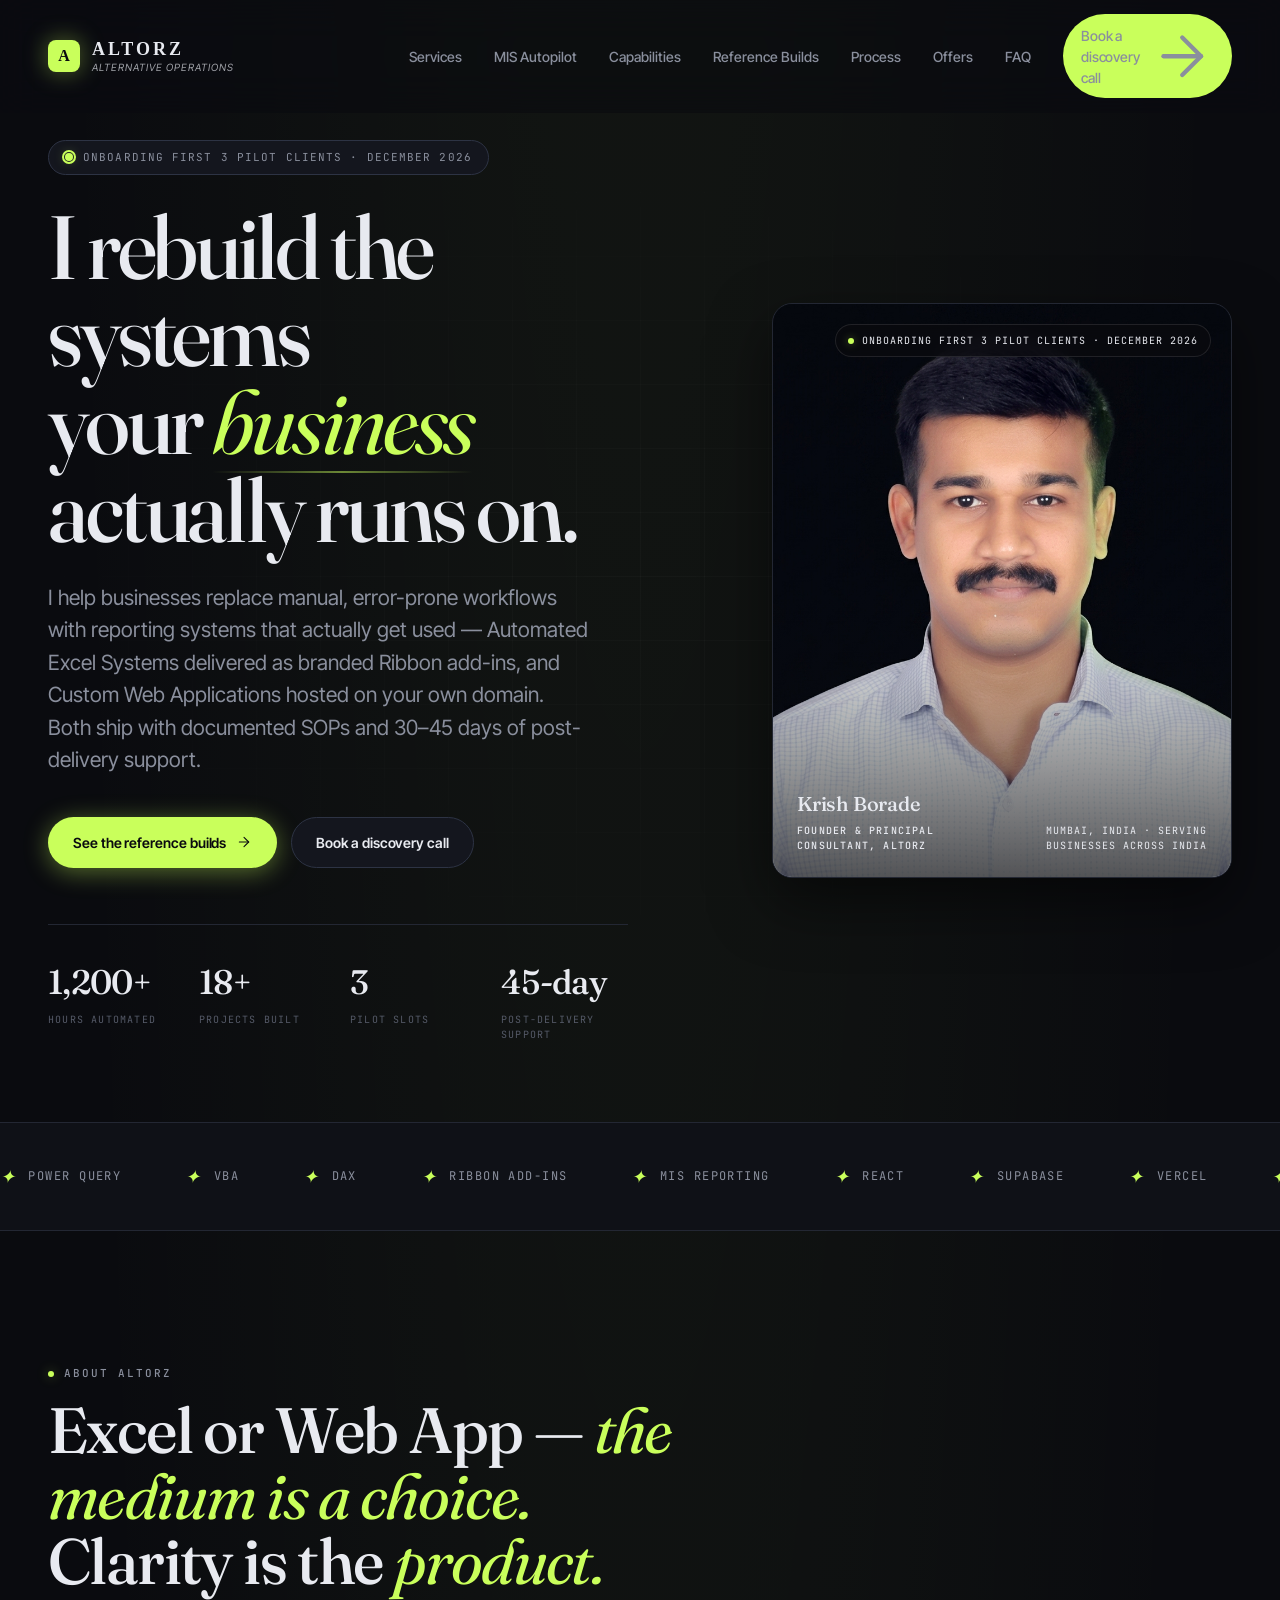
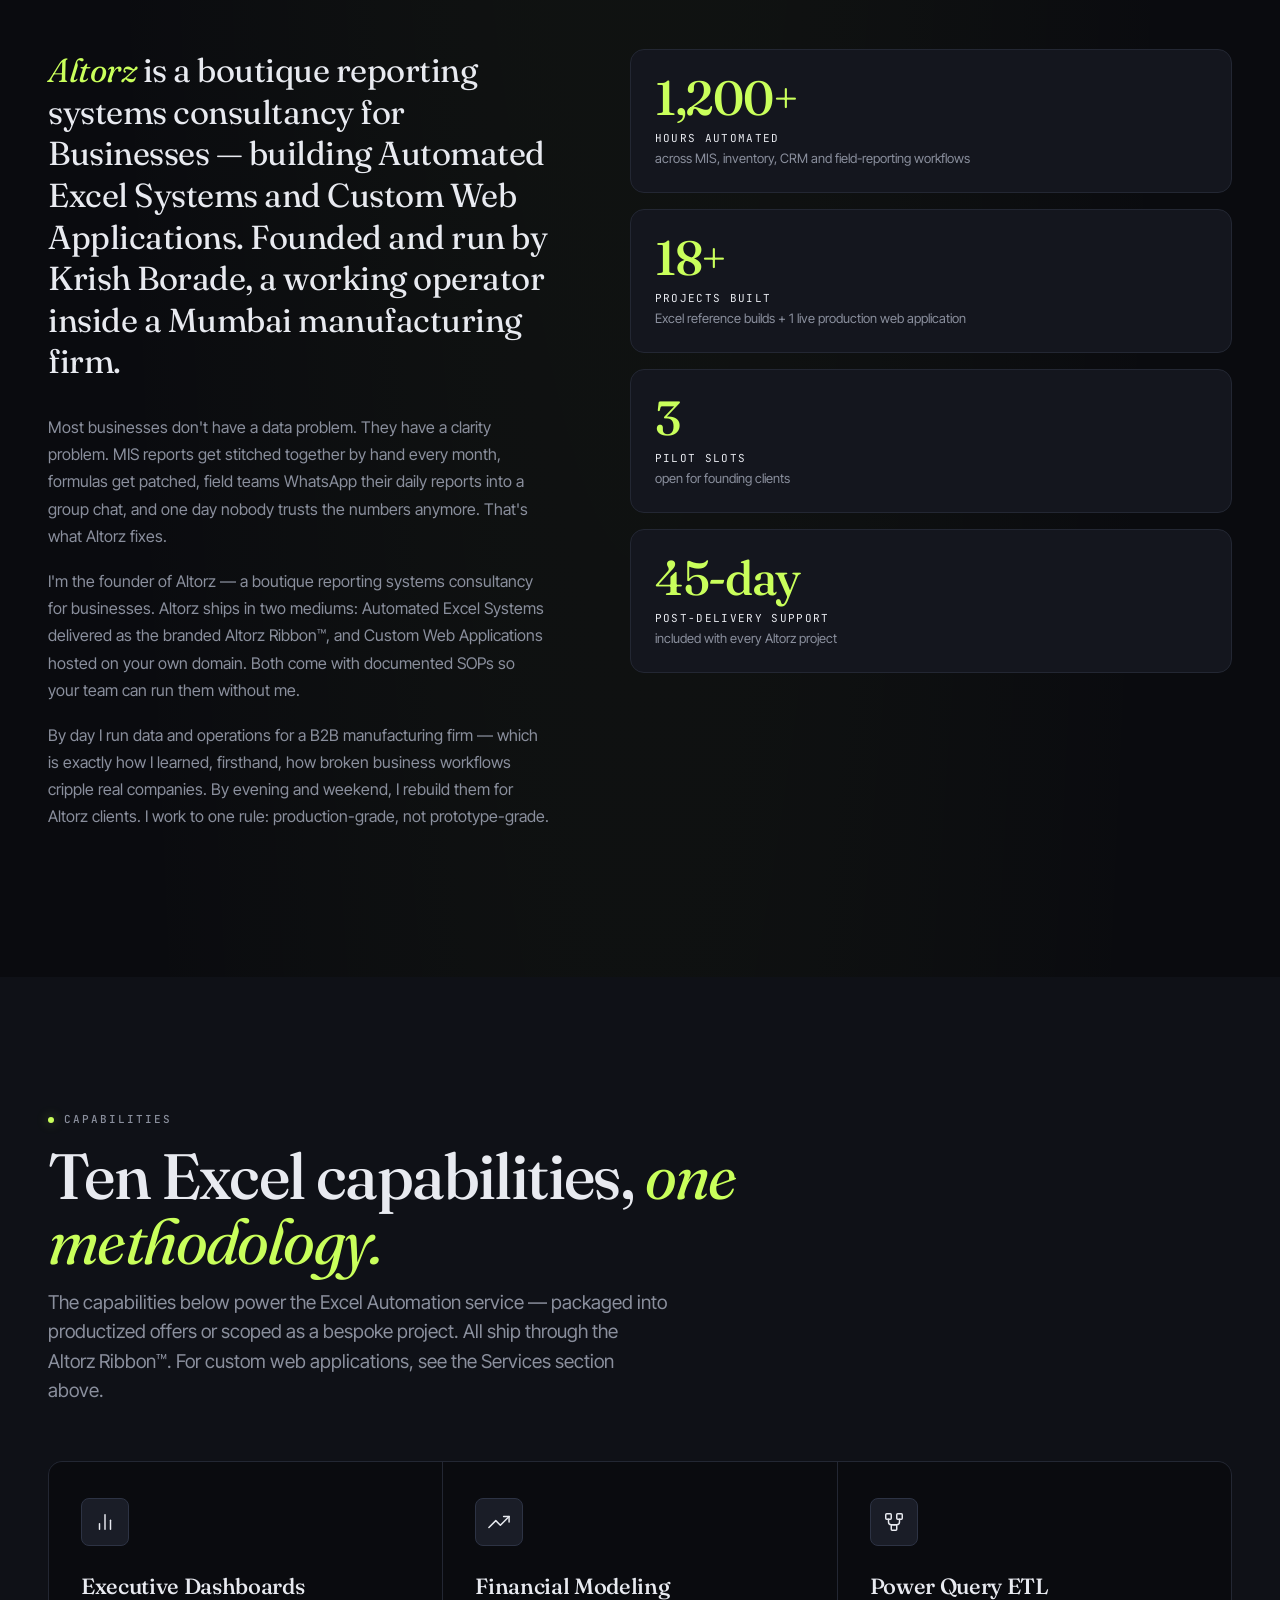
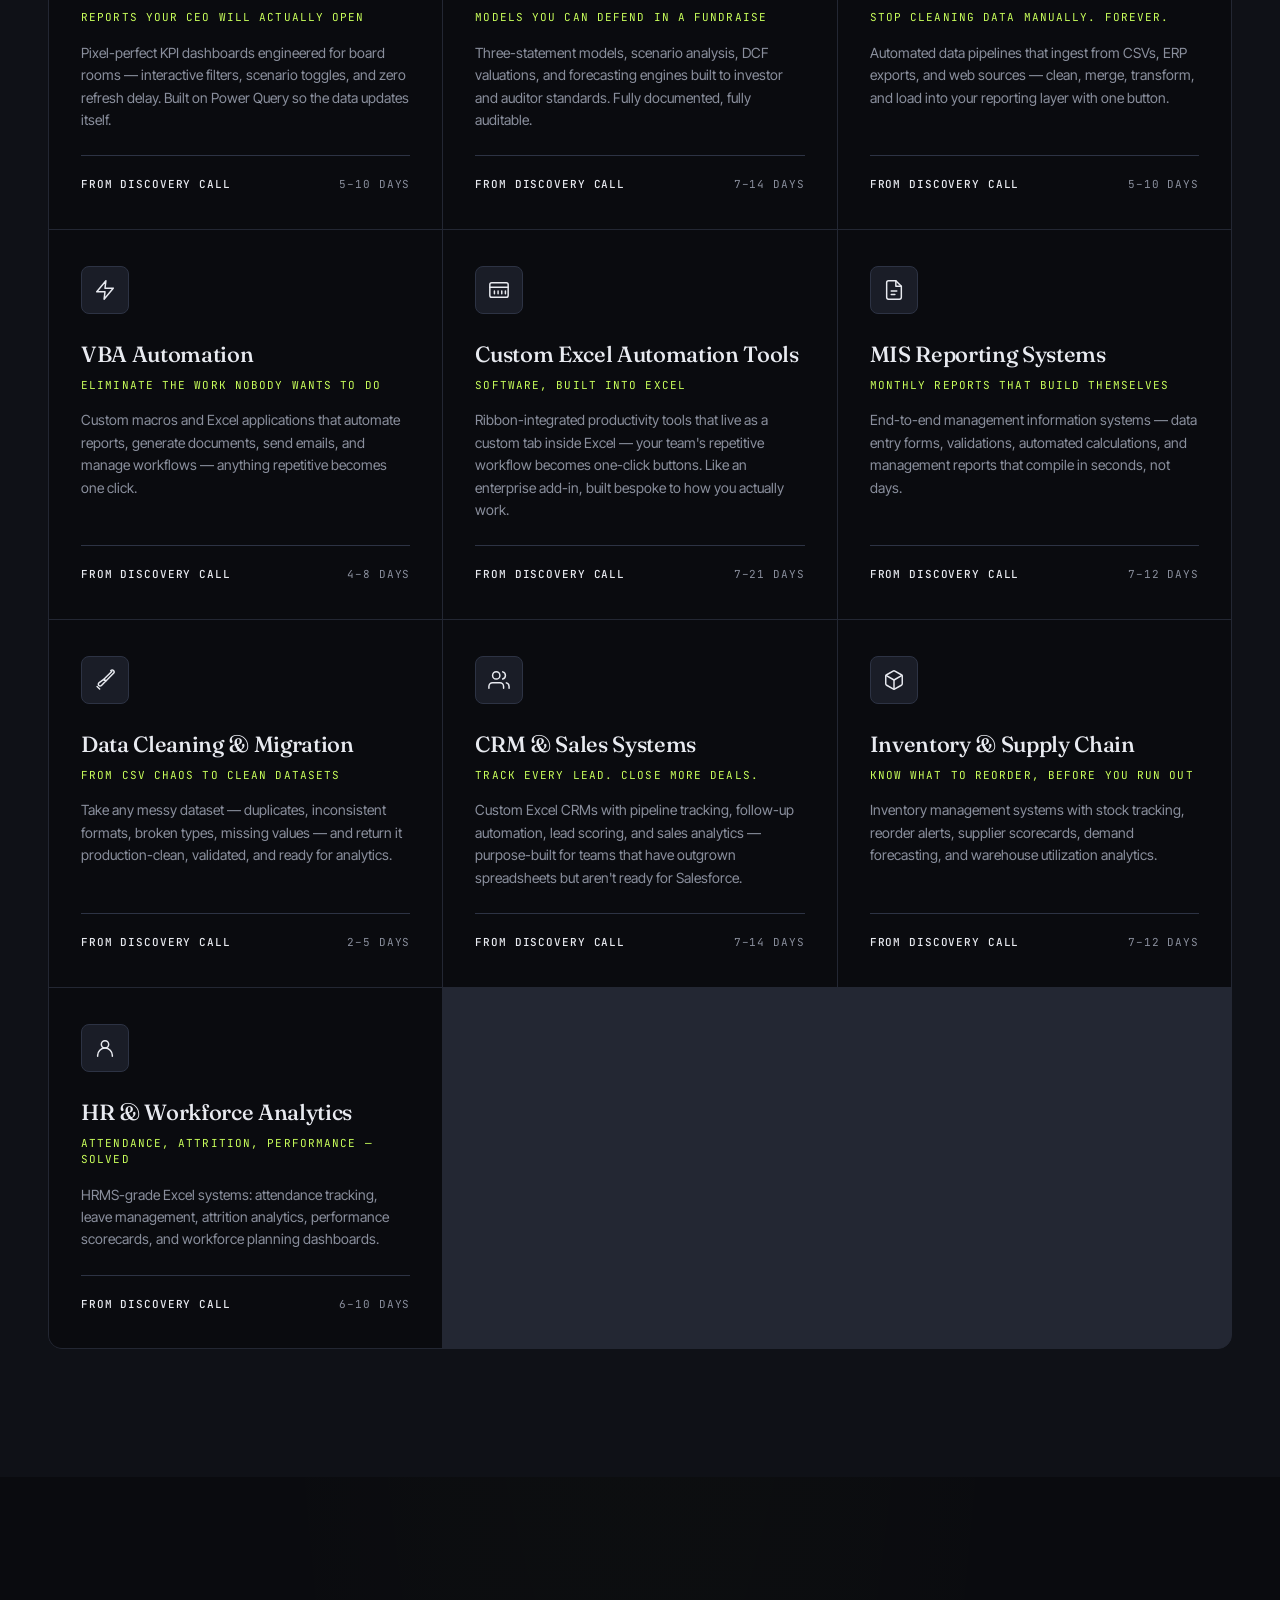
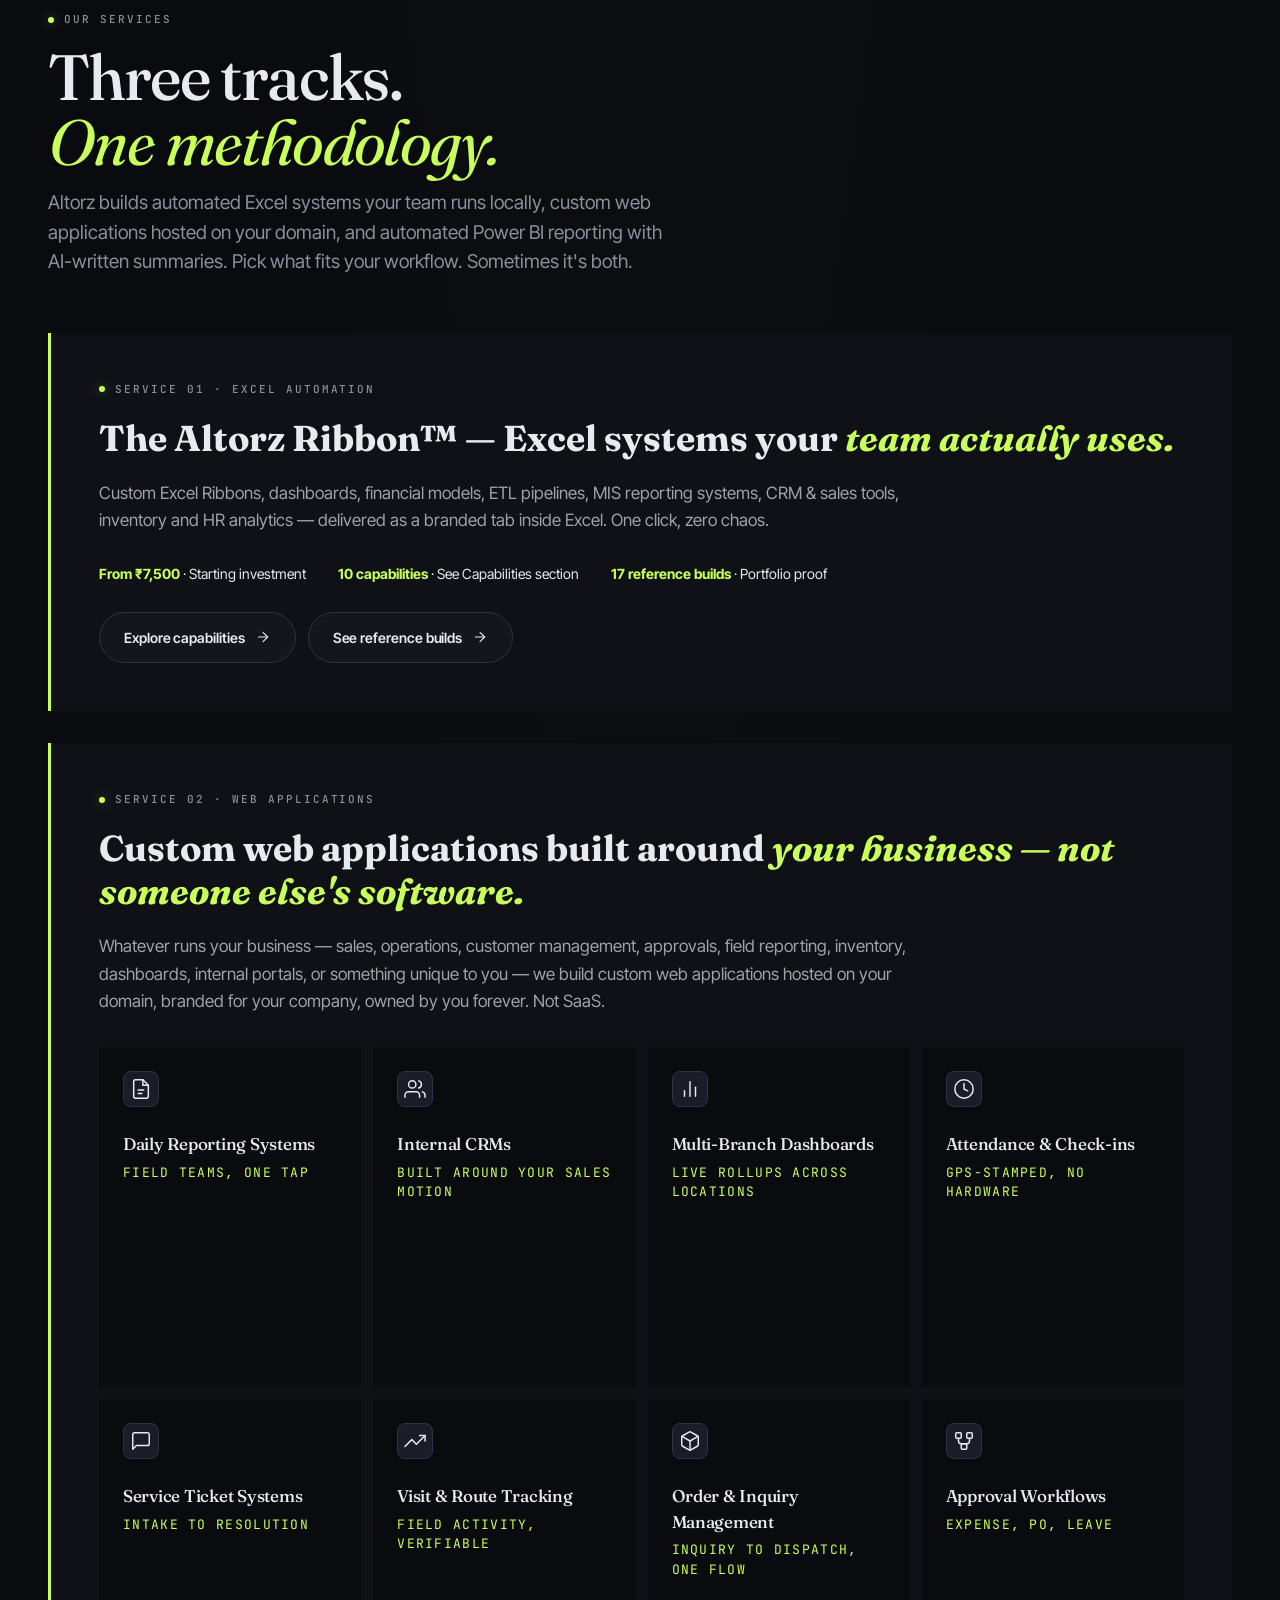
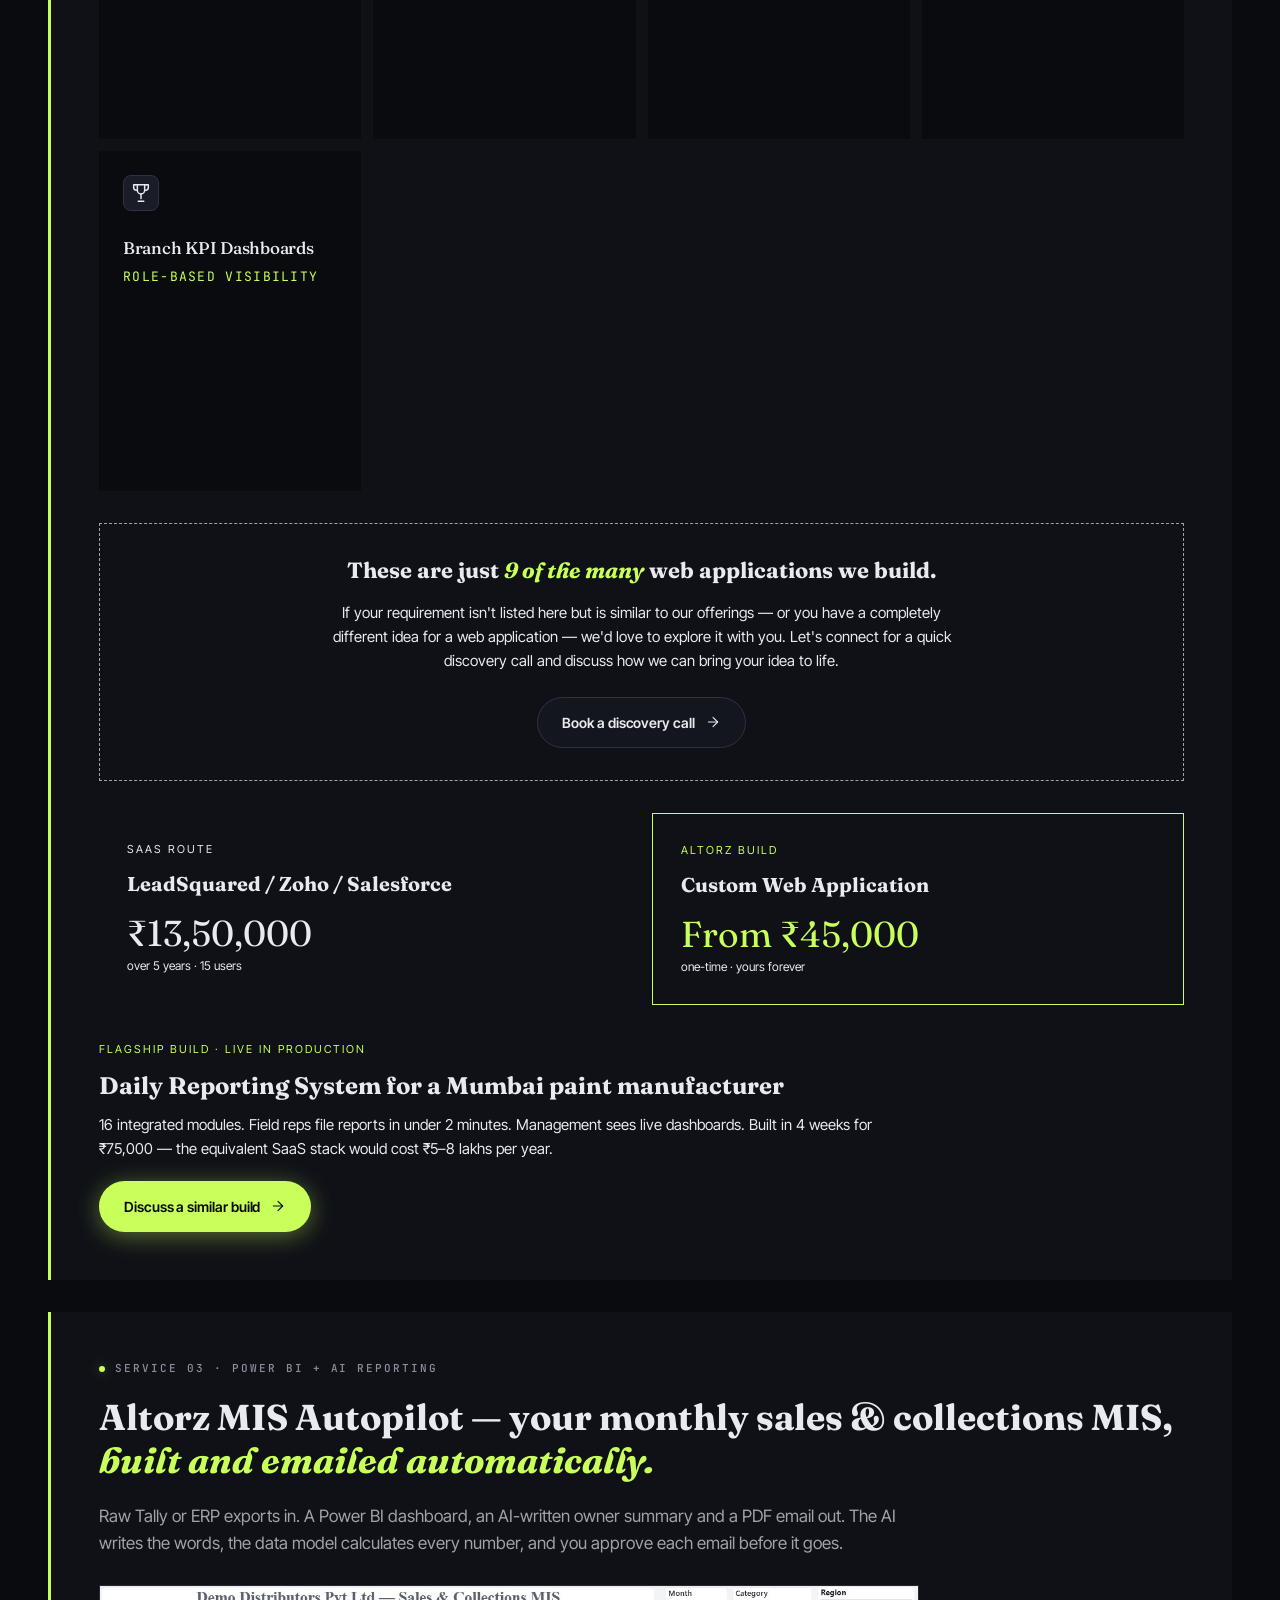
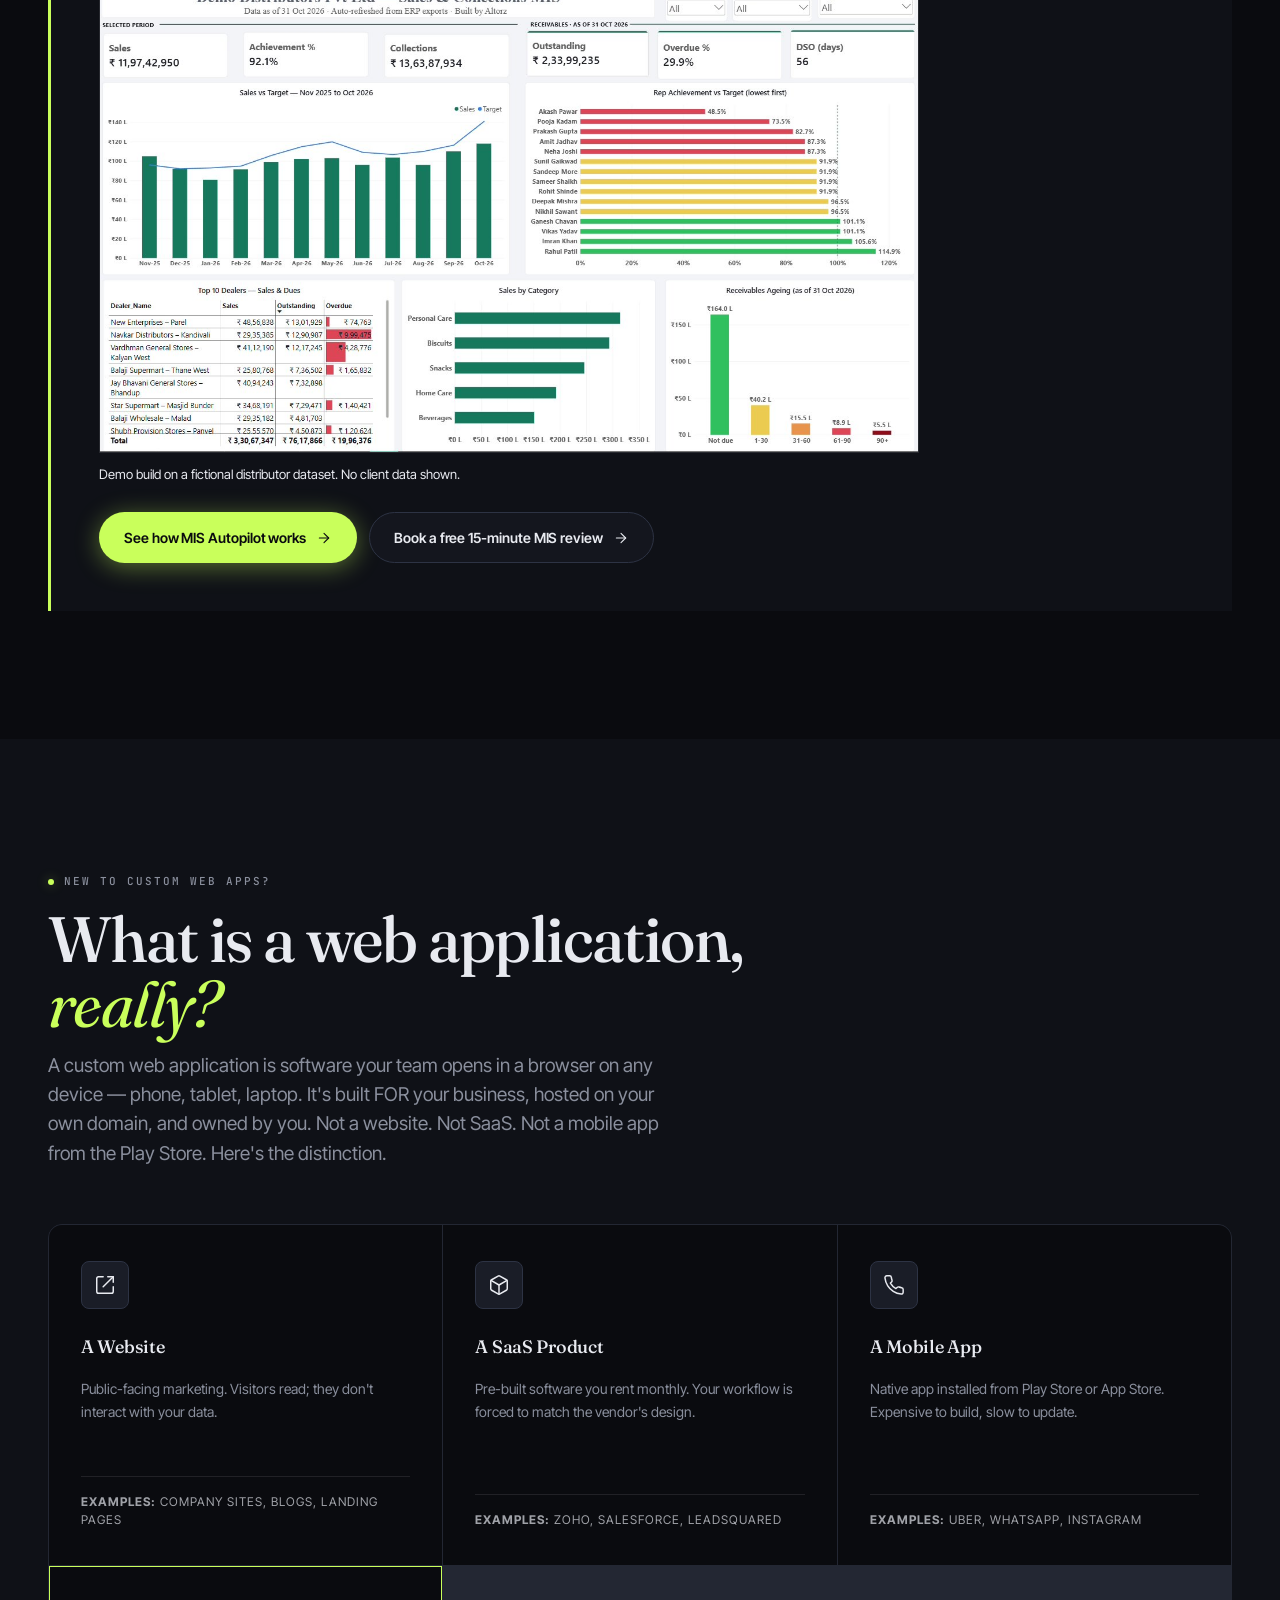
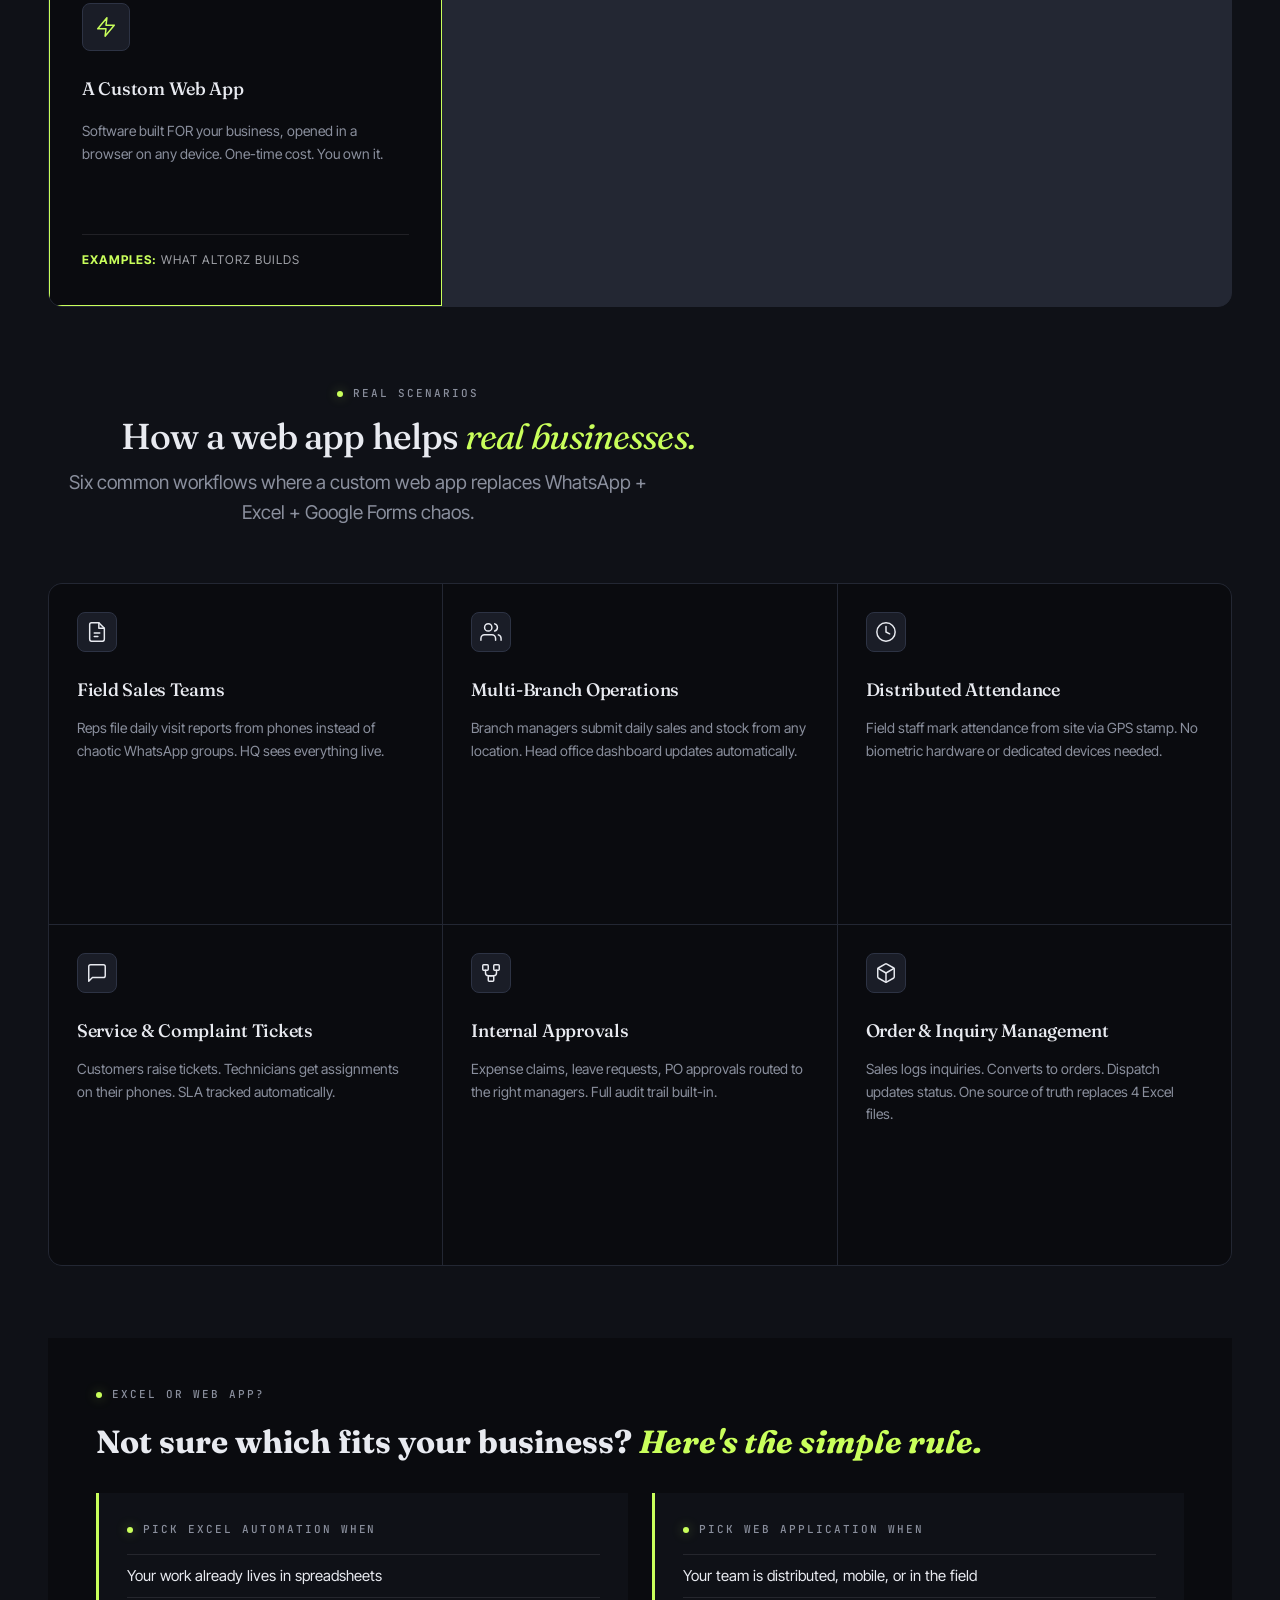
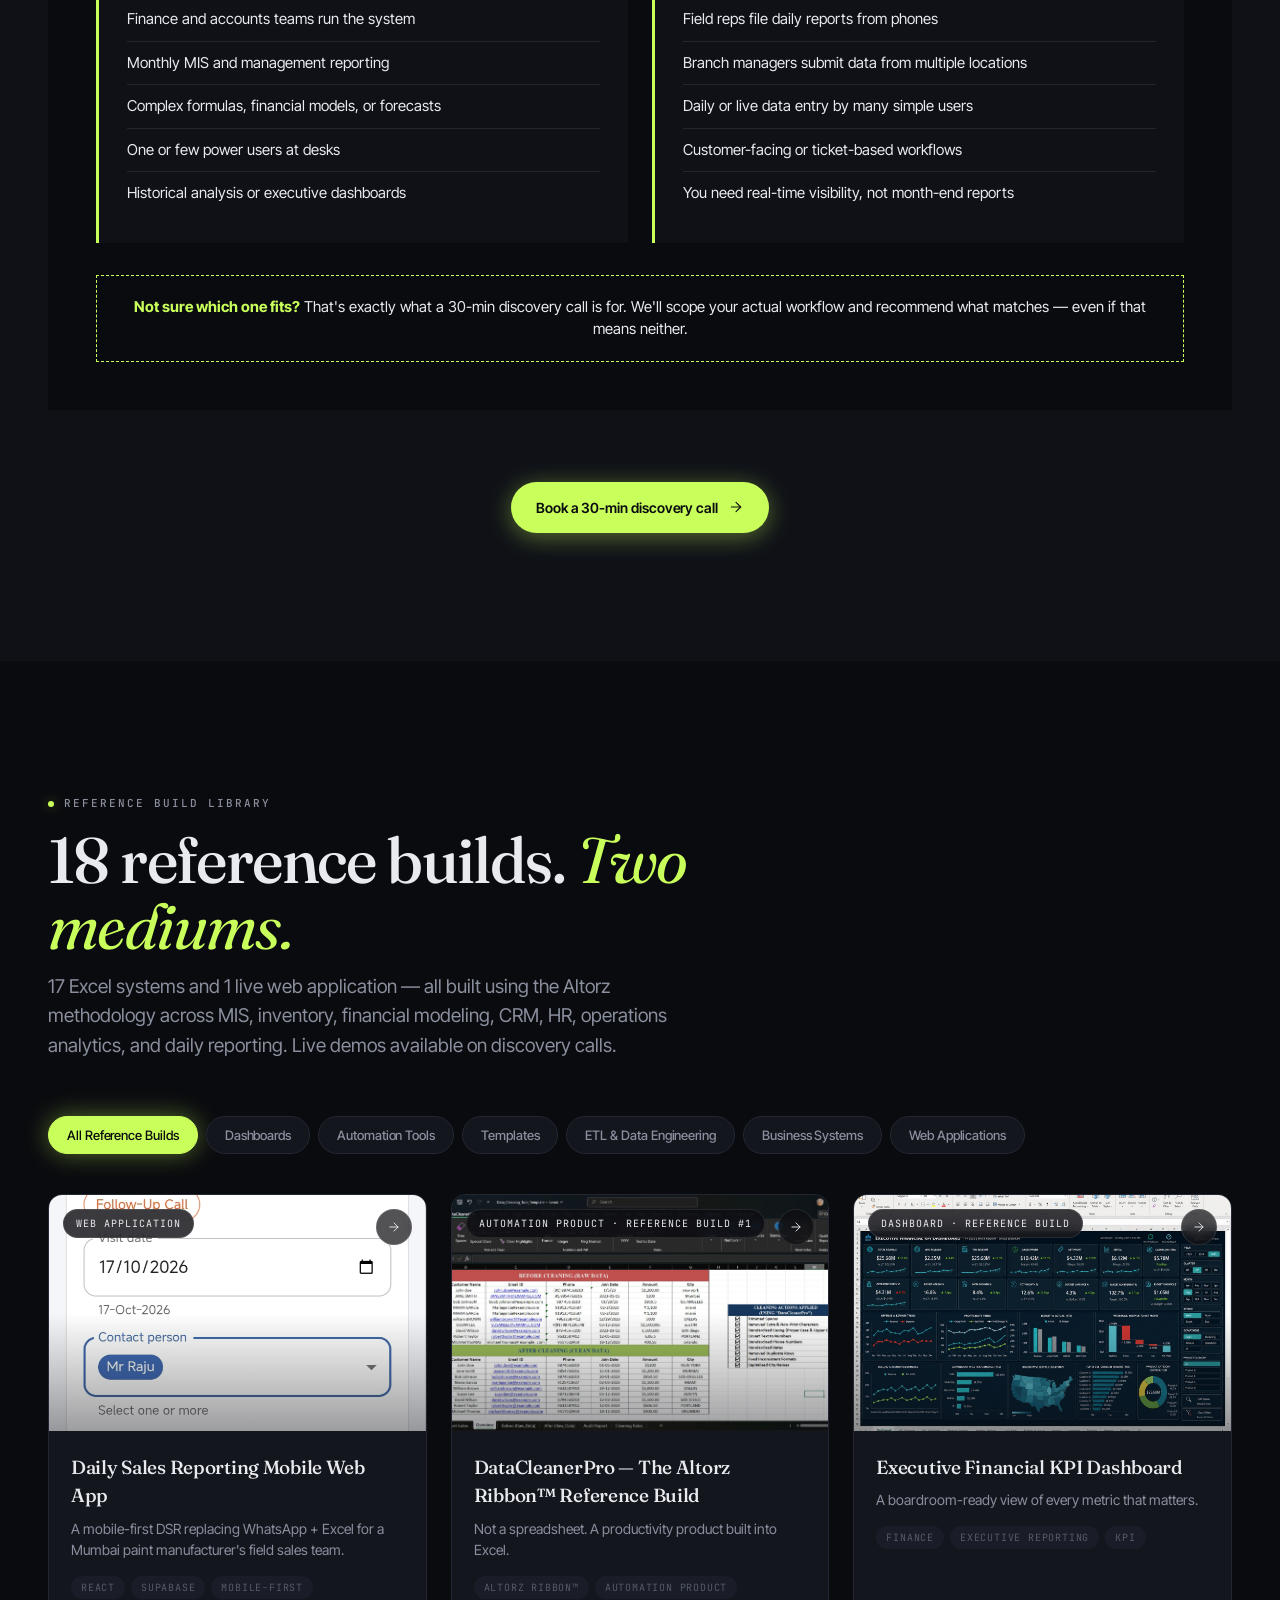
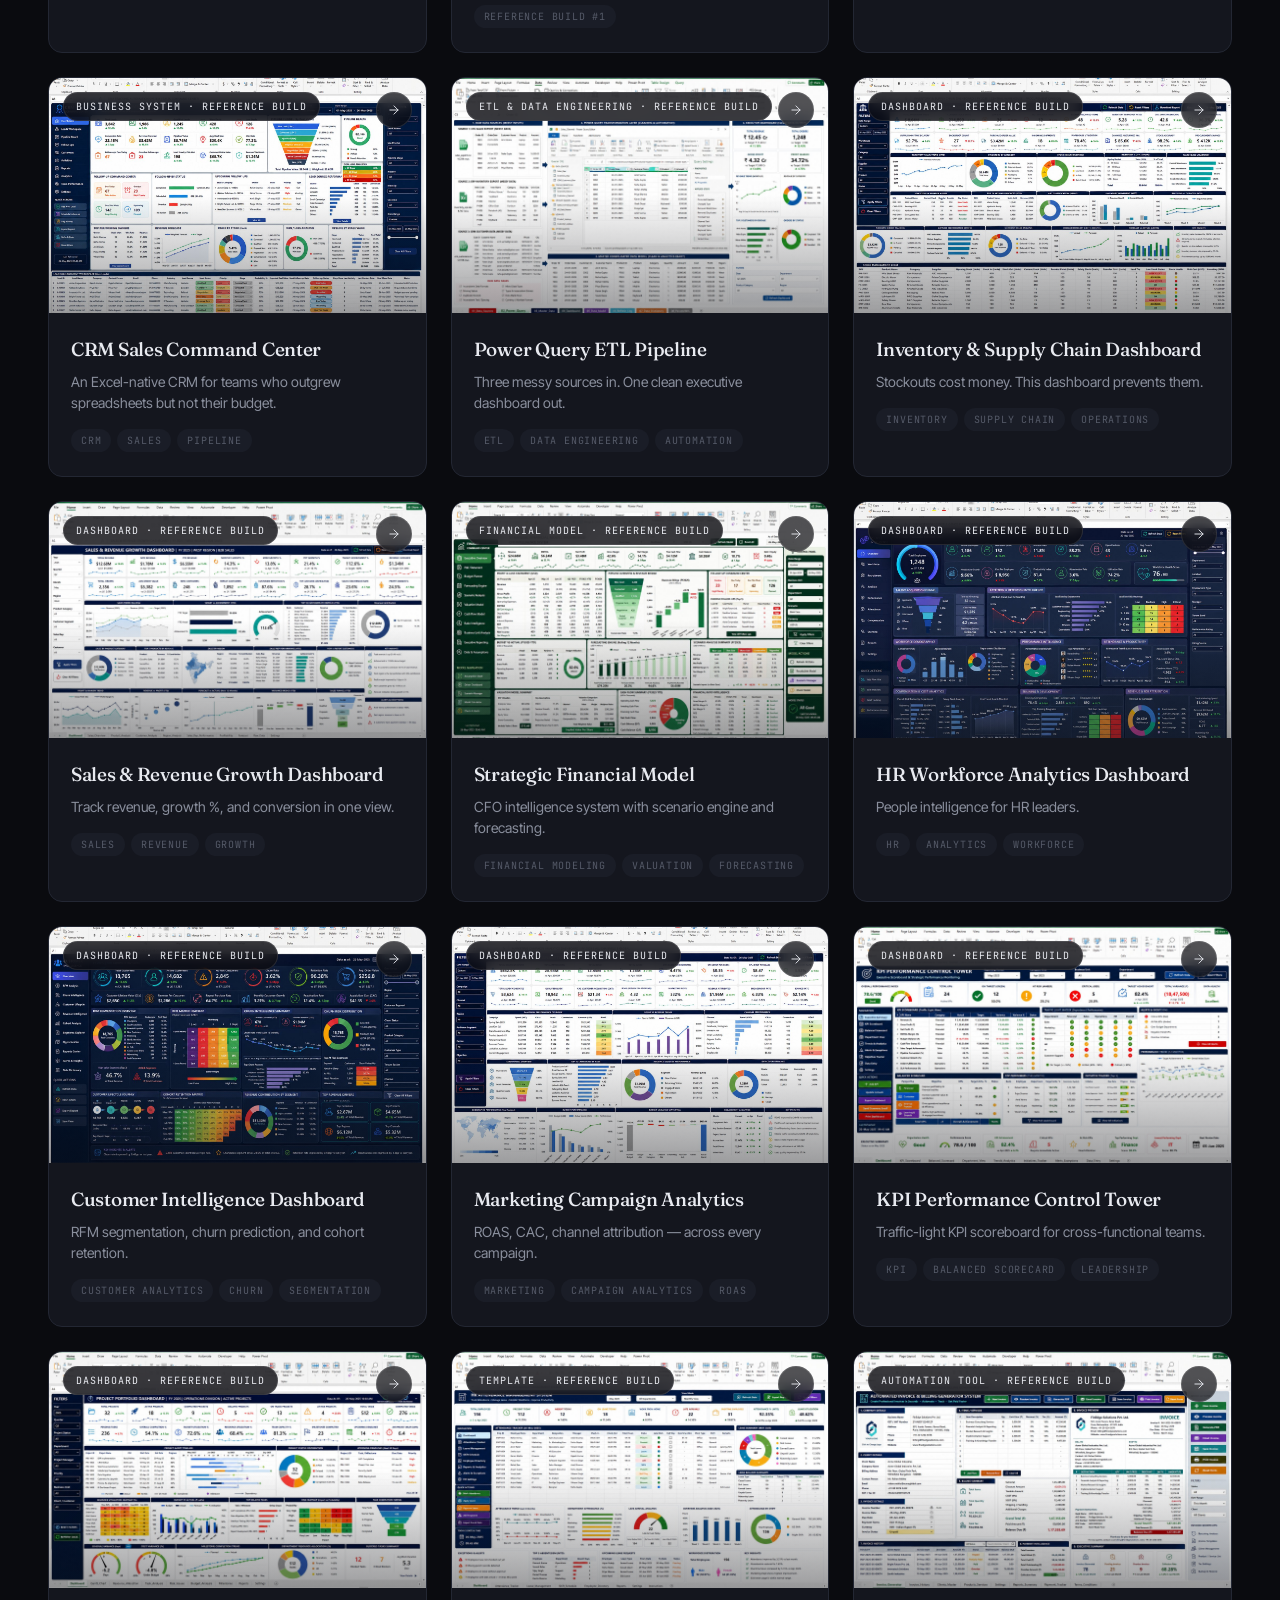
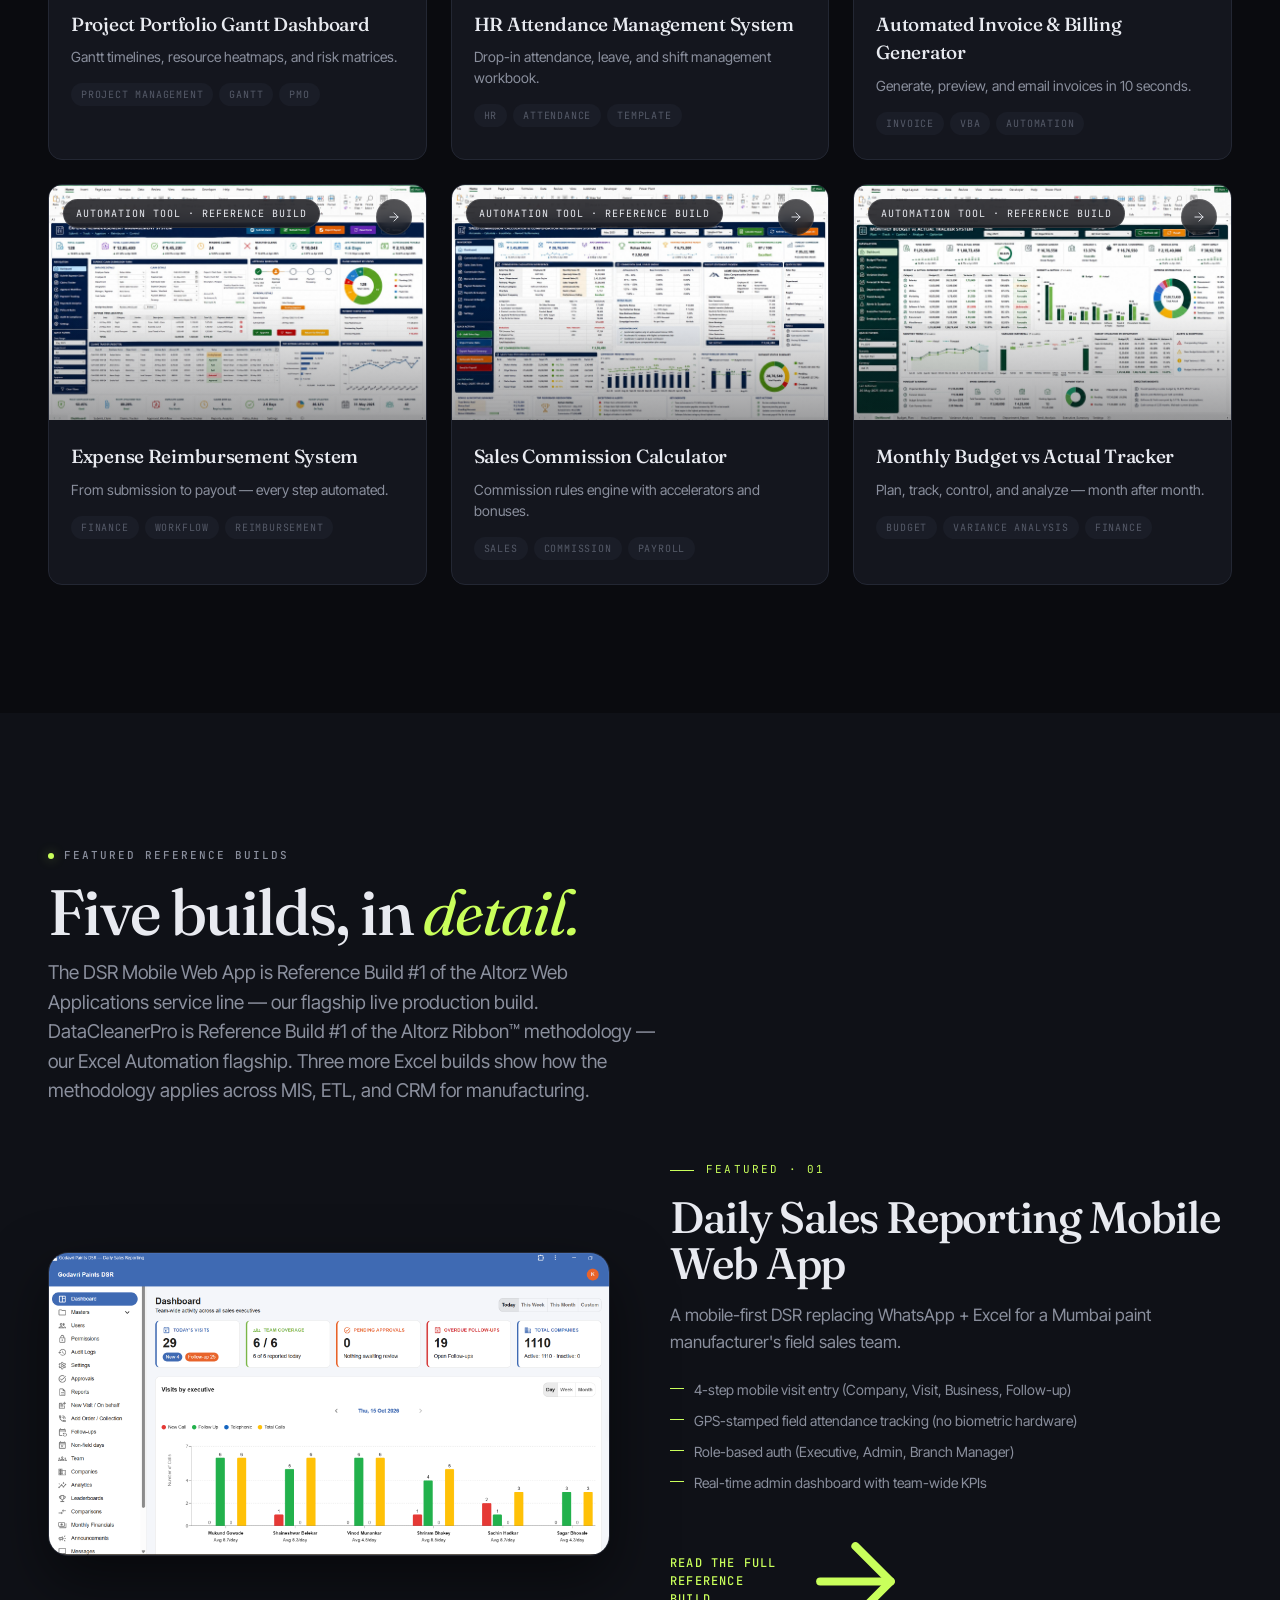
<file: index.html>
<!DOCTYPE html>
<html lang="en">
<head>
  <meta charset="UTF-8">
  <meta name="viewport" content="width=device-width, initial-scale=1.0">

  <!-- Primary SEO -->
  <meta
    name="description"
    content="Altorz builds reporting systems for Businesses — automated Excel systems and custom web applications. Founded by Krish Borade."
  >
  <meta
    name="keywords"
    content="Altorz, reporting systems India, Excel automation, custom web applications, business workflow automation, MIS automation, Excel dashboards, CRM systems, DSR mobile app, Krish Borade Mumbai, Altorz Ribbon, custom business software"
  >
  <meta name="author" content="Krish Borade">

  <!-- Open Graph -->
  <meta property="og:type" content="website">
  <meta
    property="og:title"
    content="Altorz — Reporting Systems for Businesses · Excel Automation + Custom Web Apps"
  >
  <meta
    property="og:description"
    content="Automated Excel Systems and Custom Web Applications for Businesses across India. By Krish Borade, Founder of Altorz."
  >
  <meta property="og:image" content="https://www.altorz.com/assets/images/altorz-og-image.png">
<meta property="og:image:width" content="1200">
<meta property="og:image:height" content="630">
<meta property="og:image:alt" content="Altorz — Reporting Systems for Businesses · Excel Automation + Custom Web Apps">
  <meta property="og:url" content="https://altorz.com">
  <meta property="og:site_name" content="Altorz">

  <!-- Twitter Card -->
  <meta name="twitter:card" content="summary_large_image">
  <meta
    name="twitter:title"
    content="Altorz — Reporting Systems for Businesses · Excel Automation + Custom Web Apps"
  >
  <meta
    name="twitter:description"
    content="Automated Excel systems and business workflow automation for businesses across India. By Krish Borade, Founder of Altorz."
  >
  <meta name="twitter:image" content="https://www.altorz.com/assets/images/altorz-og-image.png">

  <!-- Page Title -->
  <title>Altorz — Reporting Systems for Businesses · Excel Automation + Custom Web Apps</title>

  <!-- Preconnect -->
  <link rel="preconnect" href="https://fonts.googleapis.com">
  <link rel="preconnect" href="https://fonts.gstatic.com" crossorigin>

  <!-- Fonts: Fraunces (display), Inter Tight (body), JetBrains Mono (mono) -->
  <link
    href="https://fonts.googleapis.com/css2?family=Fraunces:opsz,wght@9..144,400;9..144,500;9..144,600&family=JetBrains+Mono:wght@400;500;600&family=Inter+Tight:wght@400;500;600;700&display=swap"
    rel="stylesheet"
  >

  <!-- Styles -->
  <link rel="stylesheet" href="css/main.css">

  <!-- Favicon -->
  <link
    rel="icon"
    type="image/png"
    sizes="512x512"
    href="/assets/images/altorz-favicon.png"
  >
  <link
    rel="icon"
    type="image/png"
    sizes="32x32"
    href="/assets/images/altorz-favicon.png"
  >
  <link
    rel="apple-touch-icon"
    href="/assets/images/altorz-favicon.png"
  >
</head>

<body>

  <!-- ============ NAVIGATION ============ -->
  <nav class="nav" id="nav"></nav>

  <!-- ============ HERO ============ -->
  <header class="hero" id="home">
    <div id="hero"></div>
  </header>

  <!-- ============ TRUST STRIP ============ -->
  <section class="trust-strip" id="trustStrip"></section>

  <!-- ============ ABOUT ============ -->
  <section class="section" id="about"></section>

    <!-- ============ CAPABILITIES ============ -->
  <section class="section" id="services" style="background: var(--bg-2);"></section>

    <!-- ============ WEB APPLICATIONS (NEW) ============ -->
  <section class="section" id="webApps"></section>

  <!-- ============ WEB APP EXPLAINER (NEW) ============ -->
  <section class="section" id="webAppExplainer" style="background: var(--bg-2);"></section>

  <!-- ============ PORTFOLIO ============ -->
  <section class="section" id="work"></section>

  <!-- ============ FEATURED CASE STUDIES ============ -->
  <section class="section" id="featured" style="background: var(--bg-2);"></section>

  <!-- ============ ETL LIVE DEMO ============ -->
  <section class="section etl-section" id="etlDemo"></section>

  <!-- ============ DSR LIVE DEMO (NEW) ============ -->
  <section class="section" id="dsrDemo" style="background: var(--bg-2);"></section>

  <!-- ============ SKILLS ============ -->
  <section class="section" id="skills"></section>

  <!-- ============ PROCESS ============ -->
  <section class="section" id="process" style="background: var(--bg-2);"></section>

  <!-- ============ WHY ME ============ -->
  <section class="section" id="whyMe"></section>

  <!-- ============ TESTIMONIALS ============ -->
  <section class="section" id="testimonials" style="background: var(--bg-2);"></section>

  <!-- ============ PRICING ============ -->
  <section class="section" id="pricing"></section>

  <!-- ============ FAQ ============ -->
  <section class="section" id="faq" style="background: var(--bg-2);"></section>

  <!-- ============ CONTACT ============ -->
  <section class="section contact-section" id="contact"></section>

  <!-- ============ FOOTER ============ -->
  <footer class="footer" id="footer"></footer>

  <!-- ============ MODAL ============ -->
  <div class="modal-overlay" id="modalOverlay">
    <div class="modal" id="modalContent"></div>
  </div>

  <!-- ============ APP ============ -->
  <script src="js/main.js"></script>

<!-- Hidden form for Netlify Forms detection at build time.
     The visible form is rendered dynamically by js/main.js and submits to this. -->
<form name="project-inquiry" netlify netlify-honeypot="bot-field" hidden>
  <input type="text" name="name" />
  <input type="email" name="email" />
  <input type="text" name="company" />
  <input type="text" name="service" />
  <textarea name="message"></textarea>
</form>
</body>
</html>
</file>
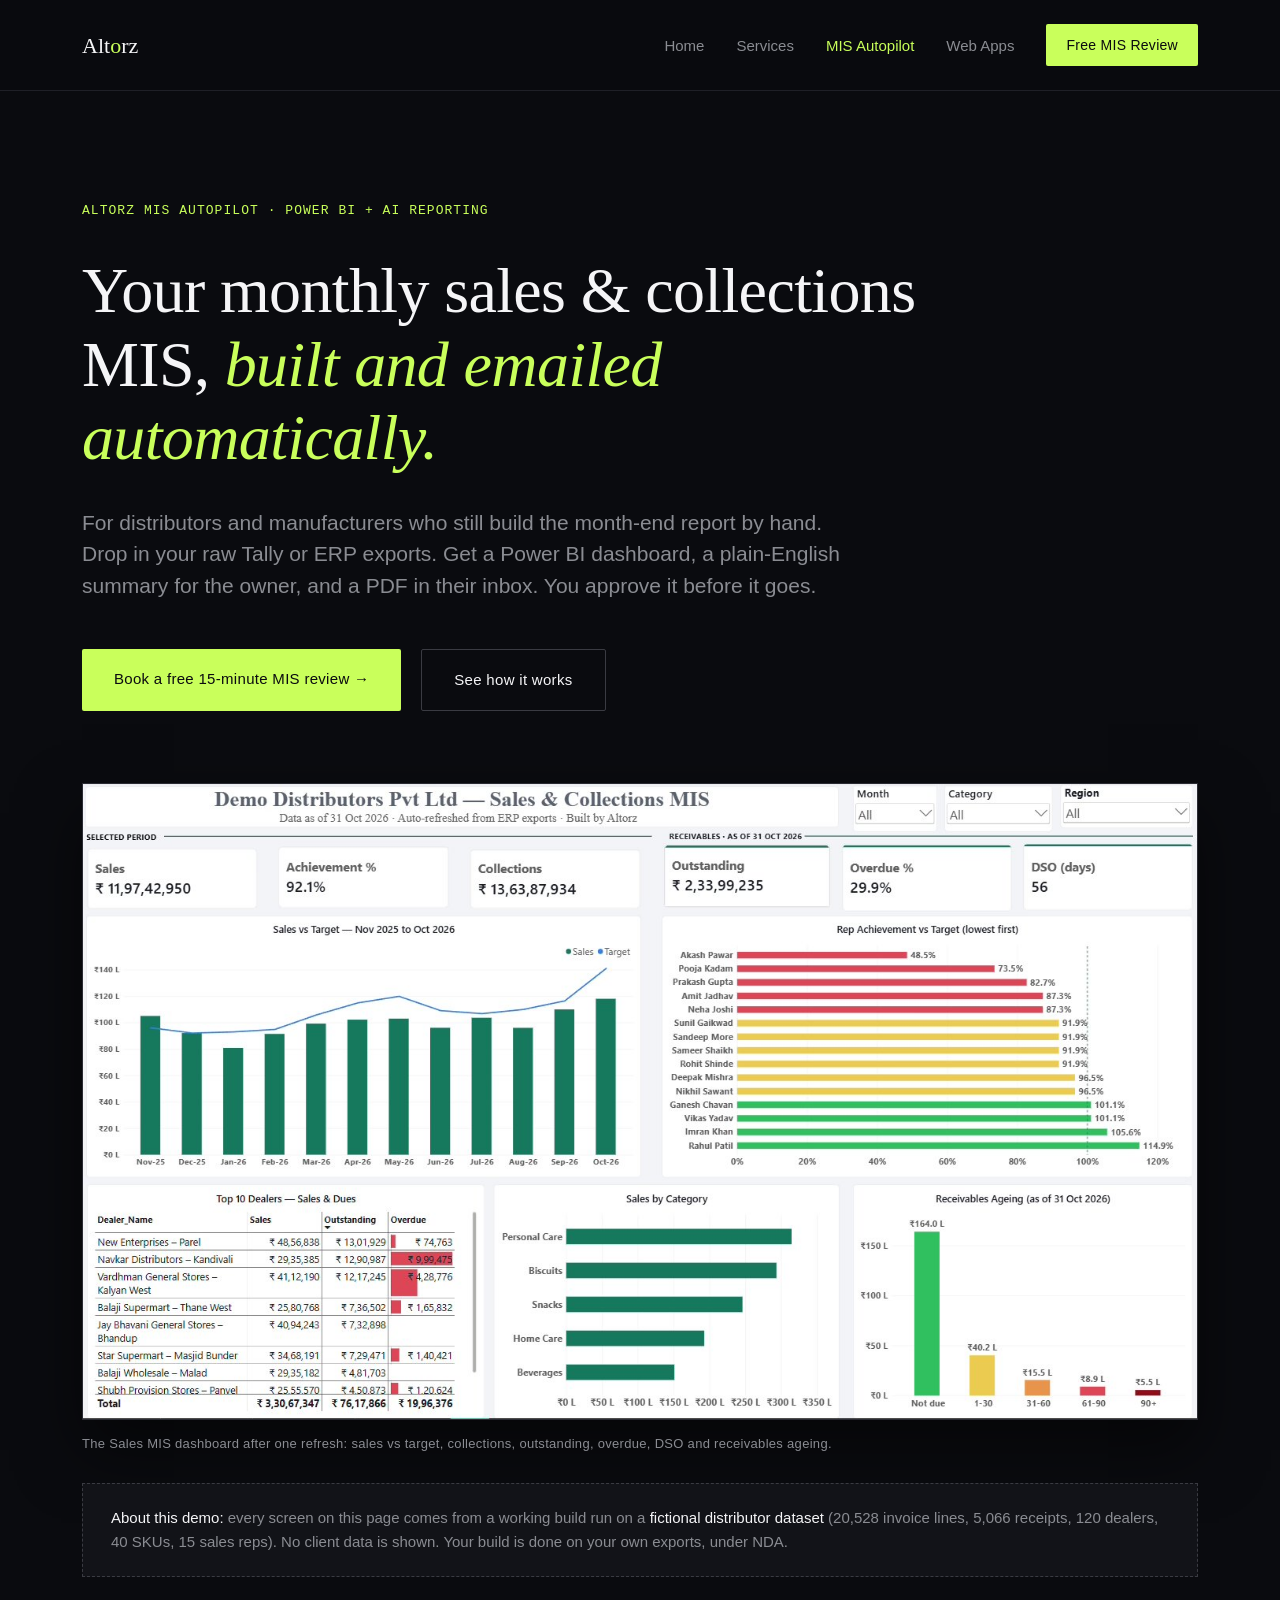
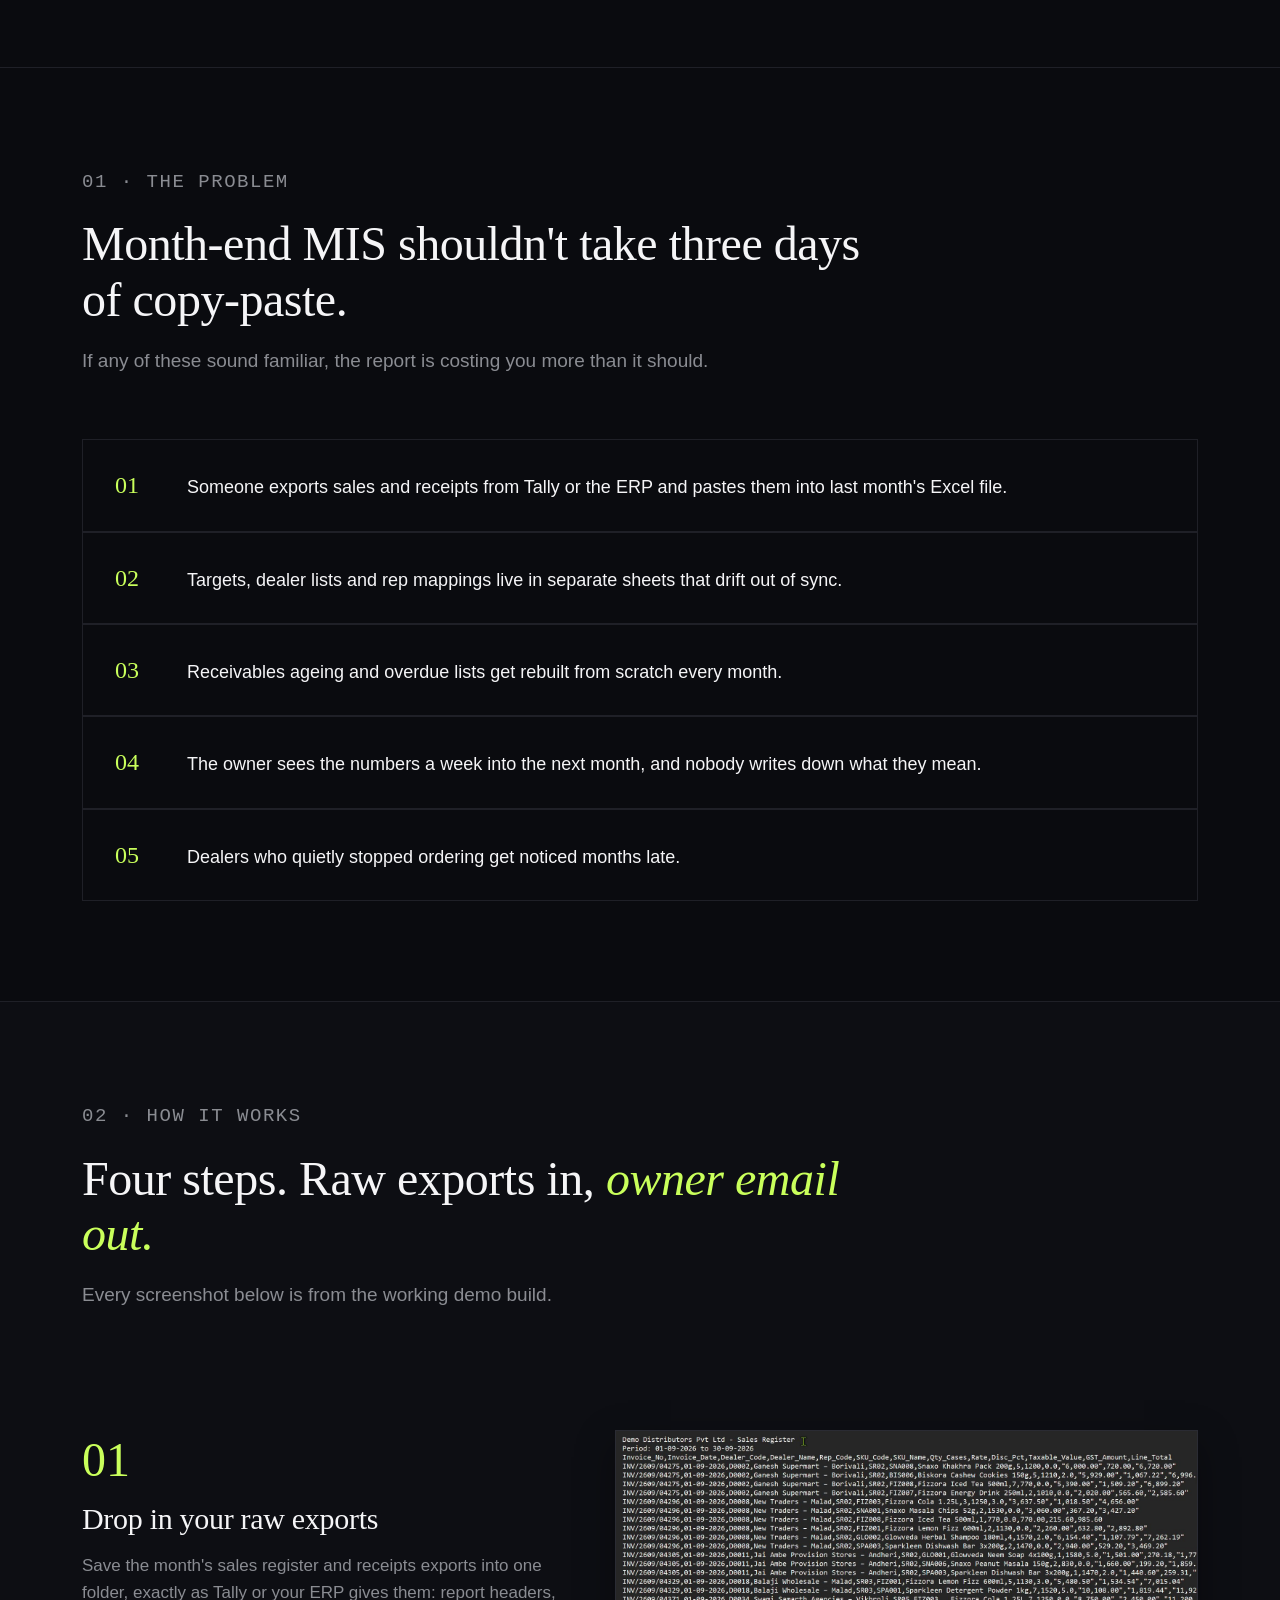
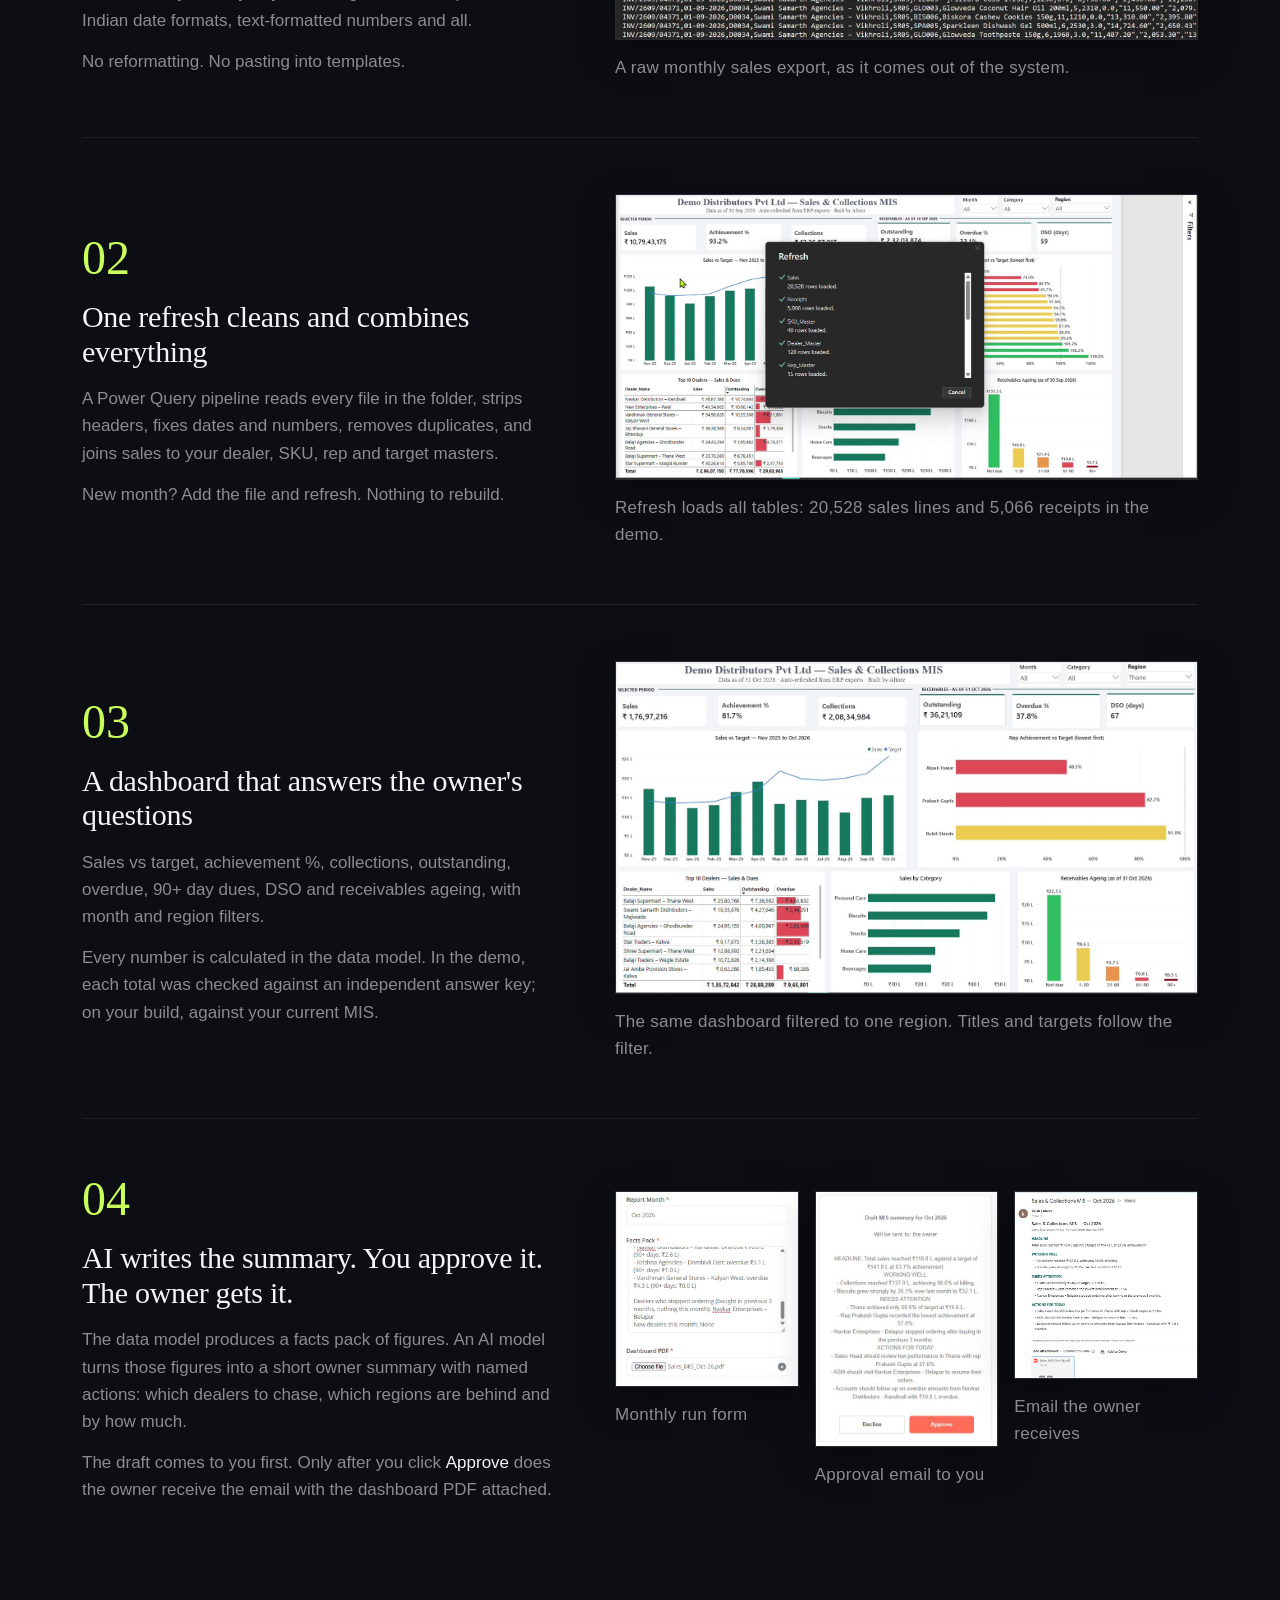
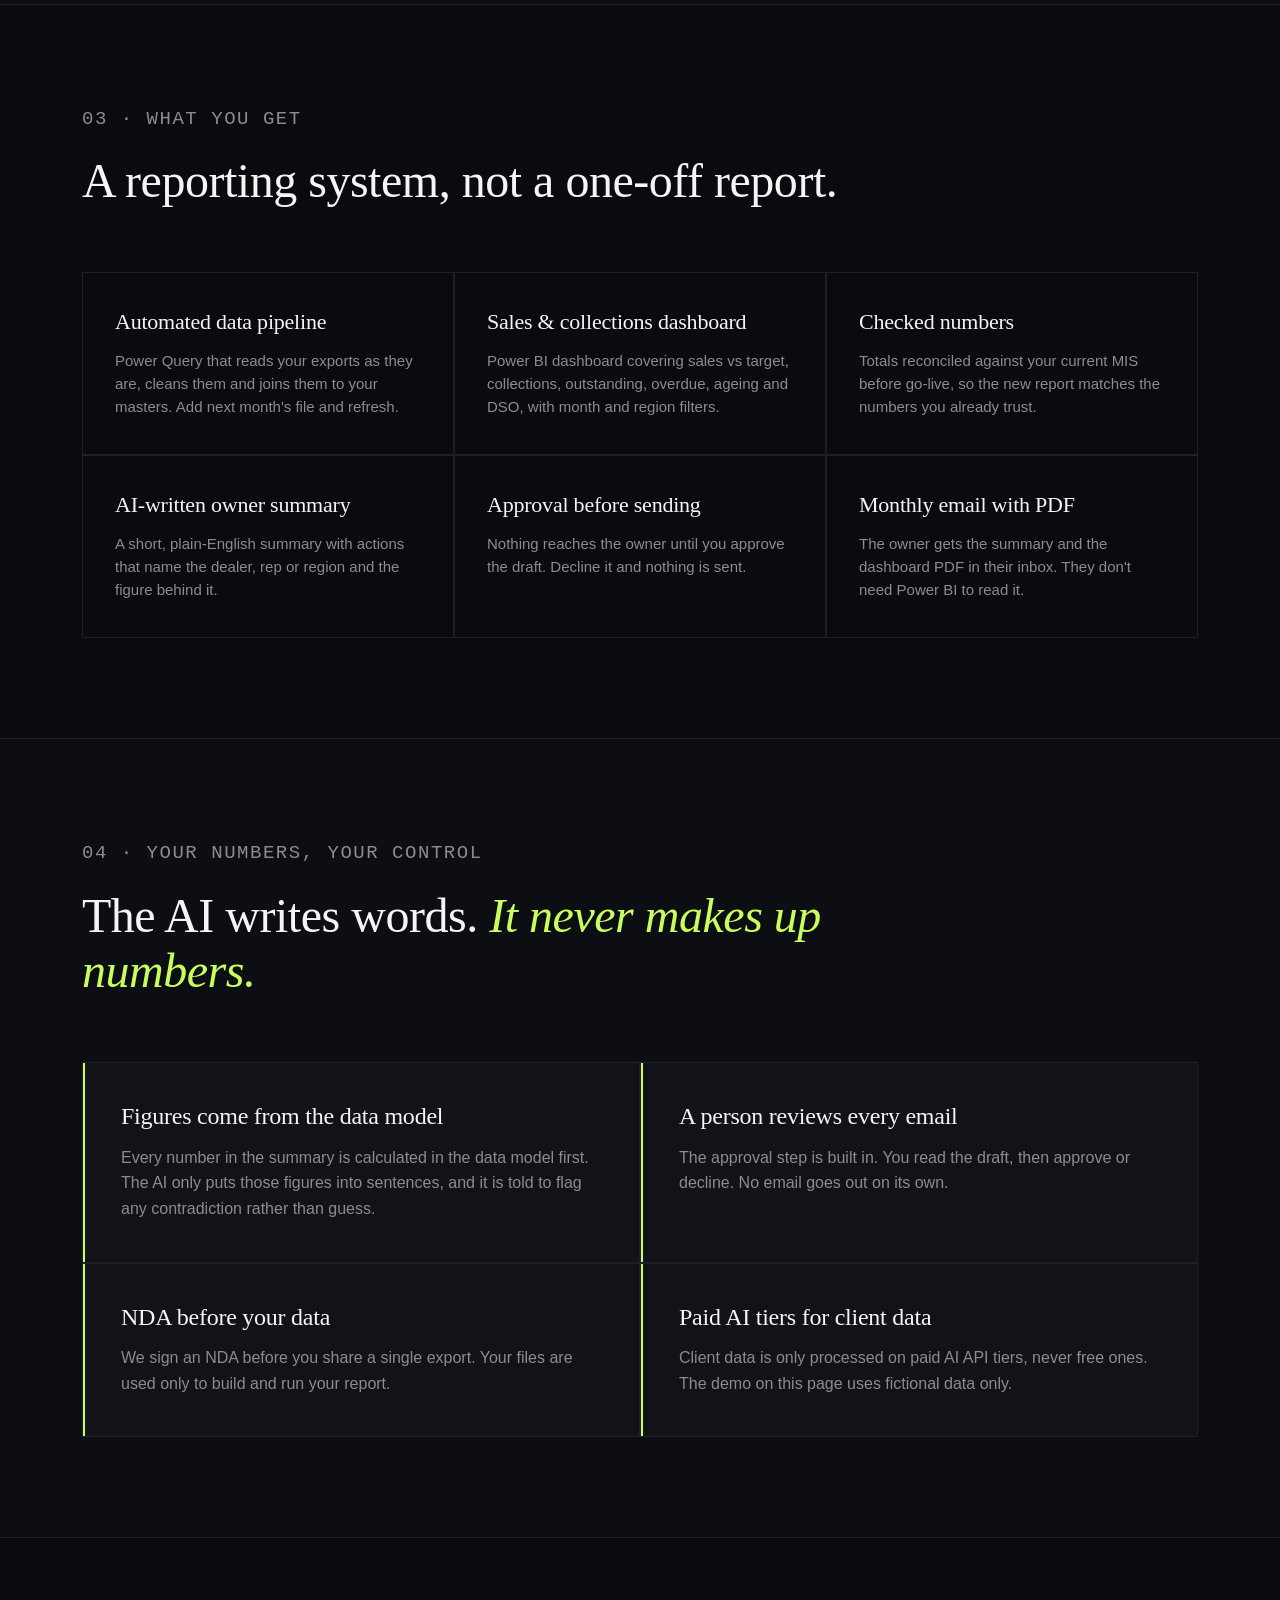
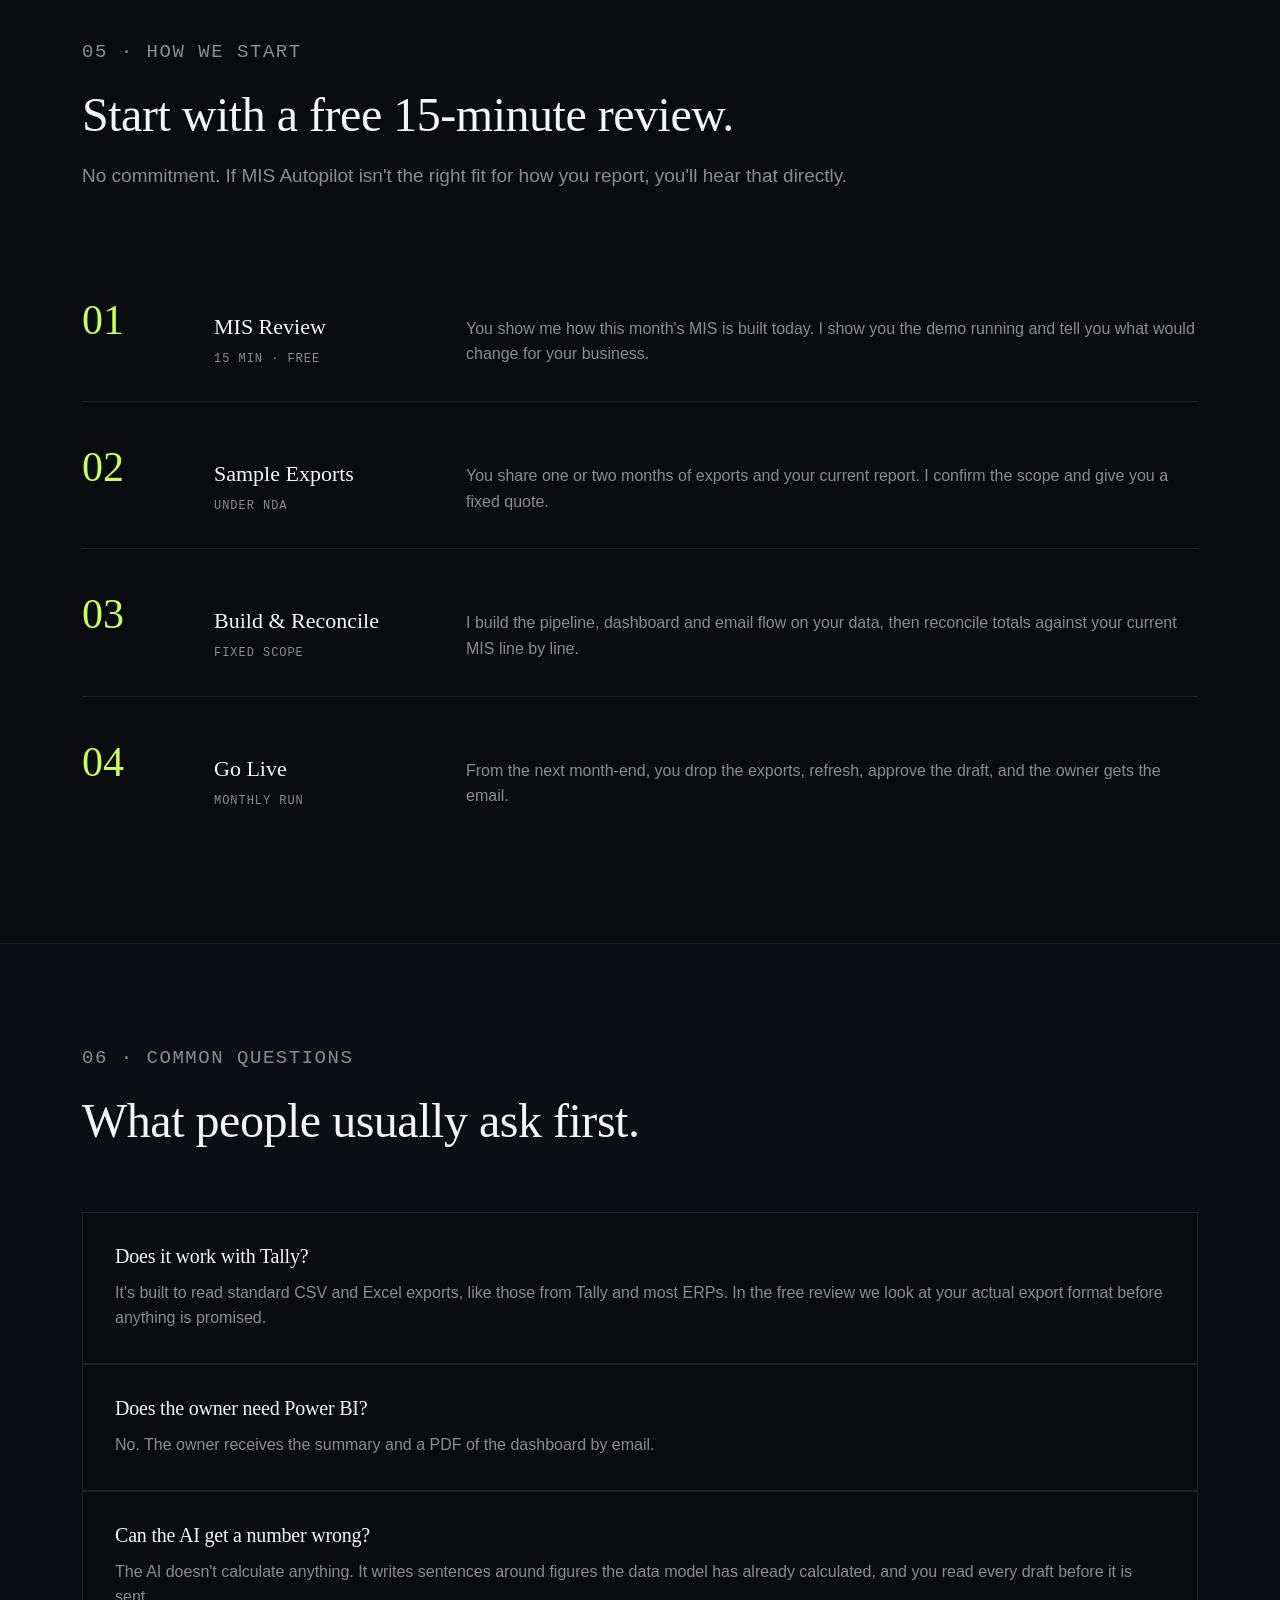
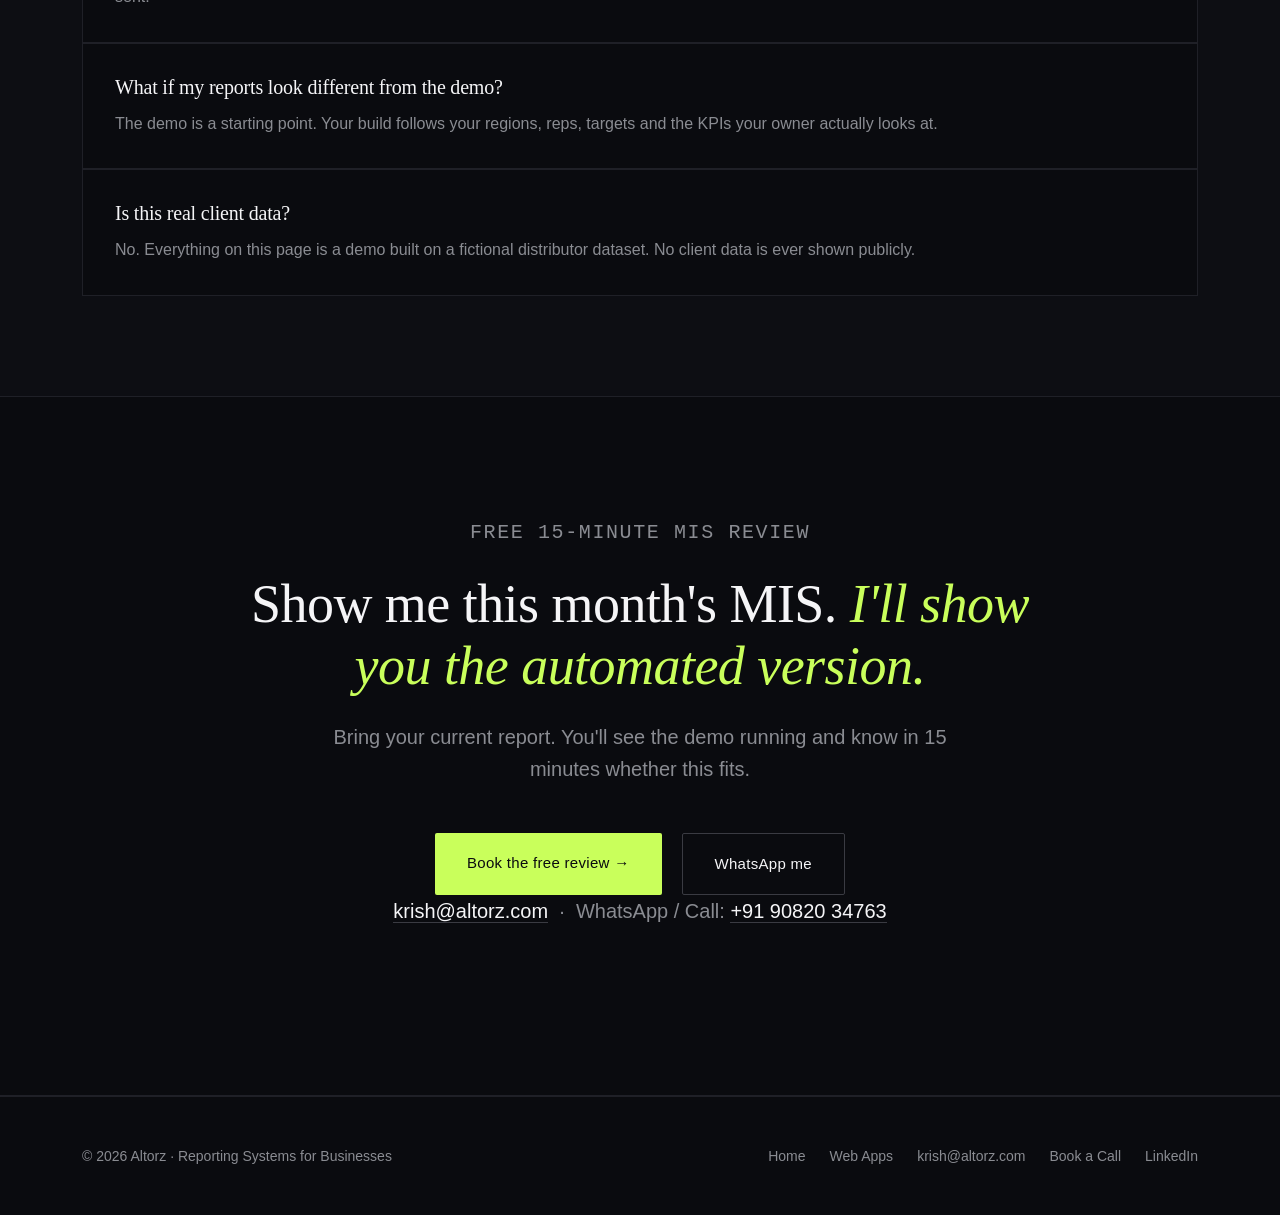
<file: mis-autopilot.html>
<!DOCTYPE html>
<html lang="en">
<head>
<meta charset="UTF-8">
<meta name="viewport" content="width=device-width, initial-scale=1.0">
<title>Altorz MIS Autopilot: Automated Sales &amp; Collections MIS for Distributors — Altorz</title>
<meta name="description" content="Your monthly sales and collections MIS, built from raw Tally or ERP exports, with a Power BI dashboard and an AI-written summary you approve before it is emailed. For distributors and manufacturers.">
<meta property="og:type" content="website">
<meta property="og:title" content="Altorz MIS Autopilot: your monthly MIS, built and emailed automatically">
<meta property="og:description" content="Raw ERP exports in. Power BI dashboard, owner summary and PDF email out. You approve every email before it goes.">
<meta property="og:image" content="https://www.altorz.com/assets/images/mis/mis-03-dashboard.jpg">
<meta property="og:url" content="https://www.altorz.com/mis-autopilot.html">
<meta property="og:site_name" content="Altorz">
<meta name="twitter:card" content="summary_large_image">
<meta name="twitter:image" content="https://www.altorz.com/assets/images/mis/mis-03-dashboard.jpg">
<link rel="icon" type="image/png" href="/assets/images/altorz-favicon.png">

<style>
/* ============================================
   ALTORZ — Editorial Tech Dark
   MIS Autopilot Service Page
   (same design tokens as web-applications.html)
   ============================================ */
:root {
  --void-black: #0A0B0F;
  --bright-paper: #F5F5F7;
  --signal-lime: #C9FF5B;
  --muted-steel: #6B6E75;
  --pale-lime: #F0F9DC;
  --dim-steel: #8A8C92;
  --line: #1F2027;
  --panel: #121318;
}
* { margin: 0; padding: 0; box-sizing: border-box; }
html { scroll-behavior: smooth; }
body {
  font-family: 'Aptos', 'Inter', -apple-system, BlinkMacSystemFont, sans-serif;
  background: var(--void-black);
  color: var(--bright-paper);
  line-height: 1.6;
  font-size: 17px;
  -webkit-font-smoothing: antialiased;
}
img { max-width: 100%; height: auto; display: block; }
.container { max-width: 1180px; margin: 0 auto; padding: 0 32px; }
h1, h2, h3, h4 { font-family: Georgia, 'Fraunces', serif; font-weight: normal; letter-spacing: -0.01em; line-height: 1.15; }
em { font-style: italic; color: var(--signal-lime); }
.mono { font-family: Consolas, 'JetBrains Mono', monospace; font-size: 13px; letter-spacing: 0.08em; text-transform: uppercase; color: var(--signal-lime); }

/* NAV */
nav { padding: 24px 0; border-bottom: 1px solid var(--line); position: sticky; top: 0; background: rgba(10,11,15,0.92); backdrop-filter: blur(12px); z-index: 100; }
nav .container { display: flex; justify-content: space-between; align-items: center; }
.logo { font-family: Georgia, serif; font-size: 22px; color: var(--bright-paper); text-decoration: none; }
.logo span { color: var(--signal-lime); }
.nav-links { display: flex; gap: 32px; list-style: none; align-items: center; }
.nav-links a { color: var(--dim-steel); text-decoration: none; font-size: 15px; transition: color 0.2s; }
.nav-links a:hover { color: var(--bright-paper); }
.nav-links a.active { color: var(--signal-lime); }

/* BUTTONS */
.cta-row { display: flex; gap: 20px; flex-wrap: wrap; }
.btn { display: inline-block; padding: 18px 32px; font-size: 15px; font-weight: 500; text-decoration: none; letter-spacing: 0.02em; border-radius: 2px; transition: all 0.2s; border: none; }
.btn-primary { background: var(--signal-lime); color: var(--void-black) !important; }
.btn-primary:hover { background: var(--pale-lime); transform: translateY(-1px); }
.btn-secondary { background: transparent; color: var(--bright-paper); border: 1px solid #3A3B42; }
.btn-secondary:hover { border-color: var(--signal-lime); color: var(--signal-lime); }

/* HERO */
.hero { padding: 110px 0 90px; border-bottom: 1px solid var(--line); }
.hero .mono { margin-bottom: 32px; }
.hero h1 { font-size: 64px; margin-bottom: 32px; max-width: 940px; }
.hero p.lead { font-size: 21px; color: var(--dim-steel); max-width: 760px; margin-bottom: 48px; line-height: 1.5; }
.hero-shot { margin-top: 72px; border: 1px solid #2A2B33; box-shadow: 0 30px 60px rgba(0,0,0,0.5); }
.caption { font-size: 13px; color: var(--dim-steel); margin-top: 14px; letter-spacing: 0.3px; }

/* DEMO NOTICE */
.notice { padding: 22px 28px; border: 1px dashed #3A3B42; background: var(--panel); color: var(--dim-steel); font-size: 15px; line-height: 1.6; margin-top: 28px; }
.notice strong { color: var(--bright-paper); font-weight: 500; }

/* SECTIONS */
section { padding: 100px 0; border-bottom: 1px solid var(--line); }
.section-head { margin-bottom: 64px; max-width: 820px; }
.section-head .mono { margin-bottom: 20px; }
.section-head h2 { font-size: 48px; margin-bottom: 20px; }
.section-head p { font-size: 19px; color: var(--dim-steel); line-height: 1.5; }

/* PROBLEM LIST */
.problem-list { display: grid; gap: 2px; background: var(--line); border: 1px solid var(--line); }
.problem-item { background: var(--void-black); padding: 26px 32px; display: flex; gap: 24px; align-items: baseline; }
.problem-item .num { font-family: Georgia, serif; font-size: 24px; color: var(--signal-lime); min-width: 48px; }
.problem-item p { font-size: 18px; }

/* HOW IT WORKS */
.step { display: grid; grid-template-columns: 0.9fr 1.1fr; gap: 56px; align-items: center; padding: 56px 0; border-bottom: 1px solid var(--line); }
.step:last-child { border-bottom: none; padding-bottom: 0; }
.step:first-child { padding-top: 0; }
.step-num { font-family: Georgia, serif; font-size: 48px; color: var(--signal-lime); line-height: 1; margin-bottom: 18px; }
.step h3 { font-size: 30px; margin-bottom: 16px; }
.step p { color: var(--dim-steel); font-size: 17px; line-height: 1.6; }
.step p + p { margin-top: 14px; }
.shot { border: 1px solid #2A2B33; box-shadow: 0 14px 36px rgba(0,0,0,0.35); background: #fff; }
.shot-pair { display: grid; grid-template-columns: 1fr 1fr; gap: 18px; align-items: start; }
.shot-trio { display: grid; grid-template-columns: repeat(3, 1fr); gap: 16px; align-items: start; }

/* WHAT YOU GET */
.build-grid { display: grid; grid-template-columns: repeat(3, 1fr); gap: 2px; background: var(--line); border: 1px solid var(--line); }
.build-item { background: var(--void-black); padding: 36px 32px; }
.build-item h3 { font-size: 22px; margin-bottom: 14px; }
.build-item p { color: var(--dim-steel); font-size: 15px; line-height: 1.55; }

/* TRUST */
.trust-grid { display: grid; grid-template-columns: repeat(2, 1fr); gap: 2px; background: var(--line); border: 1px solid var(--line); }
.trust-item { background: var(--panel); padding: 40px 36px; border-left: 2px solid var(--signal-lime); }
.trust-item h3 { font-size: 24px; margin-bottom: 14px; }
.trust-item p { color: var(--dim-steel); font-size: 16px; line-height: 1.6; }

/* PROCESS */
.process-step { padding: 32px 0; border-bottom: 1px solid var(--line); display: grid; grid-template-columns: 100px 220px 1fr; gap: 32px; align-items: baseline; }
.process-step:last-child { border-bottom: none; }
.process-step .n { font-family: Georgia, serif; font-size: 42px; color: var(--signal-lime); }
.process-step .t { font-family: Georgia, serif; font-size: 22px; }
.process-step .t small { display: block; font-family: Consolas, monospace; font-size: 12px; color: var(--dim-steel); text-transform: uppercase; letter-spacing: 0.08em; margin-top: 6px; }
.process-step .b { color: var(--dim-steel); font-size: 16px; line-height: 1.6; }

/* FAQ */
.faq-list { display: grid; gap: 2px; background: var(--line); border: 1px solid var(--line); }
.faq-item { background: var(--void-black); padding: 32px; }
.faq-item h4 { font-size: 20px; margin-bottom: 12px; }
.faq-item p { color: var(--dim-steel); font-size: 16px; line-height: 1.6; }

/* FINAL CTA */
.final-cta { text-align: center; padding: 120px 0; }
.final-cta .mono { margin-bottom: 24px; }
.final-cta h2 { font-size: 54px; margin: 0 auto 24px; max-width: 860px; }
.final-cta p { font-size: 20px; color: var(--dim-steel); max-width: 640px; margin: 0 auto 48px; }
.final-cta .cta-row { justify-content: center; }
.contact-line { margin-top: 36px; color: var(--dim-steel); font-size: 15px; }
.contact-line a { color: var(--bright-paper); text-decoration: none; border-bottom: 1px solid #3A3B42; }
.contact-line a:hover { color: var(--signal-lime); border-color: var(--signal-lime); }

/* FOOTER */
footer { padding: 48px 0; border-top: 1px solid var(--line); }
footer .container { display: flex; justify-content: space-between; align-items: center; flex-wrap: wrap; gap: 20px; }
footer p { color: var(--dim-steel); font-size: 14px; }
footer .foot-links { display: flex; gap: 24px; flex-wrap: wrap; }
footer .foot-links a { color: var(--dim-steel); text-decoration: none; font-size: 14px; }
footer .foot-links a:hover { color: var(--signal-lime); }

/* MOBILE */
@media (max-width: 900px) {
  .container { padding: 0 20px; }
  .nav-links li:not(:last-child) { display: none; }
  .hero { padding: 72px 0 60px; }
  .hero h1 { font-size: 40px; }
  .hero p.lead { font-size: 18px; }
  .hero-shot { margin-top: 48px; }
  section { padding: 64px 0; }
  .section-head { margin-bottom: 40px; }
  .section-head h2 { font-size: 32px; }
  .step { grid-template-columns: 1fr; gap: 28px; padding: 40px 0; }
  .step h3 { font-size: 26px; }
  .shot-trio { grid-template-columns: 1fr; }
  .build-grid, .trust-grid { grid-template-columns: 1fr; }
  .process-step { grid-template-columns: 1fr; gap: 10px; padding: 24px 0; }
  .process-step .n { font-size: 32px; }
  .final-cta { padding: 72px 0; }
  .final-cta h2 { font-size: 34px; }
  footer .container { flex-direction: column; text-align: center; }
}
</style>
</head>
<body>

<!-- ====== NAV ====== -->
<nav>
  <div class="container">
    <a href="/" class="logo">Alt<span>o</span>rz</a>
    <ul class="nav-links">
      <li><a href="/">Home</a></li>
      <li><a href="/#webApps">Services</a></li>
      <li><a href="/mis-autopilot.html" class="active">MIS Autopilot</a></li>
      <li><a href="/web-applications.html">Web Apps</a></li>
      <li><a href="https://cal.com/altorz/discovery" class="btn btn-primary" style="padding: 10px 20px; font-size: 14px;">Free MIS Review</a></li>
    </ul>
  </div>
</nav>

<!-- ====== HERO ====== -->
<header class="hero">
  <div class="container">
    <p class="mono">Altorz MIS Autopilot · Power BI + AI Reporting</p>
    <h1>Your monthly sales &amp; collections MIS, <em>built and emailed automatically.</em></h1>
    <p class="lead">
      For distributors and manufacturers who still build the month-end report by hand.
      Drop in your raw Tally or ERP exports. Get a Power BI dashboard, a plain-English
      summary for the owner, and a PDF in their inbox. You approve it before it goes.
    </p>
    <div class="cta-row">
      <a href="https://cal.com/altorz/discovery" class="btn btn-primary">Book a free 15-minute MIS review →</a>
      <a href="#how-it-works" class="btn btn-secondary">See how it works</a>
    </div>

    <img class="hero-shot" src="/assets/images/mis/mis-03-dashboard.jpg" alt="MIS Autopilot Power BI dashboard showing sales vs target, collections, outstanding and receivables ageing" width="1415" height="806">
    <p class="caption">The Sales MIS dashboard after one refresh: sales vs target, collections, outstanding, overdue, DSO and receivables ageing.</p>

    <div class="notice">
      <strong>About this demo:</strong> every screen on this page comes from a working build run on a
      <strong>fictional distributor dataset</strong> (20,528 invoice lines, 5,066 receipts, 120 dealers,
      40 SKUs, 15 sales reps). No client data is shown. Your build is done on your own exports, under NDA.
    </div>
  </div>
</header>

<!-- ====== PROBLEM ====== -->
<section>
  <div class="container">
    <div class="section-head">
      <p class="mono">01 · The Problem</p>
      <h2>Month-end MIS shouldn't take three days of copy-paste.</h2>
      <p>If any of these sound familiar, the report is costing you more than it should.</p>
    </div>
    <div class="problem-list">
      <div class="problem-item"><span class="num">01</span><p>Someone exports sales and receipts from Tally or the ERP and pastes them into last month's Excel file.</p></div>
      <div class="problem-item"><span class="num">02</span><p>Targets, dealer lists and rep mappings live in separate sheets that drift out of sync.</p></div>
      <div class="problem-item"><span class="num">03</span><p>Receivables ageing and overdue lists get rebuilt from scratch every month.</p></div>
      <div class="problem-item"><span class="num">04</span><p>The owner sees the numbers a week into the next month, and nobody writes down what they mean.</p></div>
      <div class="problem-item"><span class="num">05</span><p>Dealers who quietly stopped ordering get noticed months late.</p></div>
    </div>
  </div>
</section>

<!-- ====== HOW IT WORKS ====== -->
<section id="how-it-works" style="background: #0D0E13;">
  <div class="container">
    <div class="section-head">
      <p class="mono">02 · How It Works</p>
      <h2>Four steps. Raw exports in, <em>owner email out.</em></h2>
      <p>Every screenshot below is from the working demo build.</p>
    </div>

    <div class="step">
      <div>
        <div class="step-num">01</div>
        <h3>Drop in your raw exports</h3>
        <p>Save the month's sales register and receipts exports into one folder, exactly as Tally or your ERP gives them: report headers, Indian date formats, text-formatted numbers and all.</p>
        <p>No reformatting. No pasting into templates.</p>
      </div>
      <div>
        <img class="shot" src="/assets/images/mis/mis-01-raw-erp-export.jpg" alt="Raw ERP sales register export with report header rows and unformatted data" loading="lazy">
        <p class="caption">A raw monthly sales export, as it comes out of the system.</p>
      </div>
    </div>

    <div class="step">
      <div>
        <div class="step-num">02</div>
        <h3>One refresh cleans and combines everything</h3>
        <p>A Power Query pipeline reads every file in the folder, strips headers, fixes dates and numbers, removes duplicates, and joins sales to your dealer, SKU, rep and target masters.</p>
        <p>New month? Add the file and refresh. Nothing to rebuild.</p>
      </div>
      <div>
        <img class="shot" src="/assets/images/mis/mis-02-one-click-refresh.jpg" alt="Power BI refresh showing all tables loaded with row counts" loading="lazy">
        <p class="caption">Refresh loads all tables: 20,528 sales lines and 5,066 receipts in the demo.</p>
      </div>
    </div>

    <div class="step">
      <div>
        <div class="step-num">03</div>
        <h3>A dashboard that answers the owner's questions</h3>
        <p>Sales vs target, achievement %, collections, outstanding, overdue, 90+ day dues, DSO and receivables ageing, with month and region filters.</p>
        <p>Every number is calculated in the data model. In the demo, each total was checked against an independent answer key; on your build, against your current MIS.</p>
      </div>
      <div>
        <img class="shot" src="/assets/images/mis/mis-04-dashboard-region-filter.jpg" alt="Dashboard filtered to a single region, with titles updating to match" loading="lazy">
        <p class="caption">The same dashboard filtered to one region. Titles and targets follow the filter.</p>
      </div>
    </div>

    <div class="step">
      <div>
        <div class="step-num">04</div>
        <h3>AI writes the summary. You approve it. The owner gets it.</h3>
        <p>The data model produces a facts pack of figures. An AI model turns those figures into a short owner summary with named actions: which dealers to chase, which regions are behind and by how much.</p>
        <p>The draft comes to you first. Only after you click <strong style="color: var(--bright-paper); font-weight: 500;">Approve</strong> does the owner receive the email with the dashboard PDF attached.</p>
      </div>
      <div class="shot-trio">
        <div>
          <img class="shot" src="/assets/images/mis/mis-05-monthly-run-form.jpg" alt="Monthly run form for the report month, facts pack and dashboard PDF" loading="lazy">
          <p class="caption">Monthly run form</p>
        </div>
        <div>
          <img class="shot" src="/assets/images/mis/mis-06-approval-email.jpg" alt="Approval email with the AI-written draft and Approve or Decline buttons" loading="lazy">
          <p class="caption">Approval email to you</p>
        </div>
        <div>
          <img class="shot" src="/assets/images/mis/mis-07-owner-email.jpg" alt="Final owner email with the monthly summary and PDF attachment" loading="lazy">
          <p class="caption">Email the owner receives</p>
        </div>
      </div>
    </div>
  </div>
</section>

<!-- ====== WHAT YOU GET ====== -->
<section>
  <div class="container">
    <div class="section-head">
      <p class="mono">03 · What You Get</p>
      <h2>A reporting system, not a one-off report.</h2>
    </div>
    <div class="build-grid">
      <div class="build-item"><h3>Automated data pipeline</h3><p>Power Query that reads your exports as they are, cleans them and joins them to your masters. Add next month's file and refresh.</p></div>
      <div class="build-item"><h3>Sales &amp; collections dashboard</h3><p>Power BI dashboard covering sales vs target, collections, outstanding, overdue, ageing and DSO, with month and region filters.</p></div>
      <div class="build-item"><h3>Checked numbers</h3><p>Totals reconciled against your current MIS before go-live, so the new report matches the numbers you already trust.</p></div>
      <div class="build-item"><h3>AI-written owner summary</h3><p>A short, plain-English summary with actions that name the dealer, rep or region and the figure behind it.</p></div>
      <div class="build-item"><h3>Approval before sending</h3><p>Nothing reaches the owner until you approve the draft. Decline it and nothing is sent.</p></div>
      <div class="build-item"><h3>Monthly email with PDF</h3><p>The owner gets the summary and the dashboard PDF in their inbox. They don't need Power BI to read it.</p></div>
    </div>
  </div>
</section>

<!-- ====== TRUST ====== -->
<section style="background: #0D0E13;">
  <div class="container">
    <div class="section-head">
      <p class="mono">04 · Your Numbers, Your Control</p>
      <h2>The AI writes words. <em>It never makes up numbers.</em></h2>
    </div>
    <div class="trust-grid">
      <div class="trust-item"><h3>Figures come from the data model</h3><p>Every number in the summary is calculated in the data model first. The AI only puts those figures into sentences, and it is told to flag any contradiction rather than guess.</p></div>
      <div class="trust-item"><h3>A person reviews every email</h3><p>The approval step is built in. You read the draft, then approve or decline. No email goes out on its own.</p></div>
      <div class="trust-item"><h3>NDA before your data</h3><p>We sign an NDA before you share a single export. Your files are used only to build and run your report.</p></div>
      <div class="trust-item"><h3>Paid AI tiers for client data</h3><p>Client data is only processed on paid AI API tiers, never free ones. The demo on this page uses fictional data only.</p></div>
    </div>
  </div>
</section>

<!-- ====== PROCESS ====== -->
<section>
  <div class="container">
    <div class="section-head">
      <p class="mono">05 · How We Start</p>
      <h2>Start with a free 15-minute review.</h2>
      <p>No commitment. If MIS Autopilot isn't the right fit for how you report, you'll hear that directly.</p>
    </div>
    <div>
      <div class="process-step"><div class="n">01</div><div class="t">MIS Review<small>15 min · Free</small></div><div class="b">You show me how this month's MIS is built today. I show you the demo running and tell you what would change for your business.</div></div>
      <div class="process-step"><div class="n">02</div><div class="t">Sample Exports<small>Under NDA</small></div><div class="b">You share one or two months of exports and your current report. I confirm the scope and give you a fixed quote.</div></div>
      <div class="process-step"><div class="n">03</div><div class="t">Build &amp; Reconcile<small>Fixed scope</small></div><div class="b">I build the pipeline, dashboard and email flow on your data, then reconcile totals against your current MIS line by line.</div></div>
      <div class="process-step"><div class="n">04</div><div class="t">Go Live<small>Monthly run</small></div><div class="b">From the next month-end, you drop the exports, refresh, approve the draft, and the owner gets the email.</div></div>
    </div>
  </div>
</section>

<!-- ====== FAQ ====== -->
<section style="background: #0D0E13;">
  <div class="container">
    <div class="section-head">
      <p class="mono">06 · Common Questions</p>
      <h2>What people usually ask first.</h2>
    </div>
    <div class="faq-list">
      <div class="faq-item"><h4>Does it work with Tally?</h4><p>It's built to read standard CSV and Excel exports, like those from Tally and most ERPs. In the free review we look at your actual export format before anything is promised.</p></div>
      <div class="faq-item"><h4>Does the owner need Power BI?</h4><p>No. The owner receives the summary and a PDF of the dashboard by email.</p></div>
      <div class="faq-item"><h4>Can the AI get a number wrong?</h4><p>The AI doesn't calculate anything. It writes sentences around figures the data model has already calculated, and you read every draft before it is sent.</p></div>
      <div class="faq-item"><h4>What if my reports look different from the demo?</h4><p>The demo is a starting point. Your build follows your regions, reps, targets and the KPIs your owner actually looks at.</p></div>
      <div class="faq-item"><h4>Is this real client data?</h4><p>No. Everything on this page is a demo built on a fictional distributor dataset. No client data is ever shown publicly.</p></div>
    </div>
  </div>
</section>

<!-- ====== FINAL CTA ====== -->
<section class="final-cta">
  <div class="container">
    <p class="mono">Free 15-minute MIS review</p>
    <h2>Show me this month's MIS. <em>I'll show you the automated version.</em></h2>
    <p>Bring your current report. You'll see the demo running and know in 15 minutes whether this fits.</p>
    <div class="cta-row">
      <a href="https://cal.com/altorz/discovery" class="btn btn-primary">Book the free review →</a>
      <a href="https://wa.me/919082034763" class="btn btn-secondary" target="_blank" rel="noopener">WhatsApp me</a>
    </div>
    <p class="contact-line"><a href="mailto:krish@altorz.com">krish@altorz.com</a> &nbsp;·&nbsp; WhatsApp / Call: <a href="tel:+919082034763">+91 90820 34763</a></p>
  </div>
</section>

<!-- ====== FOOTER ====== -->
<footer>
  <div class="container">
    <p>&copy; 2026 Altorz · Reporting Systems for Businesses</p>
    <div class="foot-links">
      <a href="/">Home</a>
      <a href="/web-applications.html">Web Apps</a>
      <a href="mailto:krish@altorz.com">krish@altorz.com</a>
      <a href="https://cal.com/altorz/discovery">Book a Call</a>
      <a href="https://linkedin.com/in/krishborade">LinkedIn</a>
    </div>
  </div>
</footer>

</body>
</html>
</file>
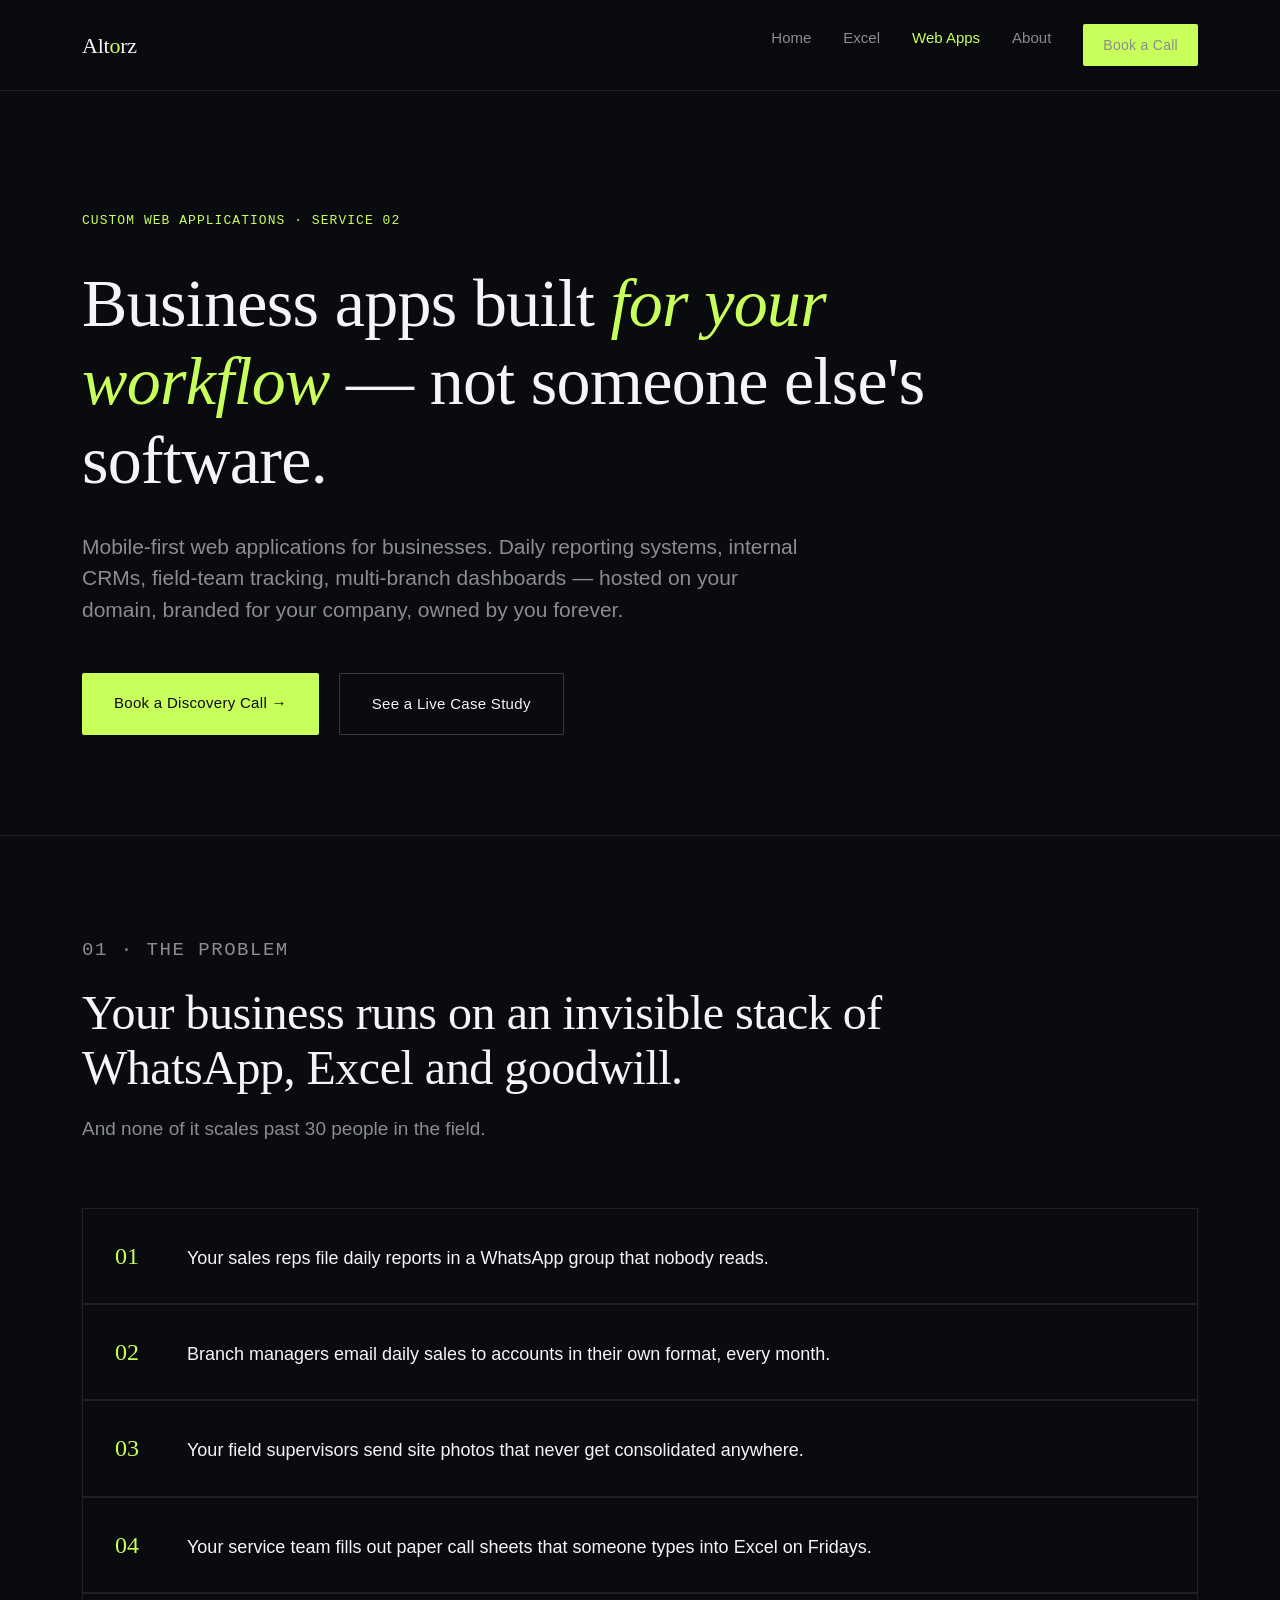
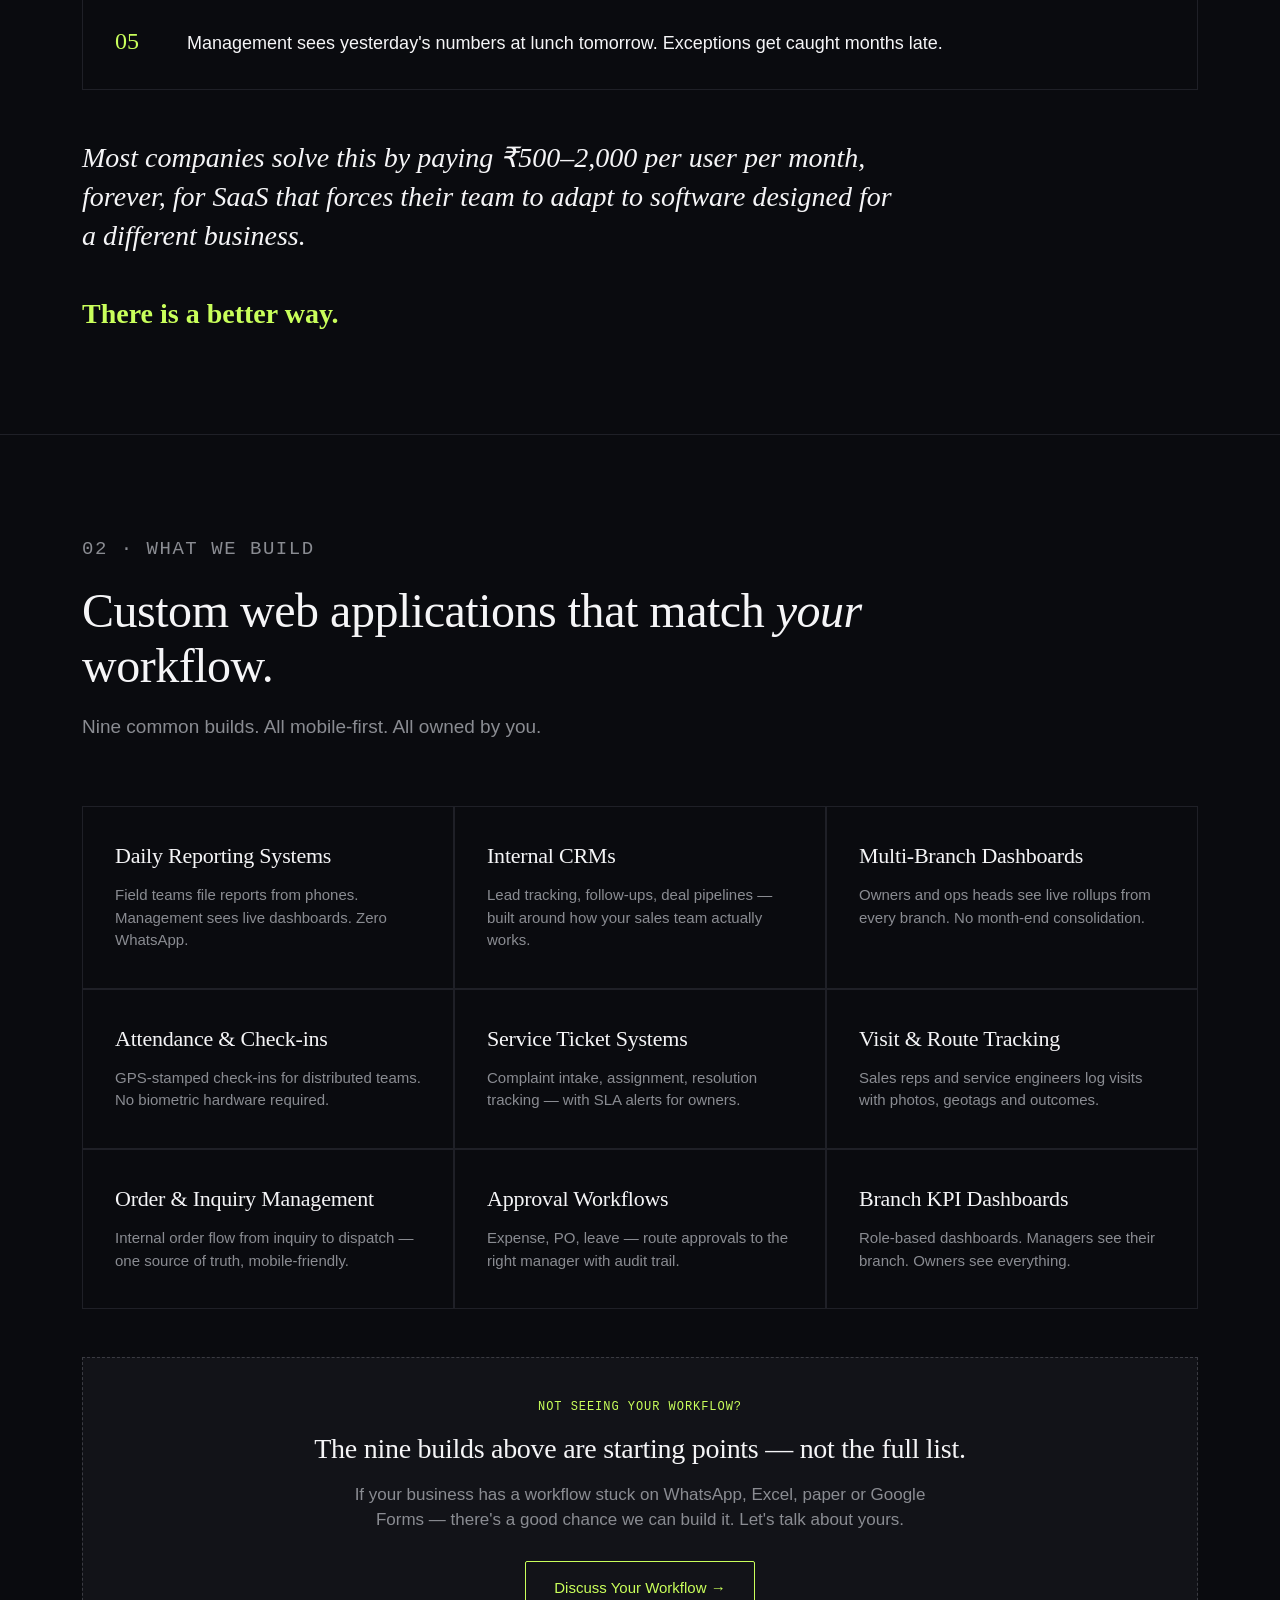
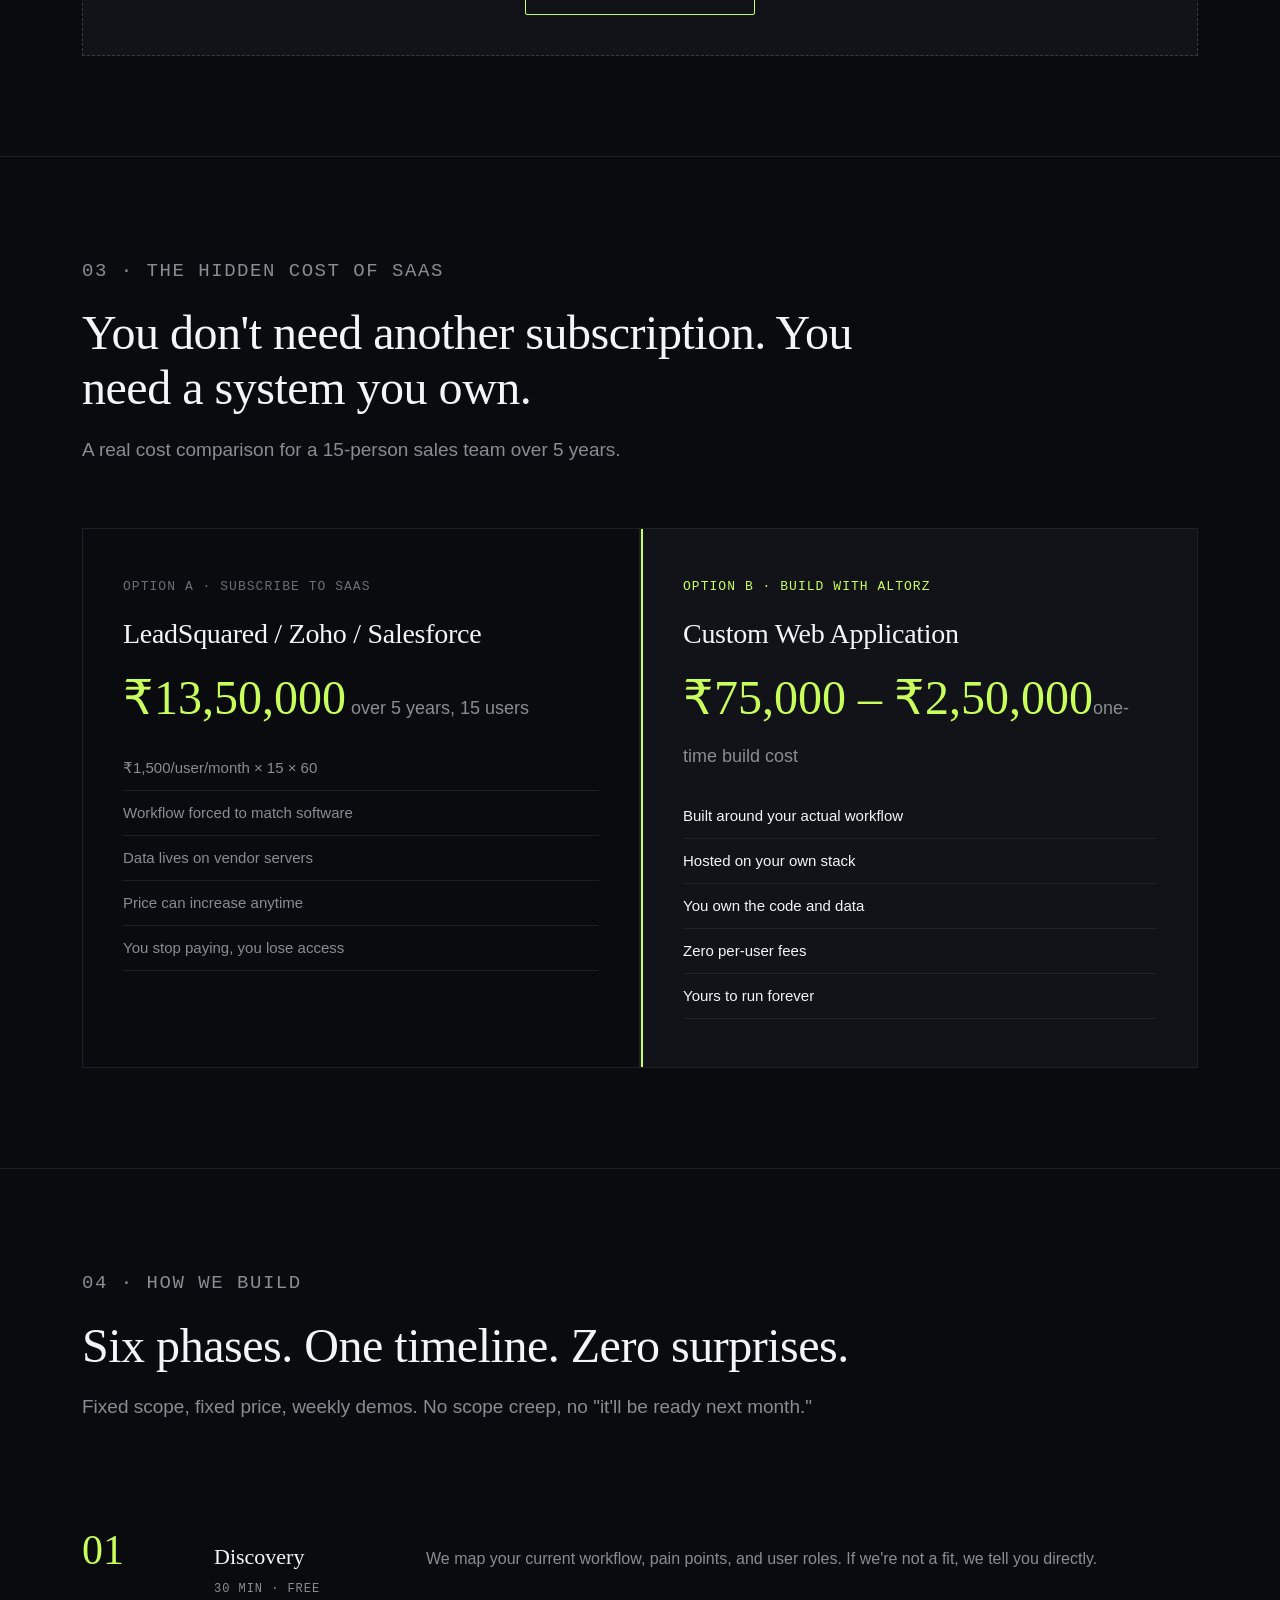
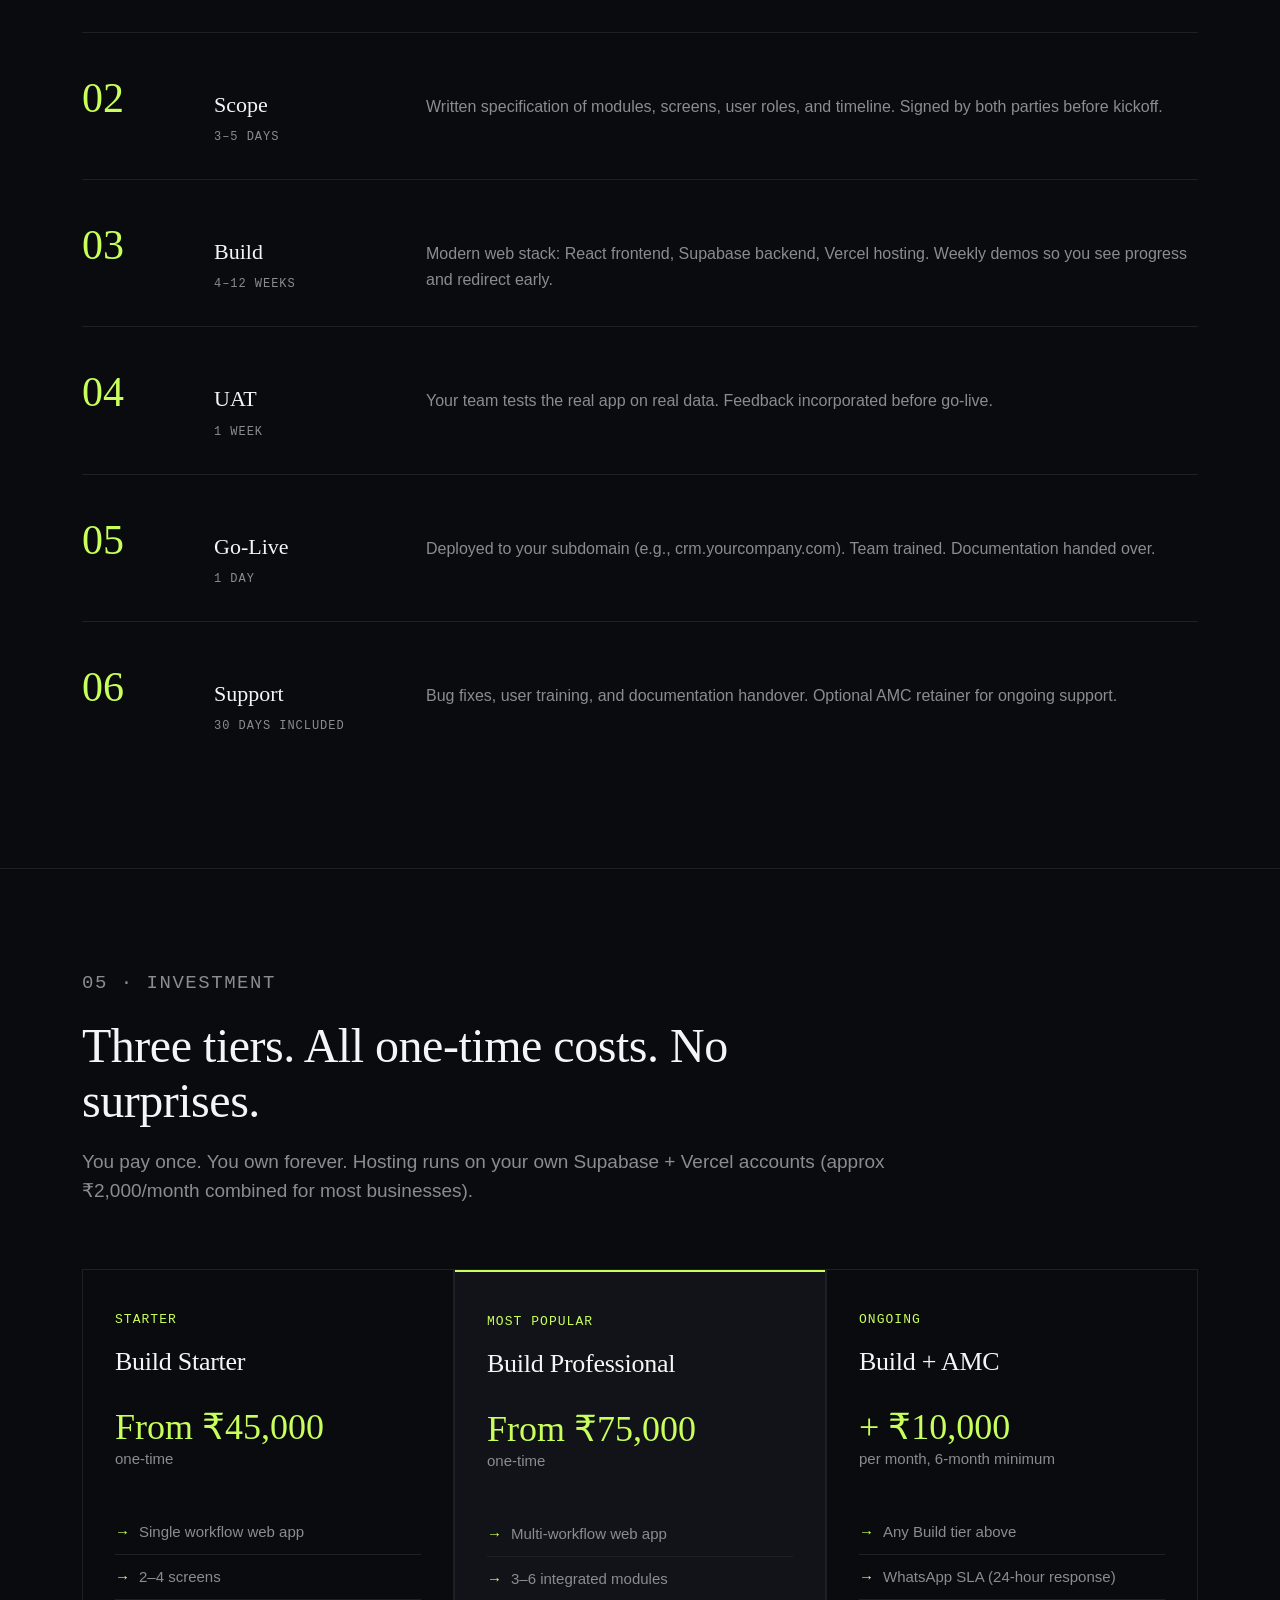
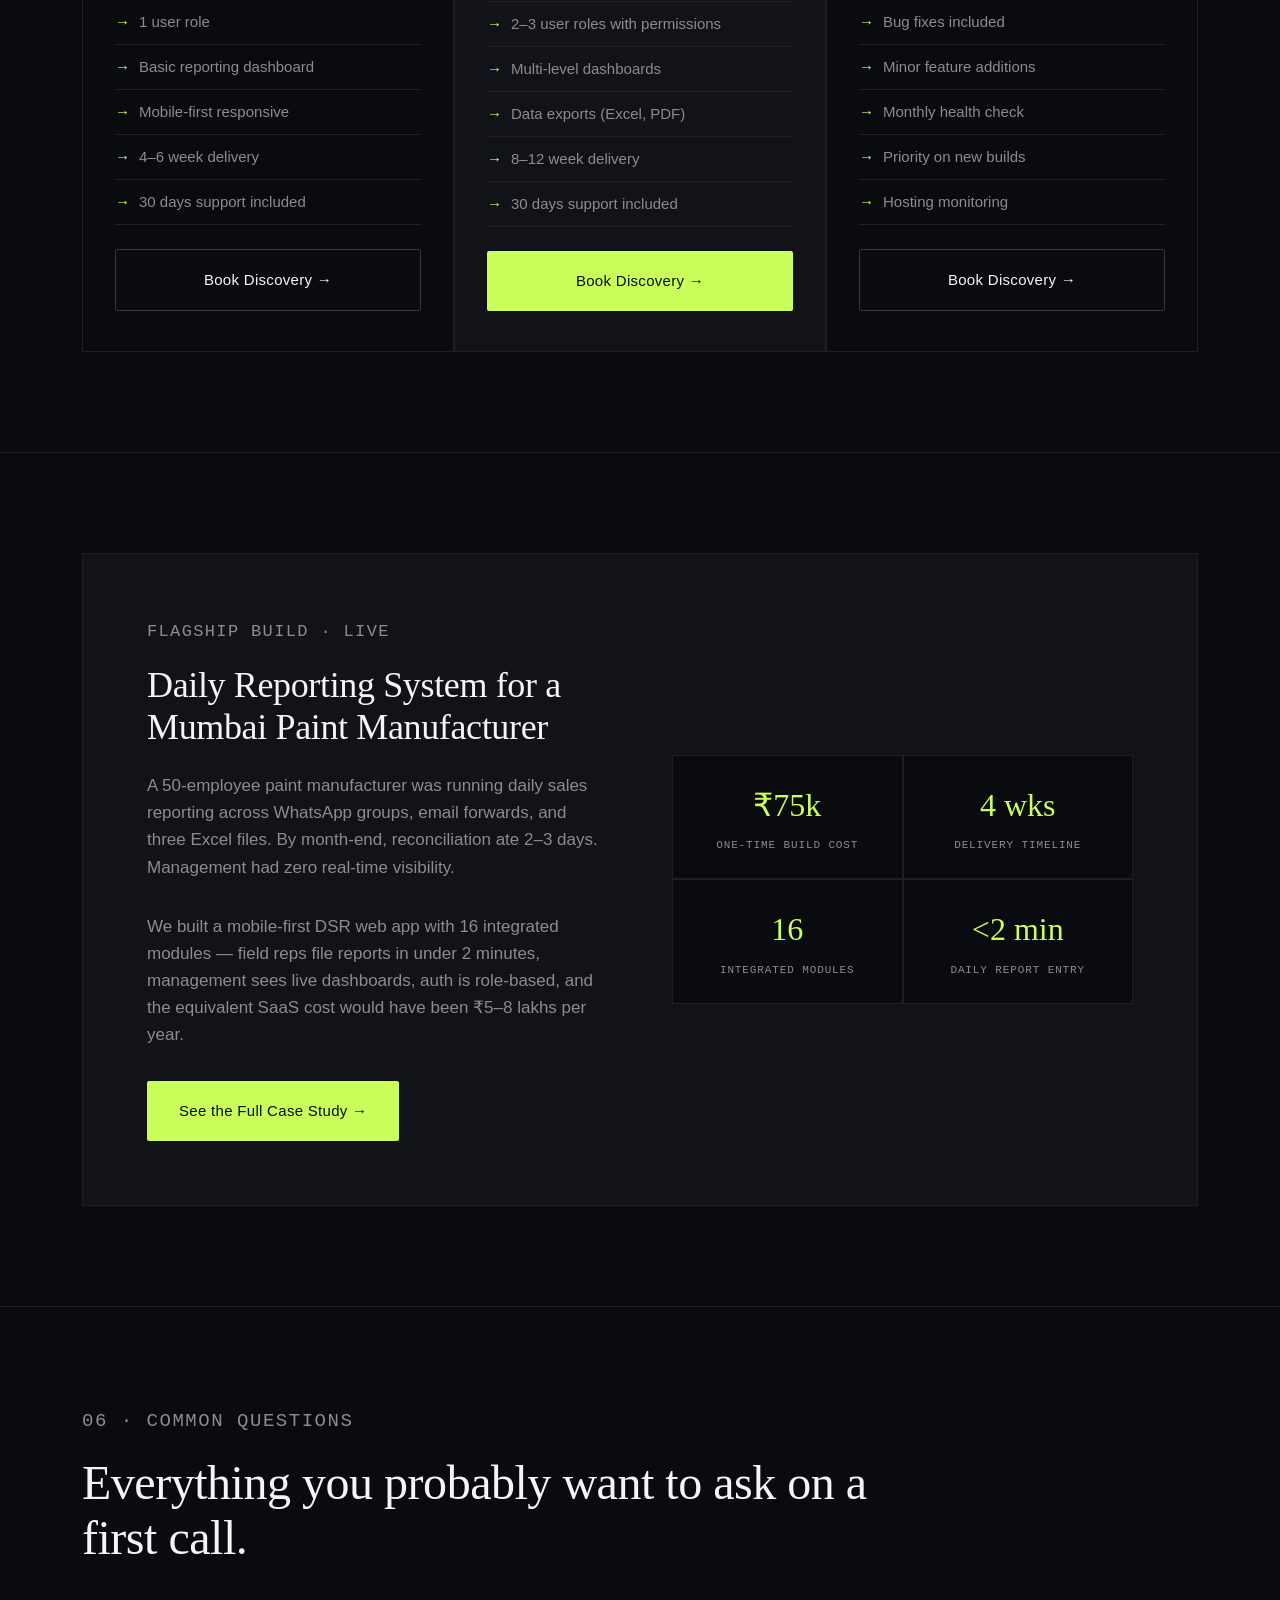
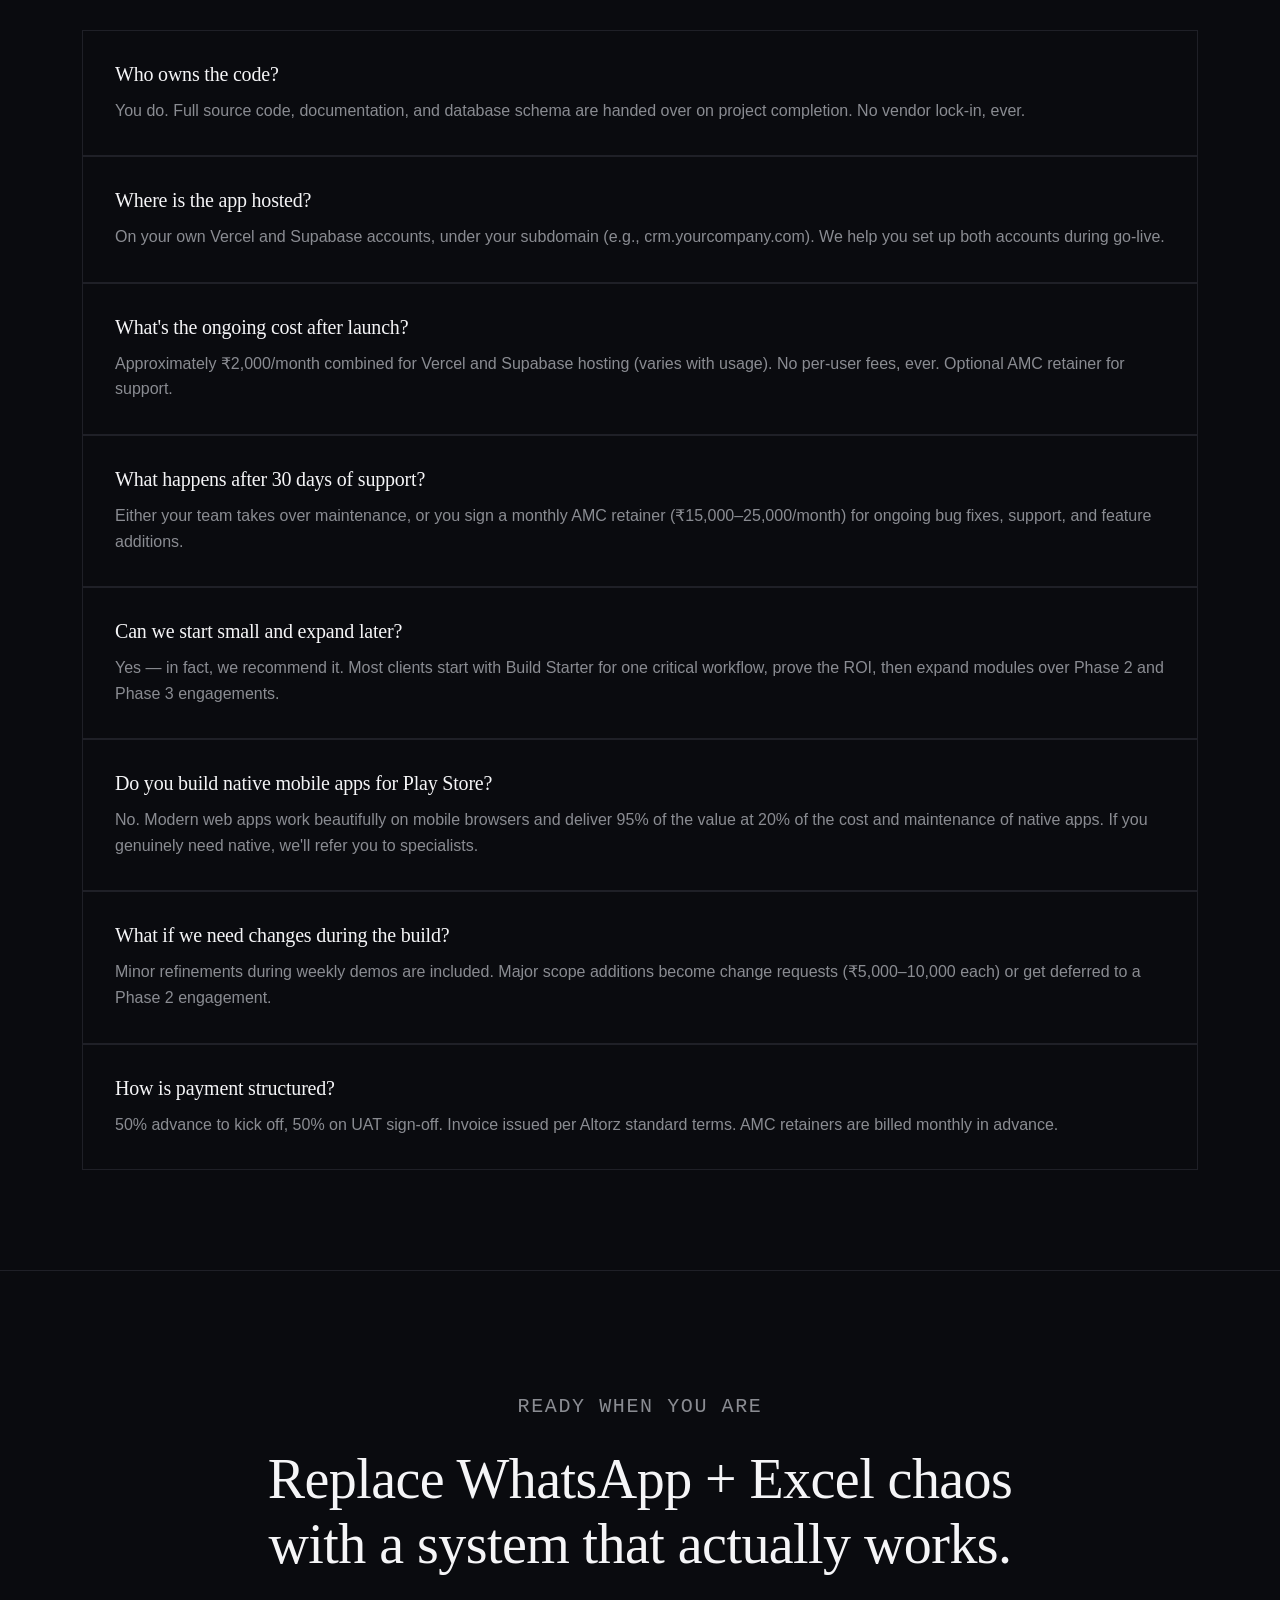
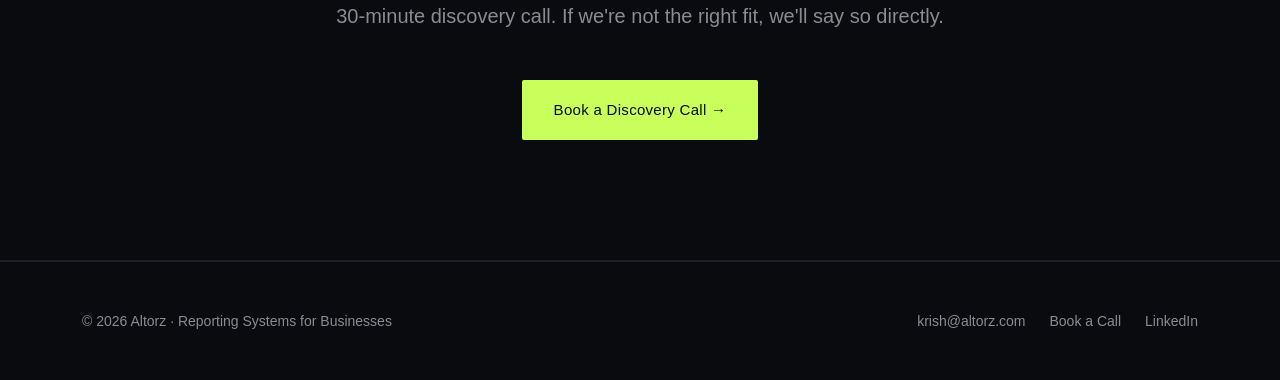
<file: web-applications.html>
<!DOCTYPE html>
<html lang="en">
<head>
<meta charset="UTF-8">
<meta name="viewport" content="width=device-width, initial-scale=1.0">
<title>Custom Web Applications for Mumbai SMEs — Altorz</title>
<meta name="description" content="Mobile-first web apps for businesses — daily reporting systems, internal CRMs, field-team tracking, multi-branch dashboards. Hosted on your domain. Owned by you. Not SaaS.">

<style>
/* ============================================
   ALTORZ — Editorial Tech Dark
   Web Applications Service Page
   ============================================ */

:root {
  --void-black: #0A0B0F;
  --bright-paper: #F5F5F7;
  --signal-lime: #C9FF5B;
  --lime-dark: #5A7A20;
  --muted-steel: #6B6E75;
  --wire-line: #D8D9DE;
  --pale-lime: #F0F9DC;
  --pale-gray: #1A1B1F;
  --dim-steel: #8A8C92;
}

* {
  margin: 0;
  padding: 0;
  box-sizing: border-box;
}

html { scroll-behavior: smooth; }

body {
  font-family: 'Aptos', 'Inter', -apple-system, BlinkMacSystemFont, sans-serif;
  background: var(--void-black);
  color: var(--bright-paper);
  line-height: 1.6;
  font-size: 17px;
  -webkit-font-smoothing: antialiased;
}

.container {
  max-width: 1180px;
  margin: 0 auto;
  padding: 0 32px;
}

/* ====== Typography ====== */
h1, h2, h3, h4 {
  font-family: Georgia, 'Fraunces', serif;
  font-weight: normal;
  letter-spacing: -0.01em;
  line-height: 1.15;
}

.mono {
  font-family: Consolas, 'JetBrains Mono', monospace;
  font-size: 13px;
  letter-spacing: 0.08em;
  text-transform: uppercase;
  color: var(--signal-lime);
}

/* ====== NAV ====== */
nav {
  padding: 24px 0;
  border-bottom: 1px solid #1F2027;
  position: sticky;
  top: 0;
  background: rgba(10, 11, 15, 0.92);
  backdrop-filter: blur(12px);
  z-index: 100;
}
nav .container {
  display: flex;
  justify-content: space-between;
  align-items: center;
}
.logo {
  font-family: Georgia, serif;
  font-size: 22px;
  color: var(--bright-paper);
  text-decoration: none;
  letter-spacing: -0.01em;
}
.logo span { color: var(--signal-lime); }
.nav-links {
  display: flex;
  gap: 32px;
  list-style: none;
}
.nav-links a {
  color: var(--dim-steel);
  text-decoration: none;
  font-size: 15px;
  transition: color 0.2s;
}
.nav-links a:hover { color: var(--bright-paper); }
.nav-links a.active { color: var(--signal-lime); }

/* ====== HERO ====== */
.hero {
  padding: 120px 0 100px;
  border-bottom: 1px solid #1F2027;
}
.hero .mono { margin-bottom: 32px; }
.hero h1 {
  font-size: 68px;
  margin-bottom: 32px;
  max-width: 900px;
}
.hero h1 em {
  font-style: italic;
  color: var(--signal-lime);
}
.hero p.lead {
  font-size: 21px;
  color: var(--dim-steel);
  max-width: 720px;
  margin-bottom: 48px;
  line-height: 1.5;
}
.cta-row {
  display: flex;
  gap: 20px;
  flex-wrap: wrap;
}
.btn {
  display: inline-block;
  padding: 18px 32px;
  font-family: 'Aptos', 'Inter', sans-serif;
  font-size: 15px;
  font-weight: 500;
  text-decoration: none;
  letter-spacing: 0.02em;
  border-radius: 2px;
  transition: all 0.2s;
  cursor: pointer;
  border: none;
}
.btn-primary {
  background: var(--signal-lime);
  color: var(--void-black);
}
.btn-primary:hover {
  background: var(--pale-lime);
  transform: translateY(-1px);
}
.btn-secondary {
  background: transparent;
  color: var(--bright-paper);
  border: 1px solid #3A3B42;
}
.btn-secondary:hover {
  border-color: var(--signal-lime);
  color: var(--signal-lime);
}

/* ====== SECTIONS ====== */
section {
  padding: 100px 0;
  border-bottom: 1px solid #1F2027;
}
.section-head {
  margin-bottom: 64px;
  max-width: 820px;
}
.section-head .mono { margin-bottom: 20px; }
.section-head h2 {
  font-size: 48px;
  margin-bottom: 20px;
}
.section-head p {
  font-size: 19px;
  color: var(--dim-steel);
  line-height: 1.5;
}

/* ====== PROBLEM SECTION ====== */
.problem-list {
  display: grid;
  grid-template-columns: 1fr;
  gap: 2px;
  background: #1F2027;
  border: 1px solid #1F2027;
  margin-bottom: 48px;
}
.problem-item {
  background: var(--void-black);
  padding: 28px 32px;
  display: flex;
  gap: 24px;
  align-items: baseline;
}
.problem-item .num {
  font-family: Georgia, serif;
  font-size: 24px;
  color: var(--signal-lime);
  min-width: 48px;
}
.problem-item p {
  font-size: 18px;
  color: var(--bright-paper);
}
.problem-conclusion {
  font-family: Georgia, serif;
  font-size: 28px;
  line-height: 1.4;
  color: var(--bright-paper);
  max-width: 820px;
  font-style: italic;
}

/* ====== WHAT WE BUILD ====== */
.build-grid {
  display: grid;
  grid-template-columns: repeat(3, 1fr);
  gap: 2px;
  background: #1F2027;
  border: 1px solid #1F2027;
}
.build-item {
  background: var(--void-black);
  padding: 36px 32px;
}
.build-item h3 {
  font-size: 22px;
  margin-bottom: 16px;
  color: var(--bright-paper);
}
.build-item p {
  color: var(--dim-steel);
  font-size: 15px;
  line-height: 1.5;
}

/* ====== SAAS COMPARISON ====== */
.saas-compare {
  display: grid;
  grid-template-columns: 1fr 1fr;
  gap: 2px;
  background: #1F2027;
  border: 1px solid #1F2027;
  margin-top: 48px;
}
.saas-col {
  background: var(--void-black);
  padding: 48px 40px;
}
.saas-col.custom {
  background: #121318;
  border-left: 2px solid var(--signal-lime);
}
.saas-col .mono { margin-bottom: 20px; }
.saas-col h3 {
  font-size: 28px;
  margin-bottom: 24px;
}
.saas-col .amount {
  font-family: Georgia, serif;
  font-size: 48px;
  color: var(--signal-lime);
  margin: 24px 0;
  line-height: 1;
}
.saas-col .amount small {
  font-size: 18px;
  color: var(--dim-steel);
  font-family: 'Aptos', sans-serif;
}
.saas-col ul {
  list-style: none;
  margin-top: 24px;
}
.saas-col ul li {
  padding: 10px 0;
  color: var(--dim-steel);
  font-size: 15px;
  border-bottom: 1px solid #1F2027;
}
.saas-col.custom ul li { color: var(--bright-paper); }

/* ====== PROCESS ====== */
.process-timeline {
  display: grid;
  grid-template-columns: 1fr;
  gap: 0;
}
.process-step {
  padding: 32px 0;
  border-bottom: 1px solid #1F2027;
  display: grid;
  grid-template-columns: 100px 180px 1fr;
  gap: 32px;
  align-items: baseline;
}
.process-step:last-child { border-bottom: none; }
.process-step .step-num {
  font-family: Georgia, serif;
  font-size: 42px;
  color: var(--signal-lime);
}
.process-step .step-title {
  font-family: Georgia, serif;
  font-size: 22px;
  color: var(--bright-paper);
}
.process-step .step-title small {
  display: block;
  font-family: Consolas, monospace;
  font-size: 12px;
  color: var(--dim-steel);
  text-transform: uppercase;
  letter-spacing: 0.08em;
  margin-top: 6px;
}
.process-step .step-body {
  color: var(--dim-steel);
  font-size: 16px;
  line-height: 1.6;
}

/* ====== PRICING ====== */
.pricing-grid {
  display: grid;
  grid-template-columns: repeat(3, 1fr);
  gap: 2px;
  background: #1F2027;
  border: 1px solid #1F2027;
}
.pricing-card {
  background: var(--void-black);
  padding: 40px 32px;
  display: flex;
  flex-direction: column;
}
.pricing-card.featured {
  background: #121318;
  border-top: 2px solid var(--signal-lime);
}
.pricing-card .mono { margin-bottom: 16px; }
.pricing-card h3 {
  font-size: 26px;
  margin-bottom: 12px;
}
.pricing-card .price {
  font-family: Georgia, serif;
  font-size: 36px;
  color: var(--signal-lime);
  margin: 20px 0;
  line-height: 1;
}
.pricing-card .price small {
  font-size: 15px;
  color: var(--dim-steel);
  font-family: 'Aptos', sans-serif;
  display: block;
  margin-top: 6px;
}
.pricing-card ul {
  list-style: none;
  margin: 24px 0;
  flex-grow: 1;
}
.pricing-card ul li {
  padding: 10px 0 10px 24px;
  color: var(--dim-steel);
  font-size: 15px;
  position: relative;
  border-bottom: 1px solid #1F2027;
}
.pricing-card ul li::before {
  content: "→";
  position: absolute;
  left: 0;
  color: var(--signal-lime);
}

/* ====== CASE STUDY ====== */
.case-study {
  background: #121318;
  padding: 64px;
  border: 1px solid #1F2027;
  display: grid;
  grid-template-columns: 1fr 1fr;
  gap: 64px;
  align-items: center;
}
.case-study .mono { margin-bottom: 20px; }
.case-study h3 {
  font-size: 36px;
  margin-bottom: 24px;
}
.case-study p {
  color: var(--dim-steel);
  font-size: 17px;
  margin-bottom: 32px;
  line-height: 1.6;
}
.case-stats {
  display: grid;
  grid-template-columns: repeat(2, 1fr);
  gap: 2px;
  background: #1F2027;
  border: 1px solid #1F2027;
}
.case-stat {
  background: var(--void-black);
  padding: 24px;
  text-align: center;
}
.case-stat .num {
  font-family: Georgia, serif;
  font-size: 32px;
  color: var(--signal-lime);
  display: block;
}
.case-stat .label {
  font-family: Consolas, monospace;
  font-size: 11px;
  color: var(--dim-steel);
  text-transform: uppercase;
  letter-spacing: 0.08em;
  margin-top: 6px;
  display: block;
}

/* ====== FAQ ====== */
.faq-list {
  display: grid;
  grid-template-columns: 1fr;
  gap: 2px;
  background: #1F2027;
  border: 1px solid #1F2027;
}
.faq-item {
  background: var(--void-black);
  padding: 32px;
}
.faq-item h4 {
  font-size: 20px;
  color: var(--bright-paper);
  margin-bottom: 12px;
}
.faq-item p {
  color: var(--dim-steel);
  font-size: 16px;
  line-height: 1.6;
}

/* ====== FINAL CTA ====== */
.final-cta {
  text-align: center;
  padding: 120px 0;
  border-bottom: 1px solid #1F2027;
}
.final-cta .mono { margin-bottom: 24px; }
.final-cta h2 {
  font-size: 56px;
  margin-bottom: 24px;
  max-width: 820px;
  margin-left: auto;
  margin-right: auto;
}
.final-cta p {
  font-size: 20px;
  color: var(--dim-steel);
  max-width: 620px;
  margin: 0 auto 48px;
}

/* ====== FOOTER ====== */
footer {
  padding: 48px 0;
  border-top: 1px solid #1F2027;
}
footer .container {
  display: flex;
  justify-content: space-between;
  align-items: center;
  flex-wrap: wrap;
  gap: 20px;
}
footer p {
  color: var(--dim-steel);
  font-size: 14px;
}
footer .foot-links {
  display: flex;
  gap: 24px;
}
footer .foot-links a {
  color: var(--dim-steel);
  text-decoration: none;
  font-size: 14px;
}
footer .foot-links a:hover { color: var(--signal-lime); }

/* ====== MOBILE ====== */
@media (max-width: 820px) {
  .container { padding: 0 20px; }
  .nav-links { display: none; }
  .hero { padding: 72px 0 60px; }
  .hero h1 { font-size: 42px; }
  .hero p.lead { font-size: 18px; }
  section { padding: 60px 0; }
  .section-head h2 { font-size: 32px; }
  .build-grid,
  .pricing-grid { grid-template-columns: 1fr; }
  .saas-compare { grid-template-columns: 1fr; }
  .case-study {
    grid-template-columns: 1fr;
    padding: 32px;
    gap: 32px;
  }
  .process-step {
    grid-template-columns: 1fr;
    gap: 12px;
    padding: 24px 0;
  }
  .process-step .step-num { font-size: 32px; }
  .final-cta { padding: 72px 0; }
  .final-cta h2 { font-size: 36px; }
  footer .container { flex-direction: column; text-align: center; }
}
</style>
</head>
<body>

<!-- ====== NAV ====== -->
<nav>
  <div class="container">
    <a href="/" class="logo">Alt<span>o</span>rz</a>
    <ul class="nav-links">
      <li><a href="/">Home</a></li>
      <li><a href="/excel.html">Excel</a></li>
      <li><a href="/web-applications.html" class="active">Web Apps</a></li>
      <li><a href="/about.html">About</a></li>
      <li><a href="https://cal.com/altorz/discovery" class="btn btn-primary" style="padding: 10px 20px; font-size: 14px;">Book a Call</a></li>
    </ul>
  </div>
</nav>

<!-- ====== HERO ====== -->
<section class="hero">
  <div class="container">
    <p class="mono">Custom Web Applications · Service 02</p>
    <h1>Business apps built <em>for your workflow</em> — not someone else's software.</h1>
    <p class="lead">
      Mobile-first web applications for businesses. Daily reporting systems,
      internal CRMs, field-team tracking, multi-branch dashboards — hosted
      on your domain, branded for your company, owned by you forever.
    </p>
    <div class="cta-row">
      <a href="https://cal.com/altorz/discovery" class="btn btn-primary">Book a Discovery Call →</a>
      <a href="#case-study" class="btn btn-secondary">See a Live Case Study</a>
    </div>
  </div>
</section>

<!-- ====== PROBLEM ====== -->
<section>
  <div class="container">
    <div class="section-head">
      <p class="mono">01 · The Problem</p>
      <h2>Your business runs on an invisible stack of WhatsApp, Excel and goodwill.</h2>
      <p>And none of it scales past 30 people in the field.</p>
    </div>

    <div class="problem-list">
      <div class="problem-item">
        <span class="num">01</span>
        <p>Your sales reps file daily reports in a WhatsApp group that nobody reads.</p>
      </div>
      <div class="problem-item">
        <span class="num">02</span>
        <p>Branch managers email daily sales to accounts in their own format, every month.</p>
      </div>
      <div class="problem-item">
        <span class="num">03</span>
        <p>Your field supervisors send site photos that never get consolidated anywhere.</p>
      </div>
      <div class="problem-item">
        <span class="num">04</span>
        <p>Your service team fills out paper call sheets that someone types into Excel on Fridays.</p>
      </div>
      <div class="problem-item">
        <span class="num">05</span>
        <p>Management sees yesterday's numbers at lunch tomorrow. Exceptions get caught months late.</p>
      </div>
    </div>

    <p class="problem-conclusion" style="margin-top: 48px;">
      Most companies solve this by paying ₹500–2,000 per user per month, forever,
      for SaaS that forces their team to adapt to software designed for a different business.
      <br><br>
      <strong style="color: var(--signal-lime); font-style: normal;">There is a better way.</strong>
    </p>
  </div>
</section>

<!-- ====== WHAT WE BUILD ====== -->
<section>
  <div class="container">
    <div class="section-head">
      <p class="mono">02 · What We Build</p>
      <h2>Custom web applications that match <em>your</em> workflow.</h2>
      <p>Nine common builds. All mobile-first. All owned by you.</p>
    </div>

    <div class="build-grid">
      <div class="build-item">
        <h3>Daily Reporting Systems</h3>
        <p>Field teams file reports from phones. Management sees live dashboards. Zero WhatsApp.</p>
      </div>
      <div class="build-item">
        <h3>Internal CRMs</h3>
        <p>Lead tracking, follow-ups, deal pipelines — built around how your sales team actually works.</p>
      </div>
      <div class="build-item">
        <h3>Multi-Branch Dashboards</h3>
        <p>Owners and ops heads see live rollups from every branch. No month-end consolidation.</p>
      </div>
      <div class="build-item">
        <h3>Attendance &amp; Check-ins</h3>
        <p>GPS-stamped check-ins for distributed teams. No biometric hardware required.</p>
      </div>
      <div class="build-item">
        <h3>Service Ticket Systems</h3>
        <p>Complaint intake, assignment, resolution tracking — with SLA alerts for owners.</p>
      </div>
      <div class="build-item">
        <h3>Visit &amp; Route Tracking</h3>
        <p>Sales reps and service engineers log visits with photos, geotags and outcomes.</p>
      </div>
      <div class="build-item">
        <h3>Order &amp; Inquiry Management</h3>
        <p>Internal order flow from inquiry to dispatch — one source of truth, mobile-friendly.</p>
      </div>
      <div class="build-item">
        <h3>Approval Workflows</h3>
        <p>Expense, PO, leave — route approvals to the right manager with audit trail.</p>
      </div>
            <div class="build-item">
        <h3>Branch KPI Dashboards</h3>
        <p>Role-based dashboards. Managers see their branch. Owners see everything.</p>
      </div>
    </div>
    
    <!-- Not Limited To The Above -->
    <div style="margin-top: 48px; padding: 40px; border: 1px dashed #3A3B42; text-align: center; background: #121318;">
      <p style="font-family: Consolas, monospace; font-size: 12px; letter-spacing: 0.08em; text-transform: uppercase; color: #C9FF5B; margin-bottom: 16px;">Not Seeing Your Workflow?</p>
      <h3 style="font-family: Georgia, serif; font-size: 28px; margin-bottom: 16px; color: #F5F5F7;">The nine builds above are starting points — not the full list.</h3>
      <p style="color: #8A8C92; font-size: 17px; max-width: 620px; margin: 0 auto 28px; line-height: 1.5;">
        If your business has a workflow stuck on WhatsApp, Excel, paper or Google Forms — there's a good chance we can build it. Let's talk about yours.
      </p>
      <a href="https://cal.com/altorz/discovery" style="display: inline-block; padding: 14px 28px; background: transparent; color: #C9FF5B; border: 1px solid #C9FF5B; text-decoration: none; font-size: 15px; font-weight: 500; border-radius: 2px;">
        Discuss Your Workflow →
      </a>
    </div>
    
  </div>
</section>

<!-- ====== SAAS COMPARISON ====== -->
<section>
  <div class="container">
    <div class="section-head">
      <p class="mono">03 · The Hidden Cost of SaaS</p>
      <h2>You don't need another subscription. You need a system you own.</h2>
      <p>A real cost comparison for a 15-person sales team over 5 years.</p>
    </div>

    <div class="saas-compare">
      <div class="saas-col">
        <p class="mono" style="color: var(--muted-steel);">Option A · Subscribe to SaaS</p>
        <h3>LeadSquared / Zoho / Salesforce</h3>
        <p class="amount">₹13,50,000<small> over 5 years, 15 users</small></p>
        <ul>
          <li>₹1,500/user/month × 15 × 60</li>
          <li>Workflow forced to match software</li>
          <li>Data lives on vendor servers</li>
          <li>Price can increase anytime</li>
          <li>You stop paying, you lose access</li>
        </ul>
      </div>
      <div class="saas-col custom">
        <p class="mono">Option B · Build with Altorz</p>
        <h3>Custom Web Application</h3>
        <p class="amount">₹75,000 – ₹2,50,000<small>one-time build cost</small></p>
        <ul>
          <li>Built around your actual workflow</li>
          <li>Hosted on your own stack</li>
          <li>You own the code and data</li>
          <li>Zero per-user fees</li>
          <li>Yours to run forever</li>
        </ul>
      </div>
    </div>
  </div>
</section>

<!-- ====== PROCESS ====== -->
<section>
  <div class="container">
    <div class="section-head">
      <p class="mono">04 · How We Build</p>
      <h2>Six phases. One timeline. Zero surprises.</h2>
      <p>Fixed scope, fixed price, weekly demos. No scope creep, no "it'll be ready next month."</p>
    </div>

    <div class="process-timeline">
      <div class="process-step">
        <div class="step-num">01</div>
        <div class="step-title">Discovery<small>30 min · Free</small></div>
        <div class="step-body">We map your current workflow, pain points, and user roles. If we're not a fit, we tell you directly.</div>
      </div>
      <div class="process-step">
        <div class="step-num">02</div>
        <div class="step-title">Scope<small>3–5 days</small></div>
        <div class="step-body">Written specification of modules, screens, user roles, and timeline. Signed by both parties before kickoff.</div>
      </div>
      <div class="process-step">
        <div class="step-num">03</div>
        <div class="step-title">Build<small>4–12 weeks</small></div>
        <div class="step-body">Modern web stack: React frontend, Supabase backend, Vercel hosting. Weekly demos so you see progress and redirect early.</div>
      </div>
      <div class="process-step">
        <div class="step-num">04</div>
        <div class="step-title">UAT<small>1 week</small></div>
        <div class="step-body">Your team tests the real app on real data. Feedback incorporated before go-live.</div>
      </div>
      <div class="process-step">
        <div class="step-num">05</div>
        <div class="step-title">Go-Live<small>1 day</small></div>
        <div class="step-body">Deployed to your subdomain (e.g., crm.yourcompany.com). Team trained. Documentation handed over.</div>
      </div>
      <div class="process-step">
        <div class="step-num">06</div>
        <div class="step-title">Support<small>30 days included</small></div>
        <div class="step-body">Bug fixes, user training, and documentation handover. Optional AMC retainer for ongoing support.</div>
      </div>
    </div>
  </div>
</section>

<!-- ====== PRICING ====== -->
<section>
  <div class="container">
    <div class="section-head">
      <p class="mono">05 · Investment</p>
      <h2>Three tiers. All one-time costs. No surprises.</h2>
      <p>You pay once. You own forever. Hosting runs on your own Supabase + Vercel accounts (approx ₹2,000/month combined for most businesses).</p>
    </div>

    <div class="pricing-grid">
      <div class="pricing-card">
        <p class="mono">Starter</p>
        <h3>Build Starter</h3>
        <p class="price">From ₹45,000<small>one-time</small></p>
        <ul>
          <li>Single workflow web app</li>
          <li>2–4 screens</li>
          <li>1 user role</li>
          <li>Basic reporting dashboard</li>
          <li>Mobile-first responsive</li>
          <li>4–6 week delivery</li>
          <li>30 days support included</li>
        </ul>
        <a href="https://cal.com/altorz/discovery" class="btn btn-secondary" style="text-align: center;">Book Discovery →</a>
      </div>
      <div class="pricing-card featured">
        <p class="mono">Most Popular</p>
        <h3>Build Professional</h3>
        <p class="price">From ₹75,000<small>one-time</small></p>
        <ul>
          <li>Multi-workflow web app</li>
          <li>3–6 integrated modules</li>
          <li>2–3 user roles with permissions</li>
          <li>Multi-level dashboards</li>
          <li>Data exports (Excel, PDF)</li>
          <li>8–12 week delivery</li>
          <li>30 days support included</li>
        </ul>
        <a href="https://cal.com/altorz/discovery" class="btn btn-primary" style="text-align: center;">Book Discovery →</a>
      </div>
      <div class="pricing-card">
        <p class="mono">Ongoing</p>
        <h3>Build + AMC</h3>
        <p class="price">+ ₹10,000<small>per month, 6-month minimum</small></p>
        <ul>
          <li>Any Build tier above</li>
          <li>WhatsApp SLA (24-hour response)</li>
          <li>Bug fixes included</li>
          <li>Minor feature additions</li>
          <li>Monthly health check</li>
          <li>Priority on new builds</li>
          <li>Hosting monitoring</li>
        </ul>
        <a href="https://cal.com/altorz/discovery" class="btn btn-secondary" style="text-align: center;">Book Discovery →</a>
      </div>
    </div>
  </div>
</section>

<!-- ====== CASE STUDY ====== -->
<section id="case-study">
  <div class="container">
    <div class="case-study">
      <div>
        <p class="mono">Flagship Build · Live</p>
        <h3>Daily Reporting System for a Mumbai Paint Manufacturer</h3>
        <p>
          A 50-employee paint manufacturer was running daily sales reporting across
          WhatsApp groups, email forwards, and three Excel files. By month-end,
          reconciliation ate 2–3 days. Management had zero real-time visibility.
        </p>
        <p>
          We built a mobile-first DSR web app with 16 integrated modules — field
          reps file reports in under 2 minutes, management sees live dashboards,
          auth is role-based, and the equivalent SaaS cost would have been
          ₹5–8 lakhs per year.
        </p>
        <a href="https://cal.com/altorz/discovery" class="btn btn-primary">See the Full Case Study →</a>
      </div>
      <div>
        <div class="case-stats">
          <div class="case-stat">
            <span class="num">₹75k</span>
            <span class="label">One-time Build Cost</span>
          </div>
          <div class="case-stat">
            <span class="num">4 wks</span>
            <span class="label">Delivery Timeline</span>
          </div>
          <div class="case-stat">
            <span class="num">16</span>
            <span class="label">Integrated Modules</span>
          </div>
          <div class="case-stat">
            <span class="num">&lt;2 min</span>
            <span class="label">Daily Report Entry</span>
          </div>
        </div>
      </div>
    </div>
  </div>
</section>

<!-- ====== FAQ ====== -->
<section>
  <div class="container">
    <div class="section-head">
      <p class="mono">06 · Common Questions</p>
      <h2>Everything you probably want to ask on a first call.</h2>
    </div>

    <div class="faq-list">
      <div class="faq-item">
        <h4>Who owns the code?</h4>
        <p>You do. Full source code, documentation, and database schema are handed over on project completion. No vendor lock-in, ever.</p>
      </div>
      <div class="faq-item">
        <h4>Where is the app hosted?</h4>
        <p>On your own Vercel and Supabase accounts, under your subdomain (e.g., crm.yourcompany.com). We help you set up both accounts during go-live.</p>
      </div>
      <div class="faq-item">
        <h4>What's the ongoing cost after launch?</h4>
        <p>Approximately ₹2,000/month combined for Vercel and Supabase hosting (varies with usage). No per-user fees, ever. Optional AMC retainer for support.</p>
      </div>
      <div class="faq-item">
        <h4>What happens after 30 days of support?</h4>
        <p>Either your team takes over maintenance, or you sign a monthly AMC retainer (₹15,000–25,000/month) for ongoing bug fixes, support, and feature additions.</p>
      </div>
      <div class="faq-item">
        <h4>Can we start small and expand later?</h4>
        <p>Yes — in fact, we recommend it. Most clients start with Build Starter for one critical workflow, prove the ROI, then expand modules over Phase 2 and Phase 3 engagements.</p>
      </div>
      <div class="faq-item">
        <h4>Do you build native mobile apps for Play Store?</h4>
        <p>No. Modern web apps work beautifully on mobile browsers and deliver 95% of the value at 20% of the cost and maintenance of native apps. If you genuinely need native, we'll refer you to specialists.</p>
      </div>
      <div class="faq-item">
        <h4>What if we need changes during the build?</h4>
        <p>Minor refinements during weekly demos are included. Major scope additions become change requests (₹5,000–10,000 each) or get deferred to a Phase 2 engagement.</p>
      </div>
      <div class="faq-item">
        <h4>How is payment structured?</h4>
        <p>50% advance to kick off, 50% on UAT sign-off. Invoice issued per Altorz standard terms. AMC retainers are billed monthly in advance.</p>
      </div>
    </div>
  </div>
</section>

<!-- ====== FINAL CTA ====== -->
<section class="final-cta">
  <div class="container">
    <p class="mono">Ready when you are</p>
    <h2>Replace WhatsApp + Excel chaos with a system that actually works.</h2>
    <p>30-minute discovery call. If we're not the right fit, we'll say so directly.</p>
    <a href="https://cal.com/altorz/discovery" class="btn btn-primary">Book a Discovery Call →</a>
  </div>
</section>

<!-- ====== FOOTER ====== -->
<footer>
  <div class="container">
    <p>&copy; 2026 Altorz · Reporting Systems for Businesses</p>
    <div class="foot-links">
      <a href="mailto:krish@altorz.com">krish@altorz.com</a>
      <a href="https://cal.com/altorz/discovery">Book a Call</a>
      <a href="https://linkedin.com/in/krishborade">LinkedIn</a>
    </div>
  </div>
</footer>

</body>
</html>
</file>
<file: css/main.css>
/* =========================================================
    KRISH BORADE — PORTFOLIO
    Editorial-Tech Premium · Dark mode · Lime & Cyan accents
    ========================================================= */

  :root {
    /* Surfaces */
    --bg: #0a0b0f;
    --bg-2: #0f1117;
    --panel: #14161e;
    --panel-2: #1a1d27;
    --panel-3: #20242f;
    --border: #232733;
    --border-2: #2d3344;
    --border-3: #3a4055;

    /* Text */
    --text: #e8eaf0;
    --text-dim: #8a8f9d;
    --text-faint: #555a68;
    --text-mute: #3d4250;

    /* Accents */
    --accent: #c9ff5b;
    --accent-glow: rgba(201, 255, 91, 0.4);
    --accent-soft: rgba(201, 255, 91, 0.08);
    --accent-2: #5bffd0;
    --accent-2-soft: rgba(91, 255, 208, 0.08);
    --warn: #ff7a59;
    --danger: #ff4d6d;
    --info: #5b8bff;

    /* Effects */
    --grid: rgba(255, 255, 255, 0.025);
    --shadow-lg: 0 24px 60px rgba(0, 0, 0, 0.5);
    --shadow-md: 0 12px 32px rgba(0, 0, 0, 0.3);
    --shadow-sm: 0 4px 12px rgba(0, 0, 0, 0.2);
    --shadow-accent: 0 0 40px rgba(201, 255, 91, 0.12);

    /* Typography scale */
    --font-display: 'Fraunces', Georgia, serif;
    --font-body: 'Inter Tight', -apple-system, BlinkMacSystemFont, sans-serif;
    --font-mono: 'JetBrains Mono', 'SF Mono', Consolas, monospace;

    /* Layout */
    --max-width: 1320px;
    --gutter: clamp(20px, 4vw, 48px);
    --section-pad: clamp(64px, 10vw, 140px);
    --radius-sm: 8px;
    --radius: 14px;
    --radius-lg: 20px;
    --radius-xl: 28px;
  }

  /* ============ RESET ============ */
  *, *::before, *::after { box-sizing: border-box; margin: 0; padding: 0; }
  html { scroll-behavior: smooth; }
  html, body {
    background: var(--bg);
    color: var(--text);
    font-family: var(--font-body);
    font-size: 16px;
    line-height: 1.5;
    -webkit-font-smoothing: antialiased;
    -moz-osx-font-smoothing: grayscale;
    overflow-x: hidden;
  }
  body {
    background:
      radial-gradient(ellipse 80% 50% at 50% -10%, rgba(201, 255, 91, 0.06), transparent 60%),
      radial-gradient(ellipse 60% 40% at 100% 100%, rgba(91, 255, 208, 0.04), transparent 60%),
      var(--bg);
    min-height: 100vh;
  }
  img { max-width: 100%; display: block; }
  a { color: inherit; text-decoration: none; }
  button { font-family: inherit; cursor: pointer; border: none; background: none; color: inherit; }
  input, textarea, select { font-family: inherit; color: inherit; }

  /* ============ TYPOGRAPHY ============ */
  .display {
    font-family: var(--font-display);
    font-weight: 500;
    letter-spacing: -0.02em;
    line-height: 1.05;
  }
  .eyebrow {
    font-family: var(--font-mono);
    font-size: 11px;
    font-weight: 500;
    letter-spacing: 0.18em;
    text-transform: uppercase;
    color: var(--text-dim);
  }
  .eyebrow .dot {
    display: inline-block;
    width: 6px; height: 6px;
    background: var(--accent);
    border-radius: 50%;
    margin-right: 10px;
    box-shadow: 0 0 12px var(--accent-glow);
    vertical-align: middle;
    animation: pulse 2.5s ease-in-out infinite;
  }
  .section-title {
    font-family: var(--font-display);
    font-weight: 500;
    font-size: clamp(36px, 5.5vw, 64px);
    line-height: 1.02;
    letter-spacing: -0.025em;
    margin-bottom: 14px;
  }
  .section-title em {
    font-style: italic;
    font-weight: 400;
    color: var(--accent);
  }
  .section-subtitle {
    font-size: clamp(16px, 1.5vw, 19px);
    color: var(--text-dim);
    max-width: 620px;
    line-height: 1.55;
  }

  /* ============ LAYOUT PRIMITIVES ============ */
  .container {
    max-width: var(--max-width);
    margin: 0 auto;
    padding-left: var(--gutter);
    padding-right: var(--gutter);
  }
  .section {
    padding-top: var(--section-pad);
    padding-bottom: var(--section-pad);
    position: relative;
  }
  .section-header { margin-bottom: 56px; max-width: 720px; }
  .section-header .eyebrow { margin-bottom: 16px; display: inline-block; }

  /* ============ NAVIGATION ============ */
  .nav {
    position: fixed;
    top: 0;
    left: 0;
    right: 0;
    z-index: 100;
    padding: 14px var(--gutter);
    background: rgba(10, 11, 15, 0.6);
    backdrop-filter: blur(20px) saturate(180%);
    -webkit-backdrop-filter: blur(20px) saturate(180%);
    border-bottom: 1px solid transparent;
    transition: all 0.3s ease;
  }
  .nav.scrolled {
    background: rgba(10, 11, 15, 0.85);
    border-bottom: 1px solid var(--border);
  }
  .nav-inner {
    max-width: var(--max-width);
    margin: 0 auto;
    display: flex;
    align-items: center;
    justify-content: space-between;
    gap: 32px;
  }
  .nav-brand {
    display: flex;
    align-items: center;
    gap: 12px;
    font-family: var(--font-display);
    font-size: 18px;
    font-weight: 500;
    letter-spacing: -0.01em;
  }
  .nav-brand .brand-mark {
    width: 32px; height: 32px;
    background: var(--accent);
    color: var(--bg);
    font-family: var(--font-mono);
    font-size: 12px;
    font-weight: 600;
    display: grid;
    place-items: center;
    border-radius: 8px;
    box-shadow: 0 0 24px var(--accent-glow);
  }
  .nav-brand em { font-style: italic; color: var(--text-dim); font-weight: 400; }
  .nav-links {
    display: flex;
    align-items: center;
    gap: 32px;
  }
  .nav-links a {
    font-size: 14px;
    color: var(--text-dim);
    font-weight: 500;
    transition: color 0.2s;
    position: relative;
  }
  .nav-links a:hover { color: var(--text); }
  .nav-cta {
    display: inline-flex;
    align-items: center;
    gap: 8px;
    padding: 10px 18px;
    background: var(--accent);
    color: var(--bg);
    font-size: 13px;
    font-weight: 600;
    border-radius: 999px;
    letter-spacing: -0.01em;
    transition: transform 0.2s, box-shadow 0.2s;
  }
  .nav-cta:hover {
    transform: translateY(-1px);
    box-shadow: 0 8px 24px var(--accent-glow);
  }
  .nav-toggle {
    display: none;
    width: 40px; height: 40px;
    border-radius: 8px;
    background: var(--panel);
    border: 1px solid var(--border);
    align-items: center;
    justify-content: center;
  }
  .nav-toggle svg { width: 18px; height: 18px; }

  @media (max-width: 880px) {
    .nav-links { display: none; }
    .nav-toggle { display: flex; }
    .nav.menu-open .nav-links {
      display: flex;
      position: absolute;
      top: 100%;
      left: 0; right: 0;
      flex-direction: column;
      align-items: flex-start;
      padding: 24px var(--gutter);
      background: var(--bg-2);
      border-bottom: 1px solid var(--border);
      gap: 18px;
    }
    .nav.menu-open .nav-cta { margin-top: 6px; }
  }

  /* ============ HERO ============ */
  .hero {
    position: relative;
    padding-top: 140px;
    padding-bottom: 80px;
    min-height: 100vh;
    display: flex;
    align-items: center;
    overflow: hidden;
  }
  .hero::before {
    content: '';
    position: absolute;
    inset: 0;
    background-image:
      linear-gradient(var(--grid) 1px, transparent 1px),
      linear-gradient(90deg, var(--grid) 1px, transparent 1px);
    background-size: 64px 64px;
    mask-image: radial-gradient(ellipse 80% 60% at 50% 50%, black, transparent 70%);
    pointer-events: none;
  }
  .hero-inner {
    display: grid;
    grid-template-columns: 1.3fr 1fr;
    gap: 60px;
    align-items: center;
    position: relative;
    z-index: 2;
  }
  .hero-content { max-width: 720px; }
  .hero-status {
    display: inline-flex;
    align-items: center;
    gap: 10px;
    padding: 8px 16px;
    background: var(--panel);
    border: 1px solid var(--border-2);
    border-radius: 999px;
    font-family: var(--font-mono);
    font-size: 11px;
    letter-spacing: 0.1em;
    text-transform: uppercase;
    color: var(--text-dim);
    margin-bottom: 28px;
  }
  .hero-status .pulse {
    width: 8px; height: 8px;
    background: var(--accent);
    border-radius: 50%;
    position: relative;
    box-shadow: 0 0 12px var(--accent-glow);
  }
  .hero-status .pulse::after {
    content: '';
    position: absolute;
    inset: -3px;
    border-radius: 50%;
    border: 2px solid var(--accent);
    animation: ping 2s ease-out infinite;
  }
  .hero-title {
    font-family: var(--font-display);
    font-weight: 500;
    font-size: clamp(44px, 7vw, 96px);
    line-height: 0.98;
    letter-spacing: -0.035em;
    margin-bottom: 28px;
  }
  .hero-title em {
    font-style: italic;
    font-weight: 400;
    color: var(--accent);
    position: relative;
  }
  .hero-title em::after {
    content: '';
    position: absolute;
    bottom: 4px;
    left: 0;
    right: 0;
    height: 2px;
    background: linear-gradient(90deg, transparent, var(--accent), transparent);
    opacity: 0.5;
  }
  .hero-sub {
    font-size: clamp(17px, 1.7vw, 21px);
    color: var(--text-dim);
    max-width: 540px;
    line-height: 1.55;
    margin-bottom: 40px;
  }
  .hero-actions {
    display: flex;
    gap: 14px;
    flex-wrap: wrap;
    margin-bottom: 56px;
  }
  .btn {
    display: inline-flex;
    align-items: center;
    gap: 10px;
    padding: 14px 24px;
    border-radius: 999px;
    font-size: 14px;
    font-weight: 600;
    letter-spacing: -0.005em;
    transition: all 0.2s ease;
    border: 1px solid transparent;
  }
  .btn-primary {
    background: var(--accent);
    color: var(--bg);
    box-shadow: 0 4px 24px var(--accent-glow);
  }
  .btn-primary:hover {
    transform: translateY(-2px);
    box-shadow: 0 8px 32px var(--accent-glow);
  }
  .btn-secondary {
    background: var(--panel);
    color: var(--text);
    border-color: var(--border-2);
  }
  .btn-secondary:hover {
    background: var(--panel-2);
    border-color: var(--border-3);
    transform: translateY(-2px);
  }
  .btn-ghost {
    background: transparent;
    color: var(--text-dim);
    padding: 12px 0;
  }
  .btn-ghost:hover { color: var(--accent); }
  .btn svg { width: 16px; height: 16px; }

  .hero-metrics {
    display: grid;
    grid-template-columns: repeat(4, 1fr);
    gap: 24px;
    padding-top: 32px;
    border-top: 1px solid var(--border);
    max-width: 580px;
  }
  .hero-metric .num {
    font-family: var(--font-display);
    font-size: clamp(26px, 3vw, 34px);
    font-weight: 500;
    letter-spacing: -0.02em;
    margin-bottom: 4px;
  }
  .hero-metric .lbl {
    font-family: var(--font-mono);
    font-size: 10px;
    text-transform: uppercase;
    letter-spacing: 0.12em;
    color: var(--text-faint);
  }

  /* Hero portrait */
  .hero-portrait {
    position: relative;
    aspect-ratio: 4/5;
    border-radius: var(--radius-lg);
    overflow: hidden;
    background: var(--panel);
    border: 1px solid var(--border);
    box-shadow: var(--shadow-lg);
    max-width: 460px;
    margin-left: auto;
  }
  .hero-portrait img {
    width: 100%;
    height: 100%;
    object-fit: cover;
    filter: contrast(1.05) saturate(1.05);
  }
  .hero-portrait::before {
    content: '';
    position: absolute;
    inset: 0;
    background: linear-gradient(180deg, transparent 50%, rgba(10, 11, 15, 0.7) 100%);
    z-index: 1;
    pointer-events: none;
  }
  .hero-portrait-overlay {
    position: absolute;
    bottom: 24px;
    left: 24px;
    right: 24px;
    z-index: 2;
    display: flex;
    justify-content: space-between;
    align-items: flex-end;
    gap: 16px;
  }
  .hero-portrait-name {
    font-family: var(--font-display);
    font-size: 20px;
    font-weight: 500;
    letter-spacing: -0.01em;
  }
  .hero-portrait-name .sub {
    display: block;
    font-family: var(--font-mono);
    font-size: 10px;
    text-transform: uppercase;
    letter-spacing: 0.12em;
    color: var(--text);
    margin-top: 4px;
  }
  .hero-portrait-loc {
    font-family: var(--font-mono);
    font-size: 10px;
    letter-spacing: 0.1em;
    text-transform: uppercase;
    color: var(--text);
    text-align: right;
  }
  .hero-portrait-deco {
    position: absolute;
    top: 20px; right: 20px;
    z-index: 2;
    display: flex;
    align-items: center;
    gap: 8px;
    background: rgba(10, 11, 15, 0.7);
    backdrop-filter: blur(8px);
    border: 1px solid rgba(255, 255, 255, 0.1);
    padding: 8px 12px;
    border-radius: 999px;
    font-family: var(--font-mono);
    font-size: 10px;
    letter-spacing: 0.1em;
    text-transform: uppercase;
    color: var(--text);
  }
  .hero-portrait-deco .dot {
    width: 6px; height: 6px;
    background: var(--accent);
    border-radius: 50%;
    box-shadow: 0 0 8px var(--accent-glow);
  }

  @media (max-width: 980px) {
    .hero-inner { grid-template-columns: 1fr; gap: 48px; }
    .hero-portrait { max-width: 100%; margin: 0 auto; aspect-ratio: 1/1; }
    .hero-metrics { grid-template-columns: repeat(2, 1fr); }
  }

  /* ============ TRUST STRIP ============ */
  .trust-strip {
    padding: 40px 0;
    border-top: 1px solid var(--border);
    border-bottom: 1px solid var(--border);
    background: var(--bg-2);
    overflow: hidden;
  }
  .trust-marquee {
    display: flex;
    gap: 64px;
    animation: marquee 18s linear infinite;
    align-items: center;
    white-space: nowrap;
  }
  .trust-item {
    display: flex;
    align-items: center;
    gap: 12px;
    font-family: var(--font-mono);
    font-size: 12px;
    text-transform: uppercase;
    letter-spacing: 0.12em;
    color: var(--text-dim);
  }
  .trust-item .icon {
    font-family: var(--font-display);
    color: var(--accent);
    font-size: 18px;
    font-style: italic;
  }

  @keyframes marquee {
    from { transform: translateX(0); }
    to { transform: translateX(-50%); }
  }

  /* ============ ABOUT ============ */
  .about-grid {
    display: grid;
    grid-template-columns: 1fr 1.2fr;
    gap: 80px;
    align-items: start;
  }
  .about-lead {
    font-family: var(--font-display);
    font-size: clamp(24px, 2.6vw, 34px);
    font-weight: 400;
    line-height: 1.25;
    letter-spacing: -0.015em;
    color: var(--text);
    margin-bottom: 32px;
  }
  .about-lead em {
    font-style: italic;
    color: var(--accent);
  }
  .about-body p {
    font-size: 16px;
    line-height: 1.7;
    color: var(--text-dim);
    margin-bottom: 18px;
  }
  .about-sidebar {
    position: sticky;
    top: 100px;
    display: flex;
    flex-direction: column;
    gap: 16px;
  }
  .about-stat {
    padding: 24px;
    background: var(--panel);
    border: 1px solid var(--border);
    border-radius: var(--radius);
    transition: all 0.3s ease;
  }
  .about-stat:hover {
    border-color: var(--border-3);
    transform: translateX(4px);
  }
  .about-stat .num {
    font-family: var(--font-display);
    font-size: clamp(36px, 4vw, 48px);
    font-weight: 500;
    line-height: 1;
    letter-spacing: -0.025em;
    color: var(--accent);
    margin-bottom: 8px;
  }
  .about-stat .lbl {
    font-family: var(--font-mono);
    font-size: 11px;
    letter-spacing: 0.12em;
    text-transform: uppercase;
    color: var(--text);
    margin-bottom: 2px;
  }
  .about-stat .desc { font-size: 13px; color: var(--text-dim); }

  @media (max-width: 880px) {
    .about-grid { grid-template-columns: 1fr; gap: 40px; }
    .about-sidebar { position: static; }
  }

  /* ============ SERVICES ============ */
  .services-grid {
    display: grid;
    grid-template-columns: repeat(3, 1fr);
    gap: 1px;
    background: var(--border);
    border: 1px solid var(--border);
    border-radius: var(--radius);
    overflow: hidden;
  }
  .service-card {
    padding: 36px 32px;
    background: var(--bg);
    position: relative;
    transition: all 0.4s ease;
    display: flex;
    flex-direction: column;
    min-height: 340px;
  }
  .service-card::before {
    content: '';
    position: absolute;
    inset: 0;
    background: radial-gradient(circle at top right, var(--accent-soft), transparent 70%);
    opacity: 0;
    transition: opacity 0.4s ease;
    pointer-events: none;
  }
  .service-card:hover { background: var(--panel); }
  .service-card:hover::before { opacity: 1; }
  .service-card:hover .service-icon {
    background: var(--accent);
    color: var(--bg);
    border-color: var(--accent);
    box-shadow: 0 0 24px var(--accent-glow);
  }
  .service-icon {
    width: 48px; height: 48px;
    border-radius: var(--radius-sm);
    background: var(--panel-2);
    border: 1px solid var(--border-2);
    display: grid;
    place-items: center;
    margin-bottom: 24px;
    transition: all 0.3s ease;
  }
  .service-icon svg { width: 22px; height: 22px; }
  .service-title {
    font-family: var(--font-display);
    font-size: 22px;
    font-weight: 500;
    letter-spacing: -0.015em;
    margin-bottom: 6px;
  }
  .service-tagline {
    font-family: var(--font-mono);
    font-size: 11px;
    letter-spacing: 0.1em;
    text-transform: uppercase;
    color: var(--accent);
    margin-bottom: 16px;
  }
  .service-desc {
    font-size: 14px;
    line-height: 1.6;
    color: var(--text-dim);
    margin-bottom: 24px;
    flex: 1;
  }
  .service-meta {
    display: flex;
    justify-content: space-between;
    align-items: center;
    padding-top: 20px;
    border-top: 1px solid var(--border-2);
    font-family: var(--font-mono);
    font-size: 11px;
    letter-spacing: 0.08em;
    text-transform: uppercase;
  }
  .service-meta .price { color: var(--text); font-weight: 500; }
  .service-meta .time { color: var(--text-dim); }

  @media (max-width: 980px) { .services-grid { grid-template-columns: repeat(2, 1fr); } }
  @media (max-width: 620px) { .services-grid { grid-template-columns: 1fr; } }

  /* ============ PORTFOLIO ============ */
  .portfolio-filters {
    display: flex;
    gap: 8px;
    flex-wrap: wrap;
    margin-bottom: 40px;
  }
  .filter-btn {
    padding: 10px 18px;
    background: var(--panel);
    border: 1px solid var(--border);
    border-radius: 999px;
    font-size: 13px;
    font-weight: 500;
    color: var(--text-dim);
    letter-spacing: -0.005em;
    transition: all 0.2s ease;
  }
  .filter-btn:hover { color: var(--text); border-color: var(--border-3); }
  .filter-btn.active {
    background: var(--accent);
    color: var(--bg);
    border-color: var(--accent);
    box-shadow: 0 0 24px var(--accent-glow);
  }

  .portfolio-grid {
    display: grid;
    grid-template-columns: repeat(3, 1fr);
    gap: 24px;
  }
  .project-card {
    position: relative;
    background: var(--panel);
    border: 1px solid var(--border);
    border-radius: var(--radius);
    overflow: hidden;
    cursor: pointer;
    transition: all 0.4s cubic-bezier(0.16, 1, 0.3, 1);
    display: flex;
    flex-direction: column;
  }
  .project-card:hover {
    transform: translateY(-6px);
    border-color: var(--border-3);
    box-shadow: var(--shadow-lg);
  }
  .project-image {
    position: relative;
    aspect-ratio: 16/10;
    overflow: hidden;
    background: var(--bg-2);
  }
  .project-image img {
    width: 100%;
    height: 100%;
    object-fit: cover;
    transition: transform 0.6s cubic-bezier(0.16, 1, 0.3, 1);
  }
  .project-card:hover .project-image img { transform: scale(1.06); }
  .project-image::after {
    content: '';
    position: absolute;
    inset: 0;
    background: linear-gradient(180deg, transparent 50%, rgba(10, 11, 15, 0.4) 100%);
    pointer-events: none;
  }
  .project-cat {
    position: absolute;
    top: 14px; left: 14px;
    background: rgba(10, 11, 15, 0.8);
    backdrop-filter: blur(8px);
    border: 1px solid rgba(255, 255, 255, 0.1);
    padding: 6px 12px;
    border-radius: 999px;
    font-family: var(--font-mono);
    font-size: 10px;
    text-transform: uppercase;
    letter-spacing: 0.1em;
    color: var(--text);
    z-index: 2;
  }
  .project-info { padding: 22px 22px 24px; }
  .project-title {
    font-family: var(--font-display);
    font-size: 19px;
    font-weight: 500;
    letter-spacing: -0.015em;
    margin-bottom: 8px;
    color: var(--text);
  }
  .project-tagline {
    font-size: 14px;
    line-height: 1.5;
    color: var(--text-dim);
    margin-bottom: 16px;
  }
  .project-tags {
    display: flex;
    gap: 6px;
    flex-wrap: wrap;
  }
  .project-tag {
    font-family: var(--font-mono);
    font-size: 10px;
    letter-spacing: 0.08em;
    text-transform: uppercase;
    color: var(--text-faint);
    padding: 4px 10px;
    background: var(--panel-2);
    border-radius: 999px;
  }
  .project-arrow {
    position: absolute;
    top: 14px; right: 14px;
    width: 36px; height: 36px;
    background: rgba(10, 11, 15, 0.7);
    backdrop-filter: blur(8px);
    border: 1px solid rgba(255, 255, 255, 0.1);
    border-radius: 50%;
    display: grid;
    place-items: center;
    z-index: 2;
    transition: all 0.3s ease;
  }
  .project-card:hover .project-arrow {
    background: var(--accent);
    border-color: var(--accent);
  }
  .project-card:hover .project-arrow svg { transform: rotate(-45deg); color: var(--bg); }
  .project-arrow svg { width: 14px; height: 14px; transition: transform 0.3s ease; }

  @media (max-width: 980px) { .portfolio-grid { grid-template-columns: repeat(2, 1fr); } }
  @media (max-width: 620px) { .portfolio-grid { grid-template-columns: 1fr; } }

  /* ============ MODAL ============ */
  .modal-overlay {
    position: fixed;
    inset: 0;
    background: rgba(5, 6, 9, 0.85);
    backdrop-filter: blur(12px);
    z-index: 200;
    display: none;
    align-items: flex-start;
    justify-content: center;
    padding: 40px 20px;
    overflow-y: auto;
  }
  .modal-overlay.open { display: flex; animation: fadeIn 0.3s ease; }
  .modal {
    background: var(--bg-2);
    border: 1px solid var(--border);
    border-radius: var(--radius-lg);
    width: 100%;
    max-width: 980px;
    margin: auto 0;
    overflow: hidden;
    animation: slideUp 0.4s cubic-bezier(0.16, 1, 0.3, 1);
  }
  .modal-close {
    position: absolute;
    top: 20px; right: 20px;
    width: 44px; height: 44px;
    background: var(--panel);
    border: 1px solid var(--border-2);
    border-radius: 50%;
    display: grid;
    place-items: center;
    z-index: 5;
    transition: all 0.2s ease;
  }
  .modal-close:hover { background: var(--panel-2); transform: rotate(90deg); }
  .modal-close svg { width: 16px; height: 16px; }
  .modal-hero {
    position: relative;
    aspect-ratio: 16/9;
    background: var(--bg);
    overflow: hidden;
  }
  .modal-hero img { width: 100%; height: 100%; object-fit: cover; }
  .modal-body { padding: 40px clamp(24px, 4vw, 56px); }
  .modal-cat {
    font-family: var(--font-mono);
    font-size: 11px;
    letter-spacing: 0.15em;
    text-transform: uppercase;
    color: var(--accent);
    margin-bottom: 12px;
    display: flex;
    align-items: center;
    gap: 10px;
  }
  .modal-cat::before {
    content: '';
    display: inline-block;
    width: 24px; height: 1px;
    background: var(--accent);
  }
  .modal-title {
    font-family: var(--font-display);
    font-size: clamp(28px, 3.5vw, 42px);
    font-weight: 500;
    letter-spacing: -0.025em;
    line-height: 1.05;
    margin-bottom: 14px;
  }
  .modal-tagline {
    font-size: 17px;
    line-height: 1.5;
    color: var(--text-dim);
    margin-bottom: 36px;
    max-width: 640px;
  }
  .modal-section { margin-bottom: 32px; }
  .modal-section h4 {
    font-family: var(--font-mono);
    font-size: 11px;
    letter-spacing: 0.15em;
    text-transform: uppercase;
    color: var(--text-faint);
    margin-bottom: 12px;
  }
  .modal-section p {
    font-size: 15px;
    line-height: 1.65;
    color: var(--text-dim);
  }
  .modal-outcome {
    padding: 24px;
    background: var(--accent-soft);
    border-left: 2px solid var(--accent);
    border-radius: var(--radius-sm);
    font-family: var(--font-display);
    font-size: 19px;
    font-weight: 400;
    line-height: 1.45;
    color: var(--text);
    letter-spacing: -0.01em;
  }
  .modal-outcome em { color: var(--accent); font-style: italic; }
  .modal-custom-note {
    display: flex;
    gap: 16px;
    align-items: flex-start;
    margin-top: 28px;
    padding: 22px 24px;
    background: var(--accent-2-soft);
    border: 1px solid rgba(91, 255, 208, 0.25);
    border-radius: var(--radius-sm);
  }
  .modal-custom-note svg {
    width: 26px;
    height: 26px;
    flex-shrink: 0;
    color: var(--accent-2);
    margin-top: 2px;
  }
  .modal-custom-note p {
    margin: 0;
    font-size: 15px;
    line-height: 1.6;
    color: var(--text-soft, #cdd3da);
  }
  .modal-custom-note p strong { color: var(--accent-2); }

  /* ============ MODAL RIBBON EXPLAINER ============ */
  /* Change 1: Altorz Ribbon modal description block */
  .modal-ribbon-explainer {
    margin-top: 28px;
    padding: 22px 24px;
    background: var(--accent-soft);
    border: 1px solid rgba(201, 255, 91, 0.2);
    border-radius: var(--radius-sm);
  }
  .modal-ribbon-explainer h4 {
    font-family: var(--font-mono);
    font-size: 11px;
    letter-spacing: 0.15em;
    text-transform: uppercase;
    color: var(--accent);
    margin-bottom: 10px;
  }
  .modal-ribbon-explainer p {
    font-size: 15px;
    line-height: 1.65;
    color: var(--text-dim);
    margin: 0;
  }

  .modal-features {
    list-style: none;
    display: grid;
    grid-template-columns: repeat(2, 1fr);
    gap: 10px;
  }
  .modal-features li {
    font-size: 14px;
    color: var(--text-dim);
    padding-left: 22px;
    position: relative;
    line-height: 1.5;
  }
  .modal-features li::before {
    content: '';
    position: absolute;
    left: 0; top: 8px;
    width: 12px; height: 1px;
    background: var(--accent);
  }
  .modal-meta {
    display: grid;
    grid-template-columns: 1fr 1fr;
    gap: 20px;
    padding: 24px 0;
    border-top: 1px solid var(--border);
    border-bottom: 1px solid var(--border);
    margin: 32px 0;
  }
  .modal-meta div { display: flex; flex-direction: column; gap: 4px; }
  .modal-meta .meta-label {
    font-family: var(--font-mono);
    font-size: 10px;
    letter-spacing: 0.12em;
    text-transform: uppercase;
    color: var(--text-faint);
  }
  .modal-meta .meta-value { font-size: 14px; color: var(--text); }
  .modal-stack {
    display: flex;
    gap: 8px;
    flex-wrap: wrap;
  }
  .modal-stack span {
    font-family: var(--font-mono);
    font-size: 11px;
    padding: 6px 12px;
    background: var(--panel);
    border: 1px solid var(--border);
    border-radius: 6px;
    color: var(--text-dim);
  }
  .modal-cta {
    display: flex;
    gap: 12px;
    margin-top: 32px;
    flex-wrap: wrap;
  }

  @media (max-width: 680px) {
    .modal-features { grid-template-columns: 1fr; }
  }

  /* ============ FEATURED PROJECTS ============ */
  .featured-list { display: flex; flex-direction: column; gap: 80px; }
  .featured-item {
    display: grid;
    grid-template-columns: 1fr 1fr;
    gap: 60px;
    align-items: center;
  }
  .featured-item.reverse > :first-child { order: 2; }
  .featured-image {
    position: relative;
    border-radius: var(--radius-lg);
    overflow: hidden;
    border: 1px solid var(--border);
    background: var(--panel);
    box-shadow: var(--shadow-lg);
    transition: transform 0.4s ease;
  }
  .featured-image:hover { transform: translateY(-4px); }
  .featured-image img { display: block; width: 100%; }
  .featured-image::after {
    content: '';
    position: absolute; inset: 0;
    border-radius: var(--radius-lg);
    pointer-events: none;
    box-shadow: inset 0 0 0 1px rgba(255, 255, 255, 0.04);
  }
  .featured-num {
    font-family: var(--font-mono);
    font-size: 11px;
    letter-spacing: 0.2em;
    color: var(--accent);
    margin-bottom: 16px;
  }
  .featured-num::before {
    content: '';
    display: inline-block;
    width: 24px; height: 1px;
    background: var(--accent);
    vertical-align: middle;
    margin-right: 12px;
  }
  .featured-title {
    font-family: var(--font-display);
    font-size: clamp(28px, 3.6vw, 44px);
    font-weight: 500;
    letter-spacing: -0.025em;
    line-height: 1.05;
    margin-bottom: 16px;
  }
  .featured-tagline {
    font-size: 17px;
    line-height: 1.55;
    color: var(--text-dim);
    margin-bottom: 24px;
  }
  .featured-features { list-style: none; margin-bottom: 28px; }
  .featured-features li {
    font-size: 14px;
    color: var(--text-dim);
    padding-left: 24px;
    position: relative;
    line-height: 1.5;
    margin-bottom: 10px;
  }
  .featured-features li::before {
    content: '';
    position: absolute;
    left: 0; top: 9px;
    width: 14px; height: 1px;
    background: var(--accent);
  }
  .featured-link {
    display: inline-flex;
    align-items: center;
    gap: 8px;
    font-family: var(--font-mono);
    font-size: 12px;
    letter-spacing: 0.1em;
    text-transform: uppercase;
    color: var(--accent);
    font-weight: 500;
    padding-bottom: 4px;
    border-bottom: 1px solid var(--border-3);
    transition: gap 0.2s ease, border-color 0.2s ease;
  }
  .featured-link:hover { gap: 14px; border-color: var(--accent); }

  @media (max-width: 880px) {
    .featured-item, .featured-item.reverse { grid-template-columns: 1fr; gap: 32px; }
    .featured-item.reverse > :first-child { order: initial; }
  }

  /* ============ ETL DEMO SECTION ============ */
  .etl-section { background: var(--bg-2); position: relative; }
  .etl-frame-wrap {
    position: relative;
    border-radius: var(--radius-lg);
    overflow: hidden;
    border: 1px solid var(--border);
    background: var(--bg);
    box-shadow: var(--shadow-lg);
    aspect-ratio: 16/10;
    max-height: 720px;
  }
  .etl-frame-wrap iframe {
    width: 100%;
    height: 100%;
    border: none;
    display: block;
  }
  .etl-frame-toolbar {
    display: flex;
    align-items: center;
    justify-content: space-between;
    padding: 14px 18px;
    background: var(--panel);
    border-bottom: 1px solid var(--border);
    font-family: var(--font-mono);
    font-size: 11px;
    letter-spacing: 0.1em;
    text-transform: uppercase;
    color: var(--text-dim);
  }
  .etl-frame-dots { display: flex; gap: 6px; }
  .etl-frame-dots span {
    width: 10px; height: 10px;
    border-radius: 50%;
    background: var(--border-3);
  }
  .etl-frame-dots span:first-child { background: var(--danger); }
  .etl-frame-dots span:nth-child(2) { background: var(--warn); }
  .etl-frame-dots span:last-child { background: var(--accent); }
  .etl-launch {
    display: inline-flex;
    align-items: center;
    gap: 8px;
    color: var(--accent);
    font-weight: 500;
  }
  .etl-launch:hover { text-decoration: underline; }

  /* ============ SKILLS ============ */
  .skills-grid {
    display: grid;
    grid-template-columns: repeat(3, 1fr);
    gap: 24px;
  }
  .skill-cat {
    padding: 28px;
    background: var(--panel);
    border: 1px solid var(--border);
    border-radius: var(--radius);
    transition: all 0.3s ease;
  }
  .skill-cat:hover {
    border-color: var(--border-3);
    background: var(--panel-2);
  }
  .skill-cat-title {
    font-family: var(--font-mono);
    font-size: 11px;
    letter-spacing: 0.15em;
    text-transform: uppercase;
    color: var(--accent);
    margin-bottom: 16px;
    display: flex;
    align-items: center;
    gap: 10px;
  }
  .skill-cat-title::before {
    content: '';
    display: inline-block;
    width: 18px; height: 1px;
    background: var(--accent);
  }
  .skill-list { display: flex; flex-wrap: wrap; gap: 8px; }
  .skill-tag {
    font-size: 13px;
    padding: 7px 14px;
    background: var(--bg);
    border: 1px solid var(--border-2);
    border-radius: 999px;
    color: var(--text);
    font-weight: 500;
  }

  @media (max-width: 880px) { .skills-grid { grid-template-columns: 1fr; } }

  /* ============ PROCESS ============ */
  .process-list {
    display: grid;
    grid-template-columns: 1fr;
    gap: 0;
    border-top: 1px solid var(--border);
  }
  .process-step {
    display: grid;
    grid-template-columns: 80px 1fr auto;
    gap: 32px;
    align-items: baseline;
    padding: 32px 0;
    border-bottom: 1px solid var(--border);
    transition: padding 0.3s ease;
    cursor: default;
  }
  .process-step:hover { padding-left: 16px; }
  .process-step:hover .process-title { color: var(--accent); }
  .process-num {
    font-family: var(--font-display);
    font-size: clamp(28px, 3vw, 36px);
    font-weight: 400;
    font-style: italic;
    color: var(--text-faint);
    letter-spacing: -0.02em;
  }
  .process-content { display: flex; flex-direction: column; gap: 8px; }
  .process-title {
    font-family: var(--font-display);
    font-size: clamp(20px, 2vw, 26px);
    font-weight: 500;
    letter-spacing: -0.015em;
    transition: color 0.3s ease;
  }
  .process-desc { font-size: 15px; color: var(--text-dim); line-height: 1.55; max-width: 580px; }
  .process-time {
    font-family: var(--font-mono);
    font-size: 11px;
    letter-spacing: 0.1em;
    text-transform: uppercase;
    color: var(--text-faint);
    white-space: nowrap;
  }

  @media (max-width: 680px) {
    .process-step {
      grid-template-columns: 60px 1fr;
      gap: 16px;
    }
    .process-time { grid-column: 2; }
  }

  /* ============ WHY ME ============ */
  .why-grid {
    display: grid;
    grid-template-columns: repeat(3, 1fr);
    gap: 24px;
  }
  .why-card {
    padding: 32px 28px;
    background: var(--panel);
    border: 1px solid var(--border);
    border-radius: var(--radius);
    transition: all 0.3s ease;
  }
  .why-card:hover {
    border-color: var(--accent);
    background: var(--panel-2);
    transform: translateY(-4px);
  }
  .why-icon {
    width: 44px; height: 44px;
    border-radius: 10px;
    background: var(--accent-soft);
    display: grid;
    place-items: center;
    color: var(--accent);
    margin-bottom: 20px;
  }
  .why-icon svg { width: 22px; height: 22px; }
  .why-title {
    font-family: var(--font-display);
    font-size: 19px;
    font-weight: 500;
    letter-spacing: -0.015em;
    margin-bottom: 10px;
  }
  .why-desc {
    font-size: 14px;
    line-height: 1.6;
    color: var(--text-dim);
  }

  @media (max-width: 980px) { .why-grid { grid-template-columns: repeat(2, 1fr); } }
  @media (max-width: 620px) { .why-grid { grid-template-columns: 1fr; } }

  /* ============ TESTIMONIALS ============ */
  .testimonials-empty {
    text-align: center;
    padding: 64px 32px;
    background: var(--panel);
    border: 1px dashed var(--border-3);
    border-radius: var(--radius);
  }
  .testimonials-empty .icon-wrap {
    display: inline-grid;
    place-items: center;
    width: 64px; height: 64px;
    background: var(--accent-soft);
    border-radius: 50%;
    margin-bottom: 20px;
    color: var(--accent);
  }
  .testimonials-empty .icon-wrap svg { width: 28px; height: 28px; }
  .testimonials-empty h3 {
    font-family: var(--font-display);
    font-size: 24px;
    font-weight: 500;
    margin-bottom: 10px;
  }
  .testimonials-empty p {
    color: var(--text-dim);
    max-width: 460px;
    margin: 0 auto 24px;
    line-height: 1.5;
  }
  .testimonials-grid {
    display: grid;
    grid-template-columns: repeat(3, 1fr);
    gap: 24px;
  }
  .testimonial-card {
    padding: 32px 28px;
    background: var(--panel);
    border: 1px solid var(--border);
    border-radius: var(--radius);
    display: flex;
    flex-direction: column;
    gap: 20px;
  }
  .testimonial-rating { color: var(--accent); font-size: 16px; letter-spacing: 2px; }
  .testimonial-quote {
    font-family: var(--font-display);
    font-size: 18px;
    font-weight: 400;
    line-height: 1.5;
    letter-spacing: -0.01em;
    color: var(--text);
    flex: 1;
  }
  .testimonial-author {
    display: flex;
    align-items: center;
    gap: 14px;
    padding-top: 20px;
    border-top: 1px solid var(--border);
  }
  .testimonial-avatar {
    width: 44px; height: 44px;
    border-radius: 50%;
    background: var(--panel-2);
    display: grid;
    place-items: center;
    font-family: var(--font-display);
    color: var(--accent);
    font-size: 16px;
    font-weight: 500;
  }
  .testimonial-meta .name { font-weight: 500; font-size: 14px; }
  .testimonial-meta .title { font-size: 12px; color: var(--text-dim); margin-top: 2px; }

  @media (max-width: 980px) { .testimonials-grid { grid-template-columns: 1fr; } }

  /* ============ PRICING ============ */
  .pricing-grid {
    display: grid;
    grid-template-columns: repeat(3, 1fr);
    gap: 24px;
    margin-bottom: 32px;
  }
  .pricing-card {
    padding: 36px 32px;
    background: var(--panel);
    border: 1px solid var(--border);
    border-radius: var(--radius);
    position: relative;
    display: flex;
    flex-direction: column;
  }
  .pricing-card.highlighted {
    border-color: var(--accent);
    background: linear-gradient(180deg, var(--accent-soft), var(--panel) 30%);
    box-shadow: 0 0 40px rgba(201, 255, 91, 0.08);
  }
  .pricing-card.highlighted::before {
    content: 'Most Recommended';
    position: absolute;
    top: -1px; right: 28px;
    background: var(--accent);
    color: var(--bg);
    font-family: var(--font-mono);
    font-size: 10px;
    letter-spacing: 0.12em;
    text-transform: uppercase;
    padding: 6px 12px;
    border-radius: 0 0 8px 8px;
    font-weight: 600;
  }

  /* Change 5: Exclusive Ribbon badge on Professional tier */
  .pricing-ribbon-badge {
    display: flex;
    align-items: center;
    gap: 8px;
    background: var(--accent);
    color: var(--bg);
    font-family: var(--font-mono);
    font-size: 10px;
    font-weight: 700;
    letter-spacing: 0.1em;
    text-transform: uppercase;
    padding: 8px 14px;
    border-radius: var(--radius-sm);
    margin-bottom: 20px;
    width: fit-content;
  }
  .pricing-ribbon-badge svg {
    width: 14px;
    height: 14px;
    flex-shrink: 0;
    stroke: var(--bg);
  }

  .pricing-name {
    font-family: var(--font-mono);
    font-size: 12px;
    letter-spacing: 0.18em;
    text-transform: uppercase;
    color: var(--text-dim);
    margin-bottom: 16px;
  }
  .pricing-price {
    font-family: var(--font-display);
    font-size: clamp(32px, 4vw, 44px);
    font-weight: 500;
    letter-spacing: -0.025em;
    margin-bottom: 6px;
    color: var(--text);
  }
  .pricing-card.highlighted .pricing-price { color: var(--accent); }
  .pricing-tagline {
    font-size: 14px;
    color: var(--text-dim);
    margin-bottom: 8px;
  }
  .pricing-ideal {
    font-family: var(--font-mono);
    font-size: 11px;
    letter-spacing: 0.05em;
    color: var(--text-faint);
    margin-bottom: 28px;
    padding-bottom: 24px;
    border-bottom: 1px solid var(--border);
  }
  .pricing-list { list-style: none; flex: 1; margin-bottom: 24px; }
  .pricing-list li {
    font-size: 14px;
    color: var(--text-dim);
    padding: 10px 0 10px 24px;
    position: relative;
    line-height: 1.4;
  }
  .pricing-list li::before {
    content: '';
    position: absolute;
    left: 0; top: 17px;
    width: 12px; height: 1px;
    background: var(--accent);
  }
  .pricing-note {
    font-size: 13px;
    color: var(--text-faint);
    text-align: center;
    font-style: italic;
  }

  @media (max-width: 980px) { .pricing-grid { grid-template-columns: 1fr; } }

  /* ============ FAQ ============ */
  .faq-list {
    max-width: 820px;
    border-top: 1px solid var(--border);
  }
  .faq-item {
    border-bottom: 1px solid var(--border);
  }
  .faq-q {
    width: 100%;
    display: flex;
    justify-content: space-between;
    align-items: center;
    padding: 26px 0;
    font-family: var(--font-display);
    font-size: clamp(18px, 1.8vw, 22px);
    font-weight: 500;
    letter-spacing: -0.015em;
    text-align: left;
    color: var(--text);
    transition: color 0.2s ease;
  }
  .faq-q:hover { color: var(--accent); }
  .faq-toggle {
    width: 32px; height: 32px;
    border-radius: 50%;
    background: var(--panel);
    border: 1px solid var(--border-2);
    display: grid;
    place-items: center;
    flex-shrink: 0;
    margin-left: 24px;
    transition: all 0.3s ease;
  }
  .faq-toggle svg {
    width: 14px; height: 14px;
    transition: transform 0.3s ease;
  }
  .faq-item.open .faq-toggle {
    background: var(--accent);
    border-color: var(--accent);
    color: var(--bg);
  }
  .faq-item.open .faq-toggle svg { transform: rotate(45deg); }
  .faq-a {
    max-height: 0;
    overflow: hidden;
    transition: max-height 0.4s cubic-bezier(0.16, 1, 0.3, 1);
  }
  .faq-item.open .faq-a { max-height: 400px; }
  .faq-a-inner {
    padding: 0 0 26px;
    font-size: 15px;
    line-height: 1.65;
    color: var(--text-dim);
    max-width: 720px;
  }

  /* ============ CONTACT ============ */
  .contact-section {
    background: linear-gradient(180deg, var(--bg-2), var(--bg));
    position: relative;
  }
  .contact-grid {
    display: grid;
    grid-template-columns: 1fr 1fr;
    gap: 64px;
    align-items: start;
  }
  .contact-cta {
    position: sticky;
    top: 100px;
  }
  .contact-cta-title {
    font-family: var(--font-display);
    font-size: clamp(36px, 5vw, 60px);
    font-weight: 500;
    letter-spacing: -0.03em;
    line-height: 1.02;
    margin-bottom: 24px;
  }
  .contact-cta-title em { font-style: italic; color: var(--accent); }
  .contact-cta-sub {
    font-size: 17px;
    line-height: 1.55;
    color: var(--text-dim);
    margin-bottom: 36px;
    max-width: 480px;
  }
  .contact-channels {
    display: flex;
    flex-direction: column;
    gap: 14px;
  }
  .contact-channel {
    display: flex;
    align-items: center;
    gap: 16px;
    padding: 18px 22px;
    background: var(--panel);
    border: 1px solid var(--border);
    border-radius: var(--radius);
    transition: all 0.3s ease;
  }
  .contact-channel:hover {
    border-color: var(--accent);
    background: var(--panel-2);
    transform: translateX(4px);
  }
  .contact-channel-icon {
    width: 40px; height: 40px;
    border-radius: 10px;
    background: var(--accent-soft);
    display: grid;
    place-items: center;
    color: var(--accent);
    flex-shrink: 0;
  }
  .contact-channel-icon svg { width: 18px; height: 18px; }
  .contact-channel-info { flex: 1; }
  .contact-channel-lbl {
    font-family: var(--font-mono);
    font-size: 10px;
    letter-spacing: 0.12em;
    text-transform: uppercase;
    color: var(--text-faint);
    margin-bottom: 2px;
  }
  .contact-channel-val { font-size: 15px; color: var(--text); font-weight: 500; }
  .contact-channel-arrow svg { width: 14px; height: 14px; color: var(--text-dim); }
  .contact-free-note {
    display: flex;
    align-items: flex-start;
    gap: 12px;
    margin-top: 18px;
    padding: 14px 18px;
    background: var(--accent-2-soft);
    border: 1px solid rgba(91, 255, 208, 0.22);
    border-radius: var(--radius-sm);
    font-size: 14px;
    line-height: 1.55;
    color: var(--text-soft, #cdd3da);
  }
  .contact-free-note svg {
    width: 18px; height: 18px;
    flex-shrink: 0;
    color: var(--accent-2);
    margin-top: 1px;
  }
  .contact-free-note strong { color: var(--accent-2); font-weight: 600; }

  /* Contact form */
  .contact-form {
    background: var(--panel);
    border: 1px solid var(--border);
    border-radius: var(--radius-lg);
    padding: 36px;
  }
  .form-row { margin-bottom: 20px; }
  .form-row.split { display: grid; grid-template-columns: 1fr 1fr; gap: 16px; }
  .form-row.split > * { margin-bottom: 0; }
  .form-label {
    display: block;
    font-family: var(--font-mono);
    font-size: 11px;
    letter-spacing: 0.12em;
    text-transform: uppercase;
    color: var(--text-dim);
    margin-bottom: 8px;
  }
  .form-input, .form-select, .form-textarea {
    width: 100%;
    padding: 14px 16px;
    background: var(--bg);
    border: 1px solid var(--border-2);
    border-radius: var(--radius-sm);
    font-size: 15px;
    color: var(--text);
    transition: all 0.2s ease;
  }
  .form-input:focus, .form-select:focus, .form-textarea:focus {
    outline: none;
    border-color: var(--accent);
    box-shadow: 0 0 0 3px var(--accent-soft);
  }
  .form-textarea { resize: vertical; min-height: 120px; font-family: inherit; }
  .form-select { cursor: pointer; appearance: none; background-image: url("data:image/svg+xml,%3Csvg xmlns='http://www.w3.org/2000/svg' viewBox='0 0 16 16' fill='none' stroke='%238a8f9d' stroke-width='1.5'%3E%3Cpath d='M4 6l4 4 4-4'/%3E%3C/svg%3E"); background-repeat: no-repeat; background-position: right 16px center; background-size: 14px; padding-right: 40px; }
  .form-submit {
    width: 100%;
    padding: 16px;
    background: var(--accent);
    color: var(--bg);
    font-size: 14px;
    font-weight: 600;
    border-radius: 999px;
    letter-spacing: -0.005em;
    transition: all 0.2s ease;
    display: flex;
    align-items: center;
    justify-content: center;
    gap: 10px;
  }
  .form-submit:hover {
    transform: translateY(-2px);
    box-shadow: 0 8px 32px var(--accent-glow);
  }
  .form-note {
    font-size: 12px;
    color: var(--text-faint);
    text-align: center;
    margin-top: 16px;
    font-style: italic;
  }
  .form-success {
    display: none;
    padding: 24px;
    background: var(--accent-soft);
    border: 1px solid var(--accent);
    border-radius: var(--radius);
    text-align: center;
    color: var(--text);
  }
  .form-success.show { display: block; }
  .form-success h4 {
    font-family: var(--font-display);
    font-size: 20px;
    margin-bottom: 8px;
  }

  @media (max-width: 880px) {
    .contact-grid { grid-template-columns: 1fr; gap: 40px; }
    .contact-cta { position: static; }
    .form-row.split { grid-template-columns: 1fr; }
  }

  /* ============ FOOTER ============ */
  .footer {
    border-top: 1px solid var(--border);
    padding: 72px 0 32px;
    background: var(--bg-2);
  }
  .footer-top {
    display: grid;
    grid-template-columns: 1.5fr 1fr 1fr 1fr;
    gap: 48px;
    margin-bottom: 56px;
  }
  .footer-brand-title {
    font-family: var(--font-display);
    font-size: 28px;
    font-weight: 500;
    letter-spacing: -0.02em;
    margin-bottom: 14px;
  }
  .footer-brand-desc {
    font-size: 14px;
    color: var(--text-dim);
    line-height: 1.55;
    max-width: 320px;
    margin-bottom: 20px;
  }
  .footer-col h5 {
    font-family: var(--font-mono);
    font-size: 11px;
    letter-spacing: 0.15em;
    text-transform: uppercase;
    color: var(--text-faint);
    margin-bottom: 18px;
  }
  .footer-col ul { list-style: none; display: flex; flex-direction: column; gap: 10px; }
  .footer-col a {
    font-size: 14px;
    color: var(--text-dim);
    transition: color 0.2s;
  }
  .footer-col a:hover { color: var(--accent); }
  .footer-bottom {
    padding-top: 28px;
    border-top: 1px solid var(--border);
    display: flex;
    justify-content: space-between;
    align-items: center;
    flex-wrap: wrap;
    gap: 16px;
    font-family: var(--font-mono);
    font-size: 11px;
    letter-spacing: 0.1em;
    text-transform: uppercase;
    color: var(--text-faint);
  }
  .footer-bottom a { color: var(--accent); }

  @media (max-width: 880px) {
    .footer-top { grid-template-columns: 1fr 1fr; gap: 32px; }
  }
  @media (max-width: 520px) {
    .footer-top { grid-template-columns: 1fr; }
  }

  /* ============ ANIMATIONS ============ */
  @keyframes pulse {
    0%, 100% { transform: scale(1); opacity: 1; }
    50% { transform: scale(1.2); opacity: 0.6; }
  }
  @keyframes ping {
    0% { transform: scale(1); opacity: 1; }
    100% { transform: scale(2.5); opacity: 0; }
  }
  @keyframes fadeIn { from { opacity: 0; } to { opacity: 1; } }
  @keyframes slideUp {
    from { opacity: 0; transform: translateY(20px); }
    to { opacity: 1; transform: translateY(0); }
  }

  /* Scroll-reveal */
  .reveal {
    opacity: 0;
    transform: translateY(30px);
    transition: opacity 0.8s cubic-bezier(0.16, 1, 0.3, 1), transform 0.8s cubic-bezier(0.16, 1, 0.3, 1);
  }
  .reveal.in {
    opacity: 1;
    transform: translateY(0);
  }

  /* Selection */
  ::selection { background: var(--accent); color: var(--bg); }

  /* Scrollbar */
  ::-webkit-scrollbar { width: 10px; height: 10px; }
  ::-webkit-scrollbar-track { background: var(--bg); }
  ::-webkit-scrollbar-thumb { background: var(--border-2); border-radius: 5px; }
  ::-webkit-scrollbar-thumb:hover { background: var(--border-3); }

  /* Reduced motion */
  @media (prefers-reduced-motion: reduce) {
    *, *::before, *::after {
      animation-duration: 0.01ms !important;
      transition-duration: 0.01ms !important;
    }
  }
</file>
